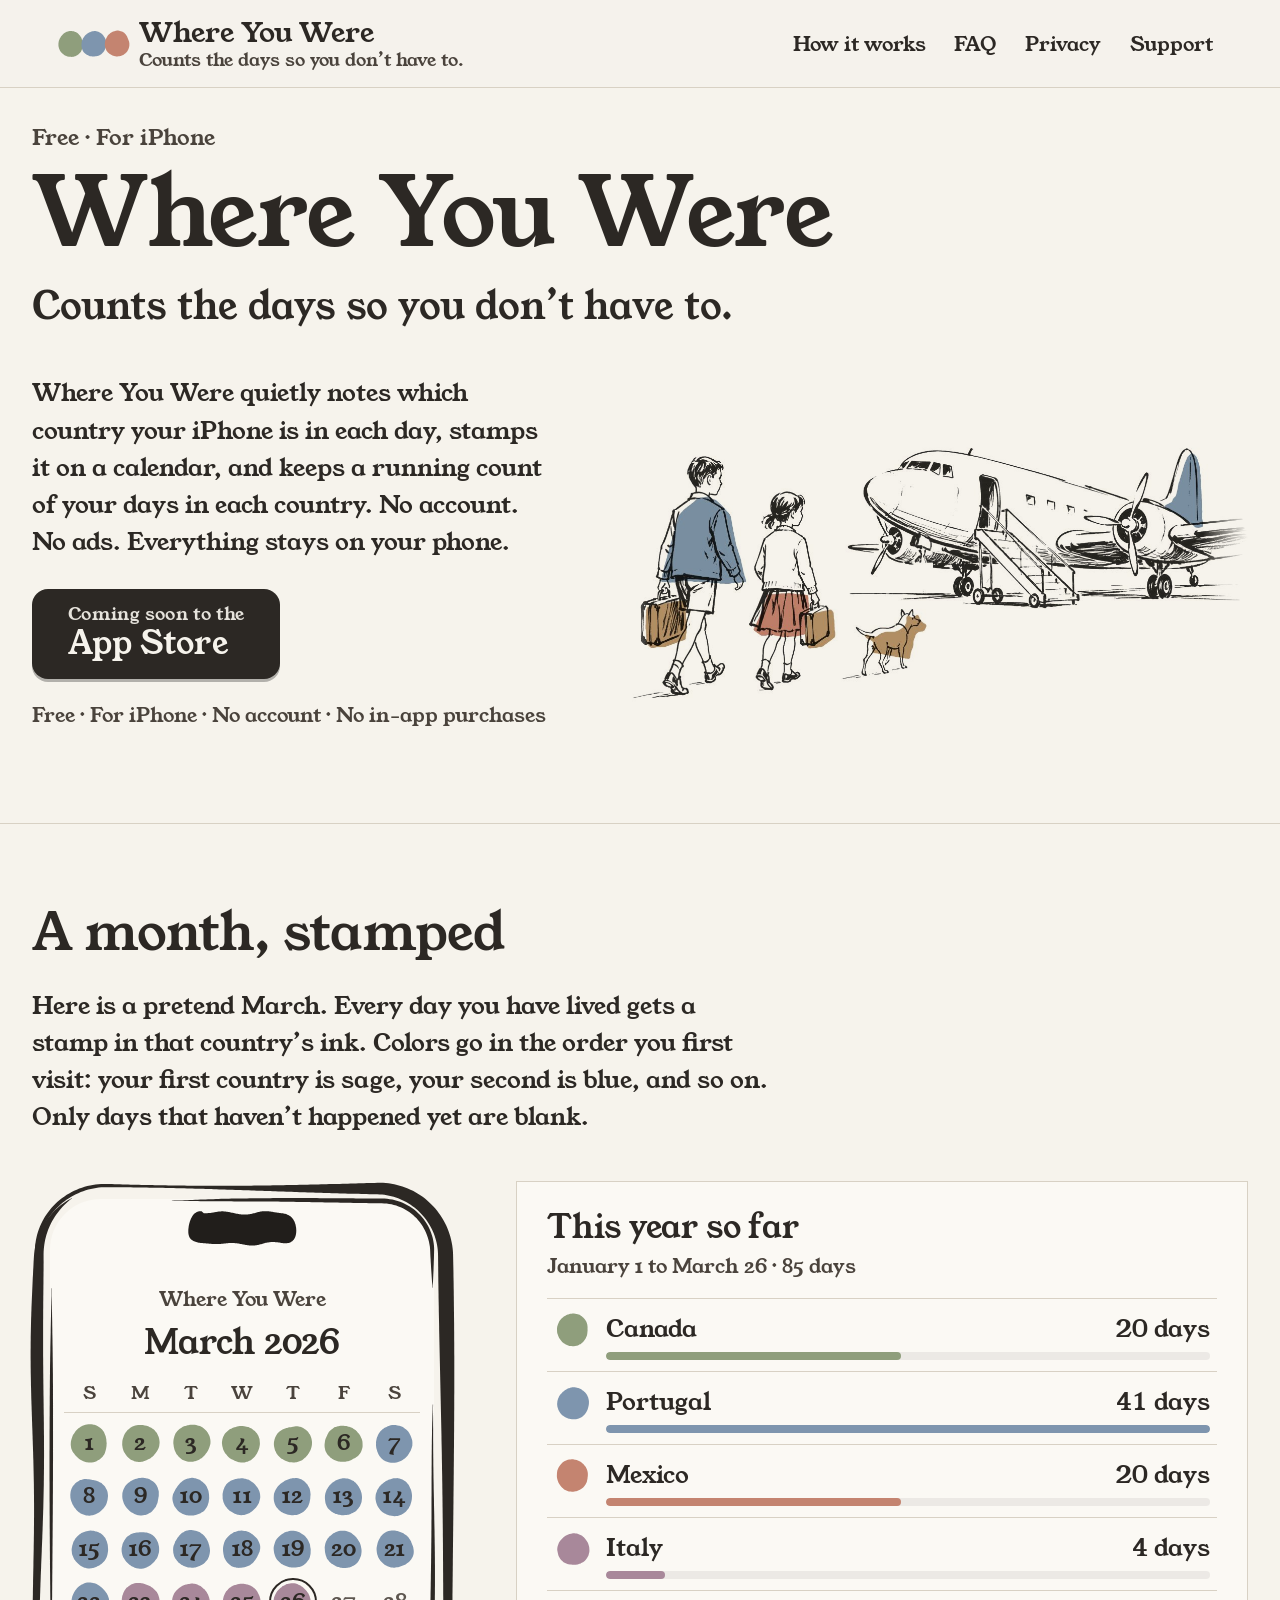
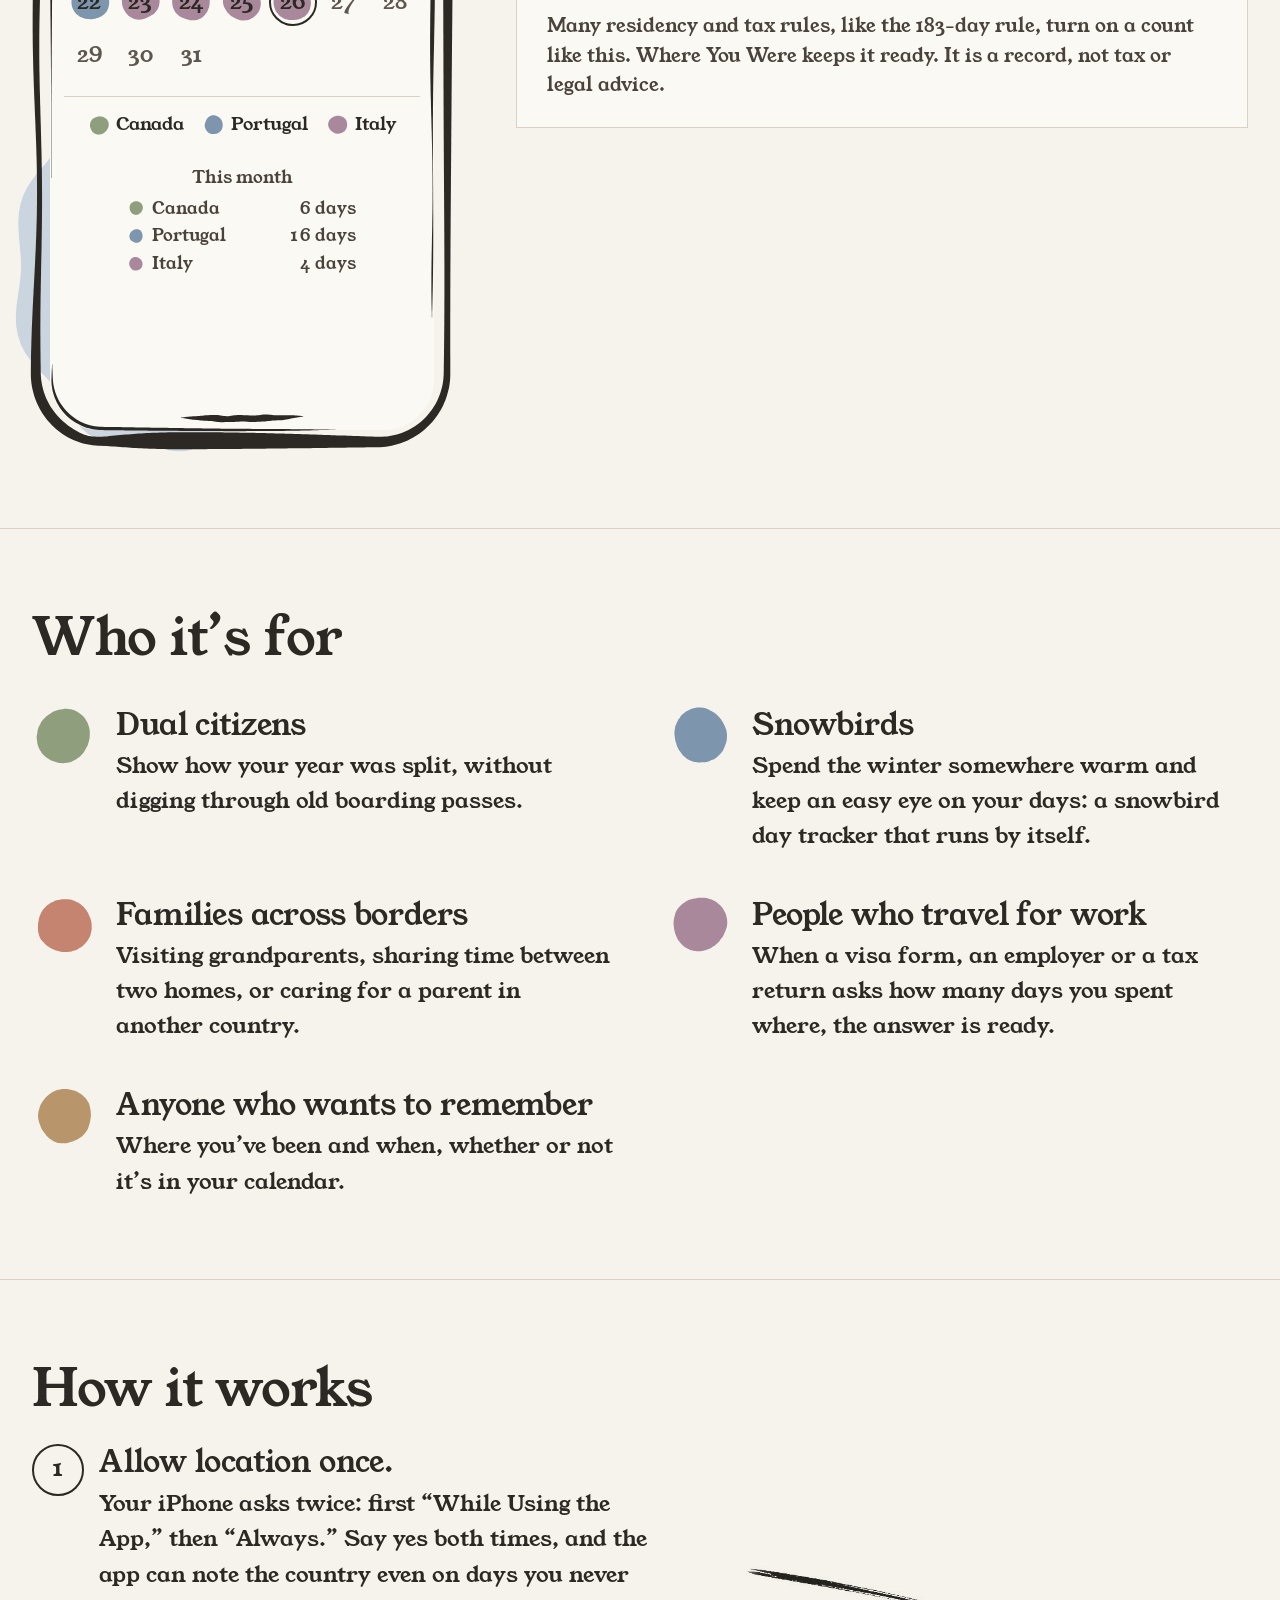
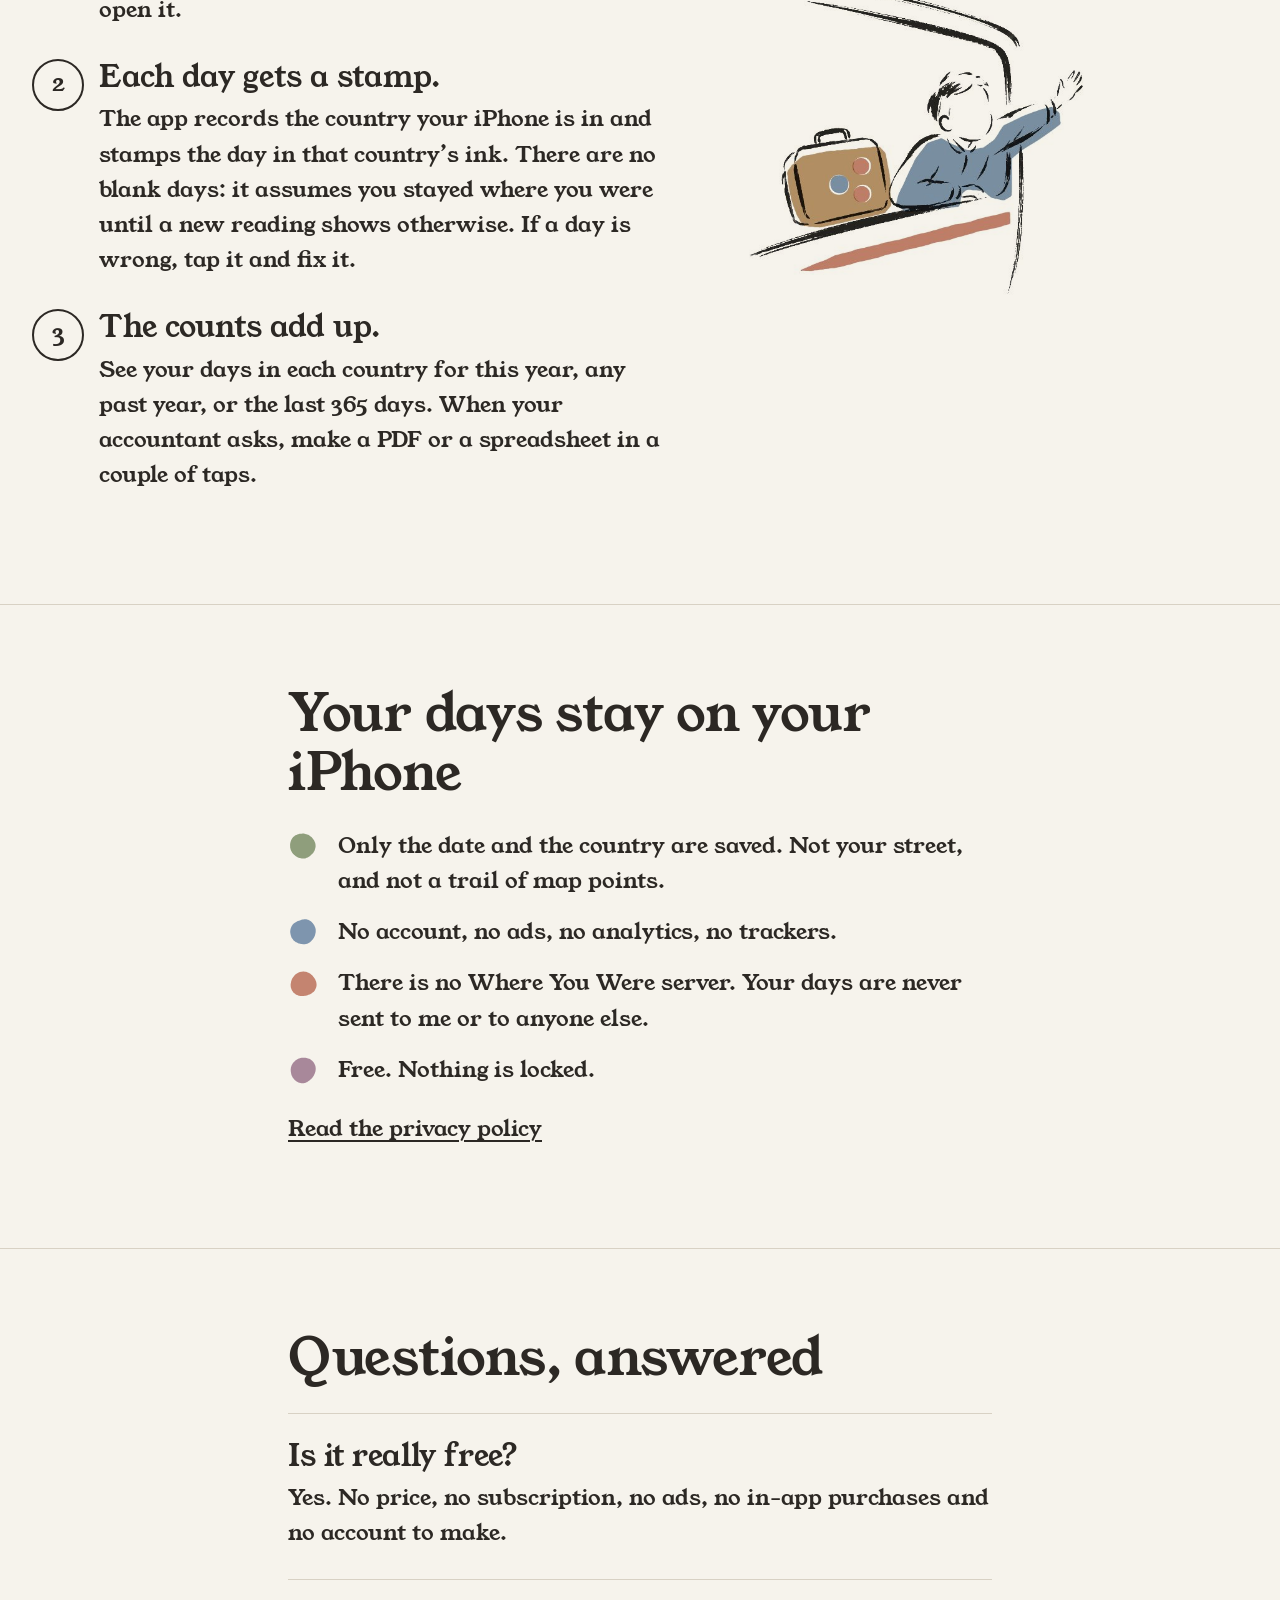
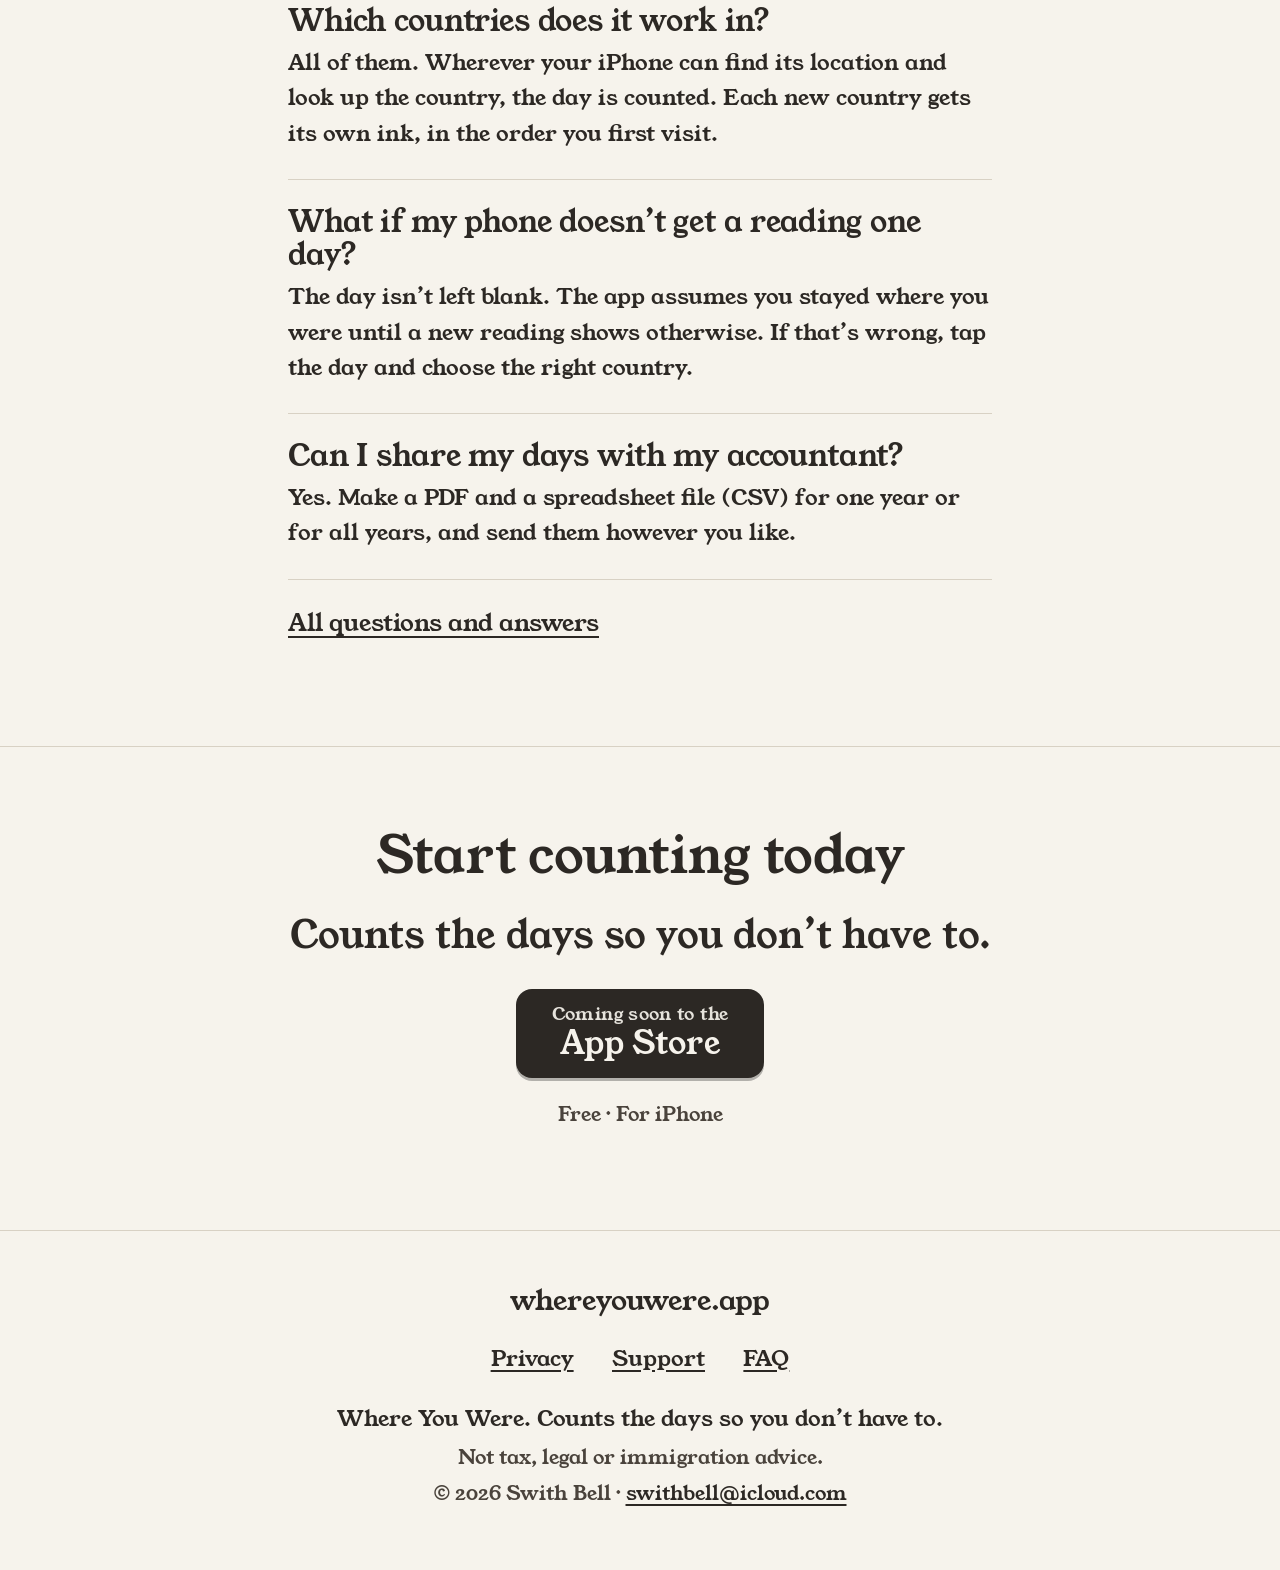
<file: index.html>
<!DOCTYPE html>
<html lang="en">
<head>
  <meta charset="utf-8">
  <meta name="viewport" content="width=device-width, initial-scale=1">
  <title>Where You Were: count your days in each country, for iPhone</title>
  <meta name="description" content="Where You Were is a free app for iPhone that quietly counts the days you spend in each country. A private travel day counter and snowbird day tracker for the 183-day rule, dual citizens and families across borders. No account. Everything stays on your iPhone.">
  <meta name="keywords" content="count days in each country, days in country tracker, 183-day rule, snowbird day tracker, travel day counter, residency day counter, dual citizen, For iPhone">
  <link rel="canonical" href="https://whereyouwere.app/">
  <meta property="og:title" content="Where You Were · Counts the days so you don&rsquo;t have to.">
  <meta property="og:description" content="A free app for iPhone that counts your days in each country. No account. Everything stays on your iPhone.">
  <meta property="og:url" content="https://whereyouwere.app/">
  <meta property="og:type" content="website">
  <meta property="og:image" content="https://whereyouwere.app/images/kids-boarding.jpg">
  <meta name="color-scheme" content="light">
  <meta name="theme-color" content="#F6F3EC">
  <link rel="icon" href="favicon.svg" type="image/svg+xml">
  <link rel="stylesheet" href="styles.css">
</head>
<body>
  <a class="skip" href="#main">Skip to content</a>

  <header class="site-header">
    <div class="inner">
      <a class="brand" href="#top">
        <span class="brand-mark" aria-hidden="true">
          <span class="stamp-icon nudgeable" data-ink="#8F9E7C" data-seed="11"></span><span class="stamp-icon nudgeable" data-ink="#7E95AE" data-seed="12"></span><span class="stamp-icon nudgeable" data-ink="#C48470" data-seed="13"></span>
        </span>
        <span class="brand-text">
          <span class="brand-name">Where You Were</span>
          <span class="brand-tag">Counts the days so you don&rsquo;t have to.</span>
        </span>
      </a>
      <nav class="site-nav" aria-label="Main">
        <a href="#how">How it works</a>
        <a href="faq.html">FAQ</a>
        <a href="privacy.html">Privacy</a>
        <a href="support.html">Support</a>
      </nav>
    </div>
  </header>

  <main id="main">
    <!-- ============ HERO ============ -->
    <section class="section hero" id="top">
      <div class="wrap hero-grid">
        <div class="hero-text">
          <p class="eyebrow">Free &middot; For iPhone</p>
          <h1>Where You Were</h1>
          <p class="tagline">Counts the days so you don&rsquo;t have to.</p>
        </div>
        <figure class="hero-art">
          <img src="images/kids-boarding.jpg" width="1280" height="720"
               alt="A brush-ink drawing of a boy and a girl, each carrying a small suitcase, walking with their dog toward a 1950s propeller airliner with boarding stairs at its open door.">
        </figure>
        <div class="hero-more">
          <p class="lede"><em>Where You Were</em> quietly notes which country your iPhone is in each day, stamps it on a calendar, and keeps a running count of your days in each country. No account. No ads. Everything stays on your phone.</p>
          <div class="cta-row">
            <span class="store-btn is-soon" data-store-btn><small>Coming soon to the</small>App Store</span>
          </div>
          <p class="plain-facts">Free &middot; For iPhone &middot; No account &middot; No in-app purchases</p>
        </div>
      </div>
    </section>

    <!-- ============ INTERACTIVE MONTH ============ -->
    <section class="section month" aria-labelledby="month-h">
      <div class="wrap">
        <div class="section-head">
          <h2 id="month-h">A month, stamped</h2>
          <p>Here is a pretend March. Every day you have lived gets a stamp in that country&rsquo;s ink. Colors go in the order you first visit: your first country is sage, your second is blue, and so on. Only days that haven&rsquo;t happened yet are blank.</p>
        </div>

        <div class="month-grid">
          <div class="phone-col">
            <div class="iphone">
              <!-- the phone is drawn, not rendered: a loose ink outline over a flat off-register patch -->
              <svg class="phone-patch" viewBox="0 0 715 1476" aria-hidden="true" focusable="false"><path d="M418.2 1163.7 L420.3 1178.9 L422.1 1194.3 L423.4 1209.7 L423.9 1225.3 L423.5 1240.7 L422.3 1256.1 L420.3 1271.2 L417.6 1286.0 L414.3 1300.7 L410.6 1315.1 L406.4 1329.3 L401.7 1343.2 L396.4 1356.7 L390.5 1369.7 L383.8 1382.0 L376.3 1393.5 L368.2 1404.1 L359.5 1413.9 L350.4 1423.0 L341.1 1431.5 L331.6 1439.7 L322.1 1447.7 L312.4 1455.5 L302.4 1462.9 L292.1 1469.6 L281.4 1475.2 L270.2 1479.2 L258.7 1481.4 L246.9 1481.7 L235.0 1480.3 L223.3 1477.6 L211.8 1474.3 L200.5 1471.0 L189.4 1468.3 L178.3 1466.6 L167.0 1466.0 L155.4 1466.0 L143.4 1466.1 L131.1 1465.5 L118.9 1463.3 L106.9 1459.0 L95.6 1452.2 L85.3 1443.0 L76.0 1431.8 L67.6 1419.3 L60.0 1406.3 L52.5 1393.5 L44.8 1381.4 L36.5 1370.1 L27.3 1359.5 L17.4 1349.1 L7.2 1338.3 L-2.8 1326.7 L-11.8 1313.8 L-19.1 1299.4 L-24.2 1283.8 L-27.0 1267.3 L-27.5 1250.4 L-26.3 1233.5 L-24.1 1217.0 L-21.6 1201.2 L-19.7 1185.8 L-18.7 1170.7 L-18.9 1155.6 L-20.0 1140.1 L-21.6 1124.2 L-22.9 1107.9 L-23.4 1091.4 L-22.3 1075.2 L-19.4 1059.7 L-14.6 1045.2 L-8.0 1032.0 L-0.3 1020.1 L8.3 1009.2 L17.0 998.8 L25.5 988.6 L33.6 978.2 L41.2 967.2 L48.6 955.6 L56.0 943.6 L63.8 931.6 L72.2 920.2 L81.4 909.9 L91.6 901.2 L102.5 894.3 L114.2 889.5 L126.3 886.7 L138.7 885.6 L151.1 885.8 L163.4 887.0 L175.6 888.9 L187.6 891.2 L199.4 893.7 L211.2 896.4 L222.8 899.2 L234.4 902.3 L245.9 905.9 L257.4 910.0 L268.8 914.9 L279.9 920.7 L290.8 927.5 L301.3 935.4 L311.4 944.3 L320.9 954.3 L329.8 965.1 L338.1 976.5 L346.1 988.4 L353.7 1000.4 L361.1 1012.5 L368.6 1024.5 L376.2 1036.4 L383.9 1048.5 L391.6 1060.8 L399.1 1073.6 L406.2 1087.0 L412.4 1101.1 L417.6 1115.9 L421.5 1131.2 L424.0 1146.9Z"/></svg>
              <div class="iphone-screen">
                <div class="status" aria-hidden="true"></div>
                <p class="app-name">Where You Were</p>
                <p class="app-month">March 2026</p>
                <div class="weekdays" aria-hidden="true"><span>S</span><span>M</span><span>T</span><span>W</span><span>T</span><span>F</span><span>S</span></div>
                <div class="cal mode-grow" id="cal" aria-label="Sample calendar for March 2026"></div>
                <ul class="app-key" id="app-key" aria-label="Key"></ul>
                <div class="this-month">
                  <p class="this-month-head">This month</p>
                  <ul id="month-list" aria-label="Days this month"></ul>
                </div>
              </div>
              <svg class="phone-ink" viewBox="0 0 715 1476" aria-hidden="true" focusable="false">
                <g class="frame"><path d="M5.9 128.7 L6.2 124.1 L6.8 119.5 L7.5 114.9 L8.3 110.3 L9.3 105.8 L10.5 101.3 L11.8 96.9 L13.2 92.5 L14.9 88.2 L16.6 84.0 L18.5 79.8 L20.6 75.7 L22.8 71.7 L25.1 67.8 L27.6 63.9 L30.2 60.2 L32.9 56.6 L35.8 53.0 L38.8 49.6 L41.9 46.3 L45.1 43.2 L48.5 40.1 L51.9 37.2 L55.5 34.4 L59.2 31.7 L62.9 29.2 L66.8 26.9 L70.7 24.6 L74.7 22.6 L78.8 20.7 L83.0 18.9 L87.2 17.3 L91.5 15.9 L95.8 14.6 L100.2 13.5 L104.6 12.6 L109.0 11.8 L113.5 11.2 L118.0 10.8 L122.5 10.6 L127.0 10.5 L131.6 10.5 L136.1 10.5 L140.7 10.6 L145.3 10.6 L149.8 10.6 L154.4 10.7 L158.9 10.7 L163.5 10.8 L168.1 10.8 L172.6 10.9 L177.2 10.9 L181.8 11.0 L186.3 11.0 L190.9 11.1 L195.5 11.2 L200.0 11.3 L204.6 11.3 L209.1 11.4 L213.7 11.5 L218.3 11.6 L222.8 11.7 L227.4 11.8 L232.0 11.9 L236.5 12.0 L241.1 12.1 L245.7 12.2 L250.2 12.3 L254.8 12.4 L259.4 12.5 L263.9 12.7 L268.5 12.8 L273.0 12.9 L277.6 13.0 L282.2 13.2 L286.7 13.3 L291.3 13.4 L295.9 13.6 L300.4 13.7 L305.0 13.8 L309.6 14.0 L314.1 14.1 L318.7 14.3 L323.2 14.4 L327.8 14.6 L332.4 14.7 L336.9 14.9 L341.5 15.0 L346.1 15.2 L350.6 15.3 L355.2 15.5 L359.8 15.6 L364.3 15.8 L368.9 15.9 L373.4 16.1 L378.0 16.3 L382.6 16.4 L387.1 16.6 L391.7 16.7 L396.3 16.9 L400.8 17.1 L405.4 17.2 L410.0 17.4 L414.5 17.5 L419.1 17.7 L423.6 17.9 L428.2 18.0 L432.8 18.2 L437.3 18.3 L441.9 18.5 L446.5 18.6 L451.0 18.8 L455.6 19.0 L460.2 19.1 L464.7 19.3 L469.3 19.4 L473.8 19.6 L478.4 19.7 L483.0 19.9 L487.5 20.0 L492.1 20.1 L496.7 20.3 L501.2 20.4 L505.8 20.6 L510.4 20.7 L514.9 20.8 L519.5 21.0 L524.1 21.1 L528.6 21.2 L533.2 21.3 L537.7 21.5 L542.3 21.6 L546.9 21.7 L551.4 21.8 L556.0 21.9 L560.6 22.0 L565.1 22.2 L569.7 22.3 L574.3 22.4 L578.8 22.5 L583.4 22.6 L587.8 22.6 L592.0 22.8 L596.0 23.1 L600.0 23.6 L604.0 24.2 L607.9 25.0 L611.8 25.9 L615.7 27.0 L619.5 28.2 L623.3 29.5 L627.0 31.0 L630.7 32.7 L634.3 34.4 L637.8 36.3 L641.2 38.4 L644.6 40.5 L647.9 42.8 L651.1 45.2 L654.2 47.8 L657.1 50.4 L660.0 53.2 L662.8 56.0 L665.5 59.0 L668.1 62.0 L670.5 65.2 L672.8 68.4 L675.0 71.8 L677.1 75.2 L679.0 78.7 L680.8 82.2 L682.5 85.8 L684.0 89.5 L685.4 93.2 L686.6 97.0 L687.7 100.9 L688.7 104.7 L689.5 108.6 L690.2 112.6 L690.7 116.5 L691.0 120.5 L691.2 124.5 L691.3 128.8 L691.3 133.3 L691.4 137.8 L691.4 142.4 L691.5 147.0 L691.5 151.5 L691.6 156.1 L691.6 160.7 L691.7 165.2 L691.7 169.8 L691.8 174.3 L691.9 178.9 L691.9 183.5 L692.0 188.0 L692.1 192.6 L692.1 197.2 L692.2 201.7 L692.3 206.3 L692.4 210.9 L692.5 215.4 L692.5 220.0 L692.6 224.5 L692.7 229.1 L692.8 233.7 L692.9 238.2 L693.0 242.8 L693.1 247.4 L693.1 251.9 L693.2 256.5 L693.3 261.1 L693.4 265.6 L693.5 270.2 L693.6 274.7 L693.7 279.3 L693.8 283.9 L693.9 288.4 L694.0 293.0 L694.1 297.6 L694.2 302.1 L694.3 306.7 L694.4 311.3 L694.5 315.8 L694.6 320.4 L694.7 324.9 L694.8 329.5 L694.9 334.1 L695.0 338.6 L695.1 343.2 L695.2 347.8 L695.3 352.3 L695.4 356.9 L695.5 361.5 L695.6 366.0 L695.7 370.6 L695.8 375.1 L695.9 379.7 L696.0 384.3 L696.1 388.8 L696.2 393.4 L696.3 398.0 L696.4 402.5 L696.5 407.1 L696.6 411.7 L696.7 416.2 L696.8 420.8 L696.9 425.4 L697.0 429.9 L697.1 434.5 L697.1 439.0 L697.2 443.6 L697.3 448.2 L697.4 452.7 L697.5 457.3 L697.6 461.9 L697.7 466.4 L697.7 471.0 L697.8 475.6 L697.9 480.1 L698.0 484.7 L698.0 489.2 L698.1 493.8 L698.2 498.4 L698.3 502.9 L698.3 507.5 L698.4 512.1 L698.5 516.6 L698.5 521.2 L698.6 525.8 L698.6 530.3 L698.7 534.9 L698.8 539.4 L698.8 544.0 L698.9 548.6 L698.9 553.1 L699.0 557.7 L699.0 562.3 L699.1 566.8 L699.1 571.4 L699.2 576.0 L699.2 580.5 L699.3 585.1 L699.3 589.6 L699.4 594.2 L699.4 598.8 L699.4 603.3 L699.5 607.9 L699.5 612.5 L699.6 617.0 L699.6 621.6 L699.6 626.2 L699.7 630.7 L699.7 635.3 L699.7 639.9 L699.7 644.4 L699.8 649.0 L699.8 653.5 L699.8 658.1 L699.8 662.7 L699.9 667.2 L699.9 671.8 L699.9 676.4 L699.9 680.9 L700.0 685.5 L700.0 690.1 L700.0 694.6 L700.0 699.2 L700.0 703.7 L700.1 708.3 L700.1 712.9 L700.1 717.4 L700.1 722.0 L700.1 726.6 L700.1 731.1 L700.2 735.7 L700.2 740.3 L700.2 744.8 L700.2 749.4 L700.2 753.9 L700.2 758.5 L700.2 763.1 L700.2 767.6 L700.3 772.2 L700.3 776.8 L700.3 781.3 L700.3 785.9 L700.3 790.5 L700.3 795.0 L700.3 799.6 L700.4 804.1 L700.4 808.7 L700.4 813.3 L700.4 817.8 L700.4 822.4 L700.4 827.0 L700.4 831.5 L700.4 836.1 L700.5 840.7 L700.5 845.2 L700.5 849.8 L700.5 854.3 L700.5 858.9 L700.5 863.5 L700.6 868.0 L700.6 872.6 L700.6 877.2 L700.6 881.7 L700.6 886.3 L700.6 890.9 L700.7 895.4 L700.7 900.0 L700.7 904.6 L700.7 909.1 L700.7 913.7 L700.8 918.2 L700.8 922.8 L700.8 927.4 L700.8 931.9 L700.9 936.5 L700.9 941.1 L700.9 945.6 L700.9 950.2 L701.0 954.8 L701.0 959.3 L701.0 963.9 L701.0 968.4 L701.1 973.0 L701.1 977.6 L701.1 982.1 L701.1 986.7 L701.2 991.3 L701.2 995.8 L701.2 1000.4 L701.2 1005.0 L701.3 1009.5 L701.3 1014.1 L701.3 1018.6 L701.4 1023.2 L701.4 1027.8 L701.4 1032.3 L701.4 1036.9 L701.5 1041.5 L701.5 1046.0 L701.5 1050.6 L701.6 1055.2 L701.6 1059.7 L701.6 1064.3 L701.6 1068.8 L701.7 1073.4 L701.7 1078.0 L701.7 1082.5 L701.7 1087.1 L701.8 1091.7 L701.8 1096.2 L701.8 1100.8 L701.8 1105.4 L701.9 1109.9 L701.9 1114.5 L701.9 1119.0 L701.9 1123.6 L701.9 1128.2 L702.0 1132.7 L702.0 1137.3 L702.0 1141.9 L702.0 1146.4 L702.0 1151.0 L702.0 1155.6 L702.1 1160.1 L702.1 1164.7 L702.1 1169.3 L702.1 1173.8 L702.1 1178.4 L702.1 1182.9 L702.1 1187.5 L702.1 1192.1 L702.1 1196.6 L702.1 1201.2 L702.1 1205.8 L702.1 1210.3 L702.1 1214.9 L702.1 1219.5 L702.0 1224.0 L702.0 1228.6 L702.0 1233.1 L702.0 1237.7 L702.0 1242.3 L702.0 1246.8 L701.9 1251.4 L701.9 1256.0 L701.9 1260.5 L701.9 1265.1 L701.8 1269.7 L701.8 1274.2 L701.7 1278.8 L701.7 1283.3 L701.7 1287.9 L701.6 1292.5 L701.6 1297.0 L701.5 1301.6 L701.5 1306.2 L701.4 1310.7 L701.4 1315.3 L701.3 1319.9 L701.2 1324.4 L701.2 1329.0 L701.1 1333.5 L701.0 1338.1 L701.0 1342.7 L700.9 1347.2 L700.8 1351.7 L700.5 1356.0 L700.1 1360.4 L699.5 1364.7 L698.7 1369.0 L697.7 1373.2 L696.6 1377.4 L695.4 1381.6 L693.9 1385.7 L692.3 1389.7 L690.6 1393.7 L688.7 1397.5 L686.7 1401.4 L684.5 1405.1 L682.1 1408.7 L679.7 1412.2 L677.0 1415.7 L674.3 1419.0 L671.4 1422.2 L668.5 1425.3 L665.4 1428.2 L662.2 1431.1 L658.9 1433.8 L655.4 1436.3 L651.9 1438.8 L648.3 1441.1 L644.7 1443.2 L640.9 1445.2 L637.1 1447.1 L633.2 1448.8 L629.3 1450.3 L625.3 1451.7 L621.2 1452.9 L617.1 1454.0 L613.0 1454.9 L608.9 1455.6 L604.7 1456.2 L600.5 1456.6 L596.4 1456.8 L592.2 1456.9 L587.9 1456.9 L583.4 1456.7 L578.9 1456.5 L574.3 1456.4 L569.7 1456.2 L565.2 1456.1 L560.6 1455.9 L556.1 1455.7 L551.5 1455.6 L546.9 1455.4 L542.4 1455.3 L537.8 1455.1 L533.2 1454.9 L528.7 1454.8 L524.1 1454.6 L519.5 1454.5 L515.0 1454.3 L510.4 1454.1 L505.9 1454.0 L501.3 1453.8 L496.7 1453.7 L492.2 1453.5 L487.6 1453.3 L483.0 1453.2 L478.5 1453.0 L473.9 1452.9 L469.3 1452.7 L464.8 1452.6 L460.2 1452.4 L455.6 1452.3 L451.1 1452.2 L446.5 1452.0 L442.0 1451.9 L437.4 1451.7 L432.8 1451.6 L428.3 1451.5 L423.7 1451.4 L419.1 1451.2 L414.6 1451.1 L410.0 1451.0 L405.4 1450.9 L400.9 1450.7 L396.3 1450.6 L391.8 1450.5 L387.2 1450.4 L382.6 1450.3 L378.1 1450.2 L373.5 1450.1 L368.9 1450.0 L364.4 1449.9 L359.8 1449.9 L355.2 1449.8 L350.7 1449.7 L346.1 1449.6 L341.6 1449.5 L337.0 1449.5 L332.4 1449.4 L327.9 1449.4 L323.3 1449.3 L318.7 1449.3 L314.2 1449.2 L309.6 1449.2 L305.0 1449.1 L300.5 1449.1 L295.9 1449.1 L291.4 1449.0 L286.8 1449.0 L282.2 1449.0 L277.7 1449.0 L273.1 1449.0 L268.5 1449.0 L264.0 1449.0 L259.4 1449.0 L254.8 1449.0 L250.3 1449.0 L245.7 1449.1 L241.2 1449.1 L236.6 1449.2 L232.0 1449.2 L227.5 1449.4 L222.9 1449.5 L218.3 1449.6 L213.8 1449.8 L209.2 1450.0 L204.6 1450.2 L200.1 1450.4 L195.5 1450.6 L190.9 1450.9 L186.4 1451.2 L181.8 1451.5 L177.3 1451.8 L172.7 1452.1 L168.1 1452.5 L163.6 1452.8 L159.0 1453.2 L154.4 1453.6 L149.9 1454.0 L145.3 1454.4 L140.7 1454.8 L136.2 1455.3 L131.6 1455.7 L127.2 1456.2 L122.9 1456.6 L118.7 1456.8 L114.5 1456.9 L110.2 1456.9 L106.0 1456.6 L101.7 1456.2 L97.4 1455.7 L93.2 1455.0 L88.9 1454.1 L84.7 1453.1 L80.4 1451.9 L76.2 1450.6 L72.0 1449.1 L67.9 1447.4 L63.7 1445.6 L59.7 1443.6 L59.3 1444.1 L62.8 1447.0 L66.4 1449.9 L70.1 1452.6 L73.9 1455.1 L77.9 1457.5 L82.0 1459.8 L86.1 1461.8 L90.4 1463.7 L94.7 1465.5 L99.2 1467.0 L103.7 1468.4 L108.2 1469.6 L112.9 1470.6 L117.6 1471.5 L122.3 1472.1 L127.0 1472.6 L131.6 1473.0 L136.2 1473.3 L140.7 1473.6 L145.3 1474.0 L149.9 1474.3 L154.4 1474.6 L159.0 1474.9 L163.6 1475.2 L168.1 1475.5 L172.7 1475.8 L177.3 1476.0 L181.8 1476.2 L186.4 1476.5 L190.9 1476.7 L195.5 1476.9 L200.1 1477.1 L204.6 1477.2 L209.2 1477.4 L213.8 1477.5 L218.3 1477.6 L222.9 1477.7 L227.5 1477.8 L232.0 1477.9 L236.6 1477.9 L241.2 1478.0 L245.7 1478.0 L250.3 1478.0 L254.8 1478.0 L259.4 1478.0 L264.0 1478.0 L268.5 1477.9 L273.1 1477.9 L277.7 1477.9 L282.2 1477.9 L286.8 1477.9 L291.4 1477.9 L295.9 1477.9 L300.5 1477.8 L305.0 1477.8 L309.6 1477.8 L314.2 1477.8 L318.7 1477.7 L323.3 1477.7 L327.9 1477.7 L332.4 1477.6 L337.0 1477.6 L341.6 1477.6 L346.1 1477.5 L350.7 1477.5 L355.2 1477.5 L359.8 1477.4 L364.4 1477.4 L368.9 1477.3 L373.5 1477.3 L378.1 1477.3 L382.6 1477.2 L387.2 1477.2 L391.8 1477.1 L396.3 1477.1 L400.9 1477.0 L405.4 1477.0 L410.0 1476.9 L414.6 1476.9 L419.1 1476.8 L423.7 1476.8 L428.3 1476.7 L432.8 1476.7 L437.4 1476.6 L442.0 1476.6 L446.5 1476.5 L451.1 1476.4 L455.6 1476.4 L460.2 1476.3 L464.8 1476.3 L469.3 1476.2 L473.9 1476.2 L478.5 1476.1 L483.0 1476.0 L487.6 1476.0 L492.2 1475.9 L496.7 1475.9 L501.3 1475.8 L505.9 1475.7 L510.4 1475.7 L515.0 1475.6 L519.5 1475.6 L524.1 1475.5 L528.7 1475.4 L533.2 1475.4 L537.8 1475.3 L542.4 1475.3 L546.9 1475.2 L551.5 1475.1 L556.1 1475.1 L560.6 1475.0 L565.2 1475.0 L569.7 1474.9 L574.3 1474.8 L578.9 1474.8 L583.4 1474.7 L588.1 1474.7 L592.9 1474.5 L597.7 1474.2 L602.5 1473.7 L607.3 1473.0 L612.1 1472.1 L616.8 1471.0 L621.5 1469.7 L626.1 1468.3 L630.7 1466.7 L635.2 1464.9 L639.6 1463.0 L644.0 1460.8 L648.2 1458.5 L652.4 1456.1 L656.5 1453.5 L660.4 1450.7 L664.3 1447.8 L668.0 1444.8 L671.6 1441.6 L675.1 1438.2 L678.5 1434.8 L681.7 1431.2 L684.8 1427.5 L687.7 1423.6 L690.5 1419.7 L693.1 1415.7 L695.6 1411.5 L697.9 1407.3 L700.1 1403.0 L702.0 1398.6 L703.9 1394.2 L705.5 1389.7 L706.9 1385.1 L708.2 1380.4 L709.3 1375.8 L710.3 1371.1 L711.0 1366.3 L711.6 1361.5 L711.9 1356.7 L712.1 1352.0 L712.1 1347.3 L712.1 1342.7 L712.1 1338.1 L712.1 1333.5 L712.1 1329.0 L712.1 1324.4 L712.1 1319.9 L712.0 1315.3 L712.0 1310.7 L712.0 1306.2 L712.0 1301.6 L712.0 1297.0 L712.0 1292.5 L712.0 1287.9 L712.0 1283.3 L712.0 1278.8 L712.0 1274.2 L712.0 1269.7 L712.0 1265.1 L712.0 1260.5 L712.0 1256.0 L712.0 1251.4 L712.0 1246.8 L712.1 1242.3 L712.1 1237.7 L712.1 1233.1 L712.1 1228.6 L712.1 1224.0 L712.1 1219.5 L712.1 1214.9 L712.1 1210.3 L712.1 1205.8 L712.2 1201.2 L712.2 1196.6 L712.2 1192.1 L712.2 1187.5 L712.2 1182.9 L712.2 1178.4 L712.3 1173.8 L712.3 1169.3 L712.3 1164.7 L712.3 1160.1 L712.4 1155.6 L712.4 1151.0 L712.4 1146.4 L712.4 1141.9 L712.4 1137.3 L712.5 1132.7 L712.5 1128.2 L712.5 1123.6 L712.5 1119.0 L712.6 1114.5 L712.6 1109.9 L712.6 1105.4 L712.7 1100.8 L712.7 1096.2 L712.7 1091.7 L712.7 1087.1 L712.8 1082.5 L712.8 1078.0 L712.8 1073.4 L712.9 1068.8 L712.9 1064.3 L712.9 1059.7 L713.0 1055.2 L713.0 1050.6 L713.0 1046.0 L713.1 1041.5 L713.1 1036.9 L713.1 1032.3 L713.2 1027.8 L713.2 1023.2 L713.2 1018.6 L713.2 1014.1 L713.3 1009.5 L713.3 1005.0 L713.4 1000.4 L713.4 995.8 L713.4 991.3 L713.5 986.7 L713.5 982.1 L713.5 977.6 L713.6 973.0 L713.6 968.4 L713.6 963.9 L713.7 959.3 L713.7 954.8 L713.7 950.2 L713.8 945.6 L713.8 941.1 L713.8 936.5 L713.9 931.9 L713.9 927.4 L713.9 922.8 L714.0 918.2 L714.0 913.7 L714.1 909.1 L714.1 904.6 L714.1 900.0 L714.2 895.4 L714.2 890.9 L714.2 886.3 L714.3 881.7 L714.3 877.2 L714.3 872.6 L714.4 868.0 L714.4 863.5 L714.5 858.9 L714.5 854.3 L714.5 849.8 L714.6 845.2 L714.6 840.7 L714.6 836.1 L714.7 831.5 L714.7 827.0 L714.8 822.4 L714.8 817.8 L714.8 813.3 L714.9 808.7 L714.9 804.1 L715.0 799.6 L715.0 795.0 L715.0 790.5 L715.1 785.9 L715.1 781.3 L715.2 776.8 L715.2 772.2 L715.2 767.6 L715.3 763.1 L715.3 758.5 L715.4 753.9 L715.4 749.4 L715.5 744.8 L715.5 740.3 L715.5 735.7 L715.6 731.1 L715.6 726.6 L715.7 722.0 L715.7 717.4 L715.8 712.9 L715.8 708.3 L715.8 703.7 L715.9 699.2 L715.9 694.6 L716.0 690.1 L716.0 685.5 L716.1 680.9 L716.1 676.4 L716.2 671.8 L716.2 667.2 L716.3 662.7 L716.3 658.1 L716.4 653.5 L716.4 649.0 L716.4 644.4 L716.5 639.9 L716.5 635.3 L716.6 630.7 L716.6 626.2 L716.7 621.6 L716.7 617.0 L716.8 612.5 L716.8 607.9 L716.9 603.3 L716.9 598.8 L717.0 594.2 L717.0 589.6 L717.1 585.1 L717.1 580.5 L717.2 576.0 L717.2 571.4 L717.3 566.8 L717.3 562.3 L717.4 557.7 L717.4 553.1 L717.5 548.6 L717.5 544.0 L717.5 539.4 L717.6 534.9 L717.6 530.3 L717.7 525.8 L717.7 521.2 L717.8 516.6 L717.8 512.1 L717.9 507.5 L717.9 502.9 L718.0 498.4 L718.0 493.8 L718.0 489.2 L718.1 484.7 L718.1 480.1 L718.2 475.6 L718.2 471.0 L718.2 466.4 L718.3 461.9 L718.3 457.3 L718.4 452.7 L718.4 448.2 L718.4 443.6 L718.5 439.0 L718.5 434.5 L718.5 429.9 L718.6 425.4 L718.6 420.8 L718.6 416.2 L718.6 411.7 L718.7 407.1 L718.7 402.5 L718.7 398.0 L718.7 393.4 L718.8 388.8 L718.8 384.3 L718.8 379.7 L718.8 375.1 L718.8 370.6 L718.8 366.0 L718.9 361.5 L718.9 356.9 L718.9 352.3 L718.9 347.8 L718.9 343.2 L718.9 338.6 L718.9 334.1 L718.9 329.5 L718.9 324.9 L718.9 320.4 L718.9 315.8 L718.9 311.3 L718.9 306.7 L718.9 302.1 L718.9 297.6 L718.8 293.0 L718.8 288.4 L718.8 283.9 L718.8 279.3 L718.8 274.7 L718.7 270.2 L718.7 265.6 L718.7 261.1 L718.7 256.5 L718.6 251.9 L718.6 247.4 L718.6 242.8 L718.5 238.2 L718.5 233.7 L718.4 229.1 L718.4 224.5 L718.3 220.0 L718.3 215.4 L718.2 210.9 L718.2 206.3 L718.1 201.7 L718.1 197.2 L718.0 192.6 L718.0 188.0 L717.9 183.5 L717.8 178.9 L717.8 174.3 L717.7 169.8 L717.6 165.2 L717.5 160.7 L717.5 156.1 L717.4 151.5 L717.3 147.0 L717.2 142.4 L717.1 137.8 L717.0 133.3 L716.9 128.7 L716.8 123.9 L716.5 118.9 L716.0 114.0 L715.3 109.0 L714.4 104.1 L713.3 99.3 L712.1 94.5 L710.6 89.7 L709.0 85.1 L707.2 80.5 L705.2 75.9 L703.0 71.5 L700.7 67.1 L698.2 62.9 L695.5 58.7 L692.7 54.7 L689.7 50.8 L686.6 47.0 L683.4 43.3 L680.0 39.8 L676.4 36.4 L672.8 33.1 L669.0 30.0 L665.1 27.0 L661.1 24.2 L657.0 21.6 L652.8 19.1 L648.5 16.8 L644.2 14.7 L639.7 12.7 L635.2 10.9 L630.6 9.3 L626.0 7.9 L621.4 6.6 L616.6 5.5 L611.9 4.7 L607.1 4.0 L602.3 3.4 L597.5 3.1 L592.7 3.0 L588.0 3.0 L583.4 3.2 L578.8 3.3 L574.3 3.4 L569.7 3.6 L565.1 3.7 L560.6 3.8 L556.0 4.0 L551.4 4.1 L546.9 4.2 L542.3 4.4 L537.7 4.5 L533.2 4.6 L528.6 4.7 L524.1 4.9 L519.5 5.0 L514.9 5.1 L510.4 5.2 L505.8 5.3 L501.2 5.5 L496.7 5.6 L492.1 5.7 L487.5 5.8 L483.0 5.9 L478.4 6.0 L473.8 6.1 L469.3 6.2 L464.7 6.3 L460.2 6.4 L455.6 6.5 L451.0 6.6 L446.5 6.7 L441.9 6.8 L437.3 6.9 L432.8 7.0 L428.2 7.1 L423.6 7.2 L419.1 7.2 L414.5 7.3 L410.0 7.4 L405.4 7.5 L400.8 7.5 L396.3 7.6 L391.7 7.6 L387.1 7.7 L382.6 7.8 L378.0 7.8 L373.4 7.9 L368.9 7.9 L364.3 7.9 L359.8 8.0 L355.2 8.0 L350.6 8.0 L346.1 8.1 L341.5 8.1 L336.9 8.1 L332.4 8.1 L327.8 8.1 L323.2 8.1 L318.7 8.1 L314.1 8.1 L309.6 8.1 L305.0 8.1 L300.4 8.1 L295.9 8.1 L291.3 8.1 L286.7 8.1 L282.2 8.0 L277.6 8.0 L273.0 8.0 L268.5 7.9 L263.9 7.9 L259.4 7.8 L254.8 7.8 L250.2 7.7 L245.7 7.7 L241.1 7.6 L236.5 7.6 L232.0 7.5 L227.4 7.4 L222.8 7.3 L218.3 7.3 L213.7 7.2 L209.1 7.1 L204.6 7.0 L200.0 6.9 L195.5 6.8 L190.9 6.7 L186.3 6.6 L181.8 6.5 L177.2 6.4 L172.6 6.3 L168.1 6.2 L163.5 6.1 L158.9 5.9 L154.4 5.8 L149.8 5.7 L145.3 5.6 L140.7 5.4 L136.1 5.3 L131.6 5.2 L127.0 5.0 L122.3 5.0 L117.6 5.1 L112.8 5.4 L108.1 6.0 L103.4 6.7 L98.8 7.5 L94.1 8.6 L89.5 9.8 L85.0 11.3 L80.5 12.9 L76.1 14.7 L71.7 16.6 L67.5 18.7 L63.3 21.1 L59.2 23.5 L55.2 26.2 L51.3 29.0 L47.5 31.9 L43.9 35.0 L40.3 38.3 L37.0 41.7 L33.7 45.2 L30.6 48.8 L27.7 52.6 L24.9 56.5 L22.2 60.6 L19.8 64.7 L17.5 68.9 L15.4 73.2 L13.5 77.6 L11.7 82.0 L10.2 86.6 L8.8 91.2 L7.7 95.8 L6.7 100.5 L6.0 105.2 L5.4 109.9 L5.1 114.6 L5.0 119.4 L5.1 124.1 L5.3 128.7Z"/><path d="M177.3 1467.2 L172.7 1466.8 L168.1 1466.3 L163.6 1465.8 L159.0 1465.3 L154.4 1464.9 L149.9 1464.4 L145.3 1464.0 L140.7 1463.6 L136.2 1463.2 L131.6 1462.8 L127.1 1462.4 L122.7 1462.0 L118.3 1461.4 L114.0 1460.7 L109.8 1459.8 L105.6 1458.8 L101.4 1457.6 L97.3 1456.3 L93.2 1454.9 L89.2 1453.3 L85.3 1451.6 L81.4 1449.8 L77.6 1447.8 L73.9 1445.7 L70.2 1443.5 L66.6 1441.2 L63.1 1438.8 L59.7 1436.2 L56.4 1433.5 L53.2 1430.8 L50.0 1427.9 L47.0 1424.9 L44.1 1421.8 L41.2 1418.6 L38.5 1415.3 L36.0 1411.9 L33.5 1408.3 L31.2 1404.7 L29.1 1401.0 L27.1 1397.2 L25.2 1393.4 L23.4 1389.4 L21.9 1385.4 L20.4 1381.4 L19.2 1377.3 L18.1 1373.1 L17.1 1368.9 L16.4 1364.6 L15.7 1360.3 L15.3 1356.0 L15.0 1351.7 L14.9 1347.3 L14.8 1342.7 L14.8 1338.2 L14.7 1333.6 L14.6 1329.0 L14.6 1324.5 L14.5 1319.9 L14.5 1315.3 L14.4 1310.8 L14.4 1306.2 L14.3 1301.7 L14.3 1297.1 L14.3 1292.5 L14.3 1288.0 L14.2 1283.4 L14.2 1278.8 L14.2 1274.3 L14.2 1269.7 L14.2 1265.1 L14.3 1260.6 L14.3 1256.0 L14.3 1251.5 L14.3 1246.9 L14.4 1242.3 L14.4 1237.8 L14.5 1233.2 L14.5 1228.6 L14.6 1224.1 L14.6 1219.5 L14.7 1214.9 L14.8 1210.4 L14.9 1205.8 L14.9 1201.3 L15.0 1196.7 L15.1 1192.1 L15.2 1187.6 L15.3 1183.0 L15.4 1178.4 L15.4 1173.9 L15.5 1169.3 L15.6 1164.7 L15.7 1160.2 L15.8 1155.6 L15.9 1151.1 L16.0 1146.5 L16.1 1141.9 L16.2 1137.4 L16.3 1132.8 L16.3 1128.2 L16.4 1123.7 L16.5 1119.1 L16.6 1114.5 L16.6 1110.0 L16.7 1105.4 L16.8 1100.9 L16.8 1096.3 L16.9 1091.7 L16.9 1087.2 L17.0 1082.6 L17.0 1078.0 L17.0 1073.5 L17.1 1068.9 L17.1 1064.3 L17.1 1059.8 L17.1 1055.2 L17.1 1050.6 L17.1 1046.1 L17.1 1041.5 L17.1 1037.0 L17.0 1032.4 L17.0 1027.8 L17.0 1023.3 L16.9 1018.7 L16.9 1014.1 L16.8 1009.6 L16.8 1005.0 L16.7 1000.4 L16.6 995.9 L16.5 991.3 L16.4 986.8 L16.4 982.2 L16.3 977.6 L16.2 973.1 L16.1 968.5 L15.9 963.9 L15.8 959.4 L15.7 954.8 L15.6 950.2 L15.5 945.7 L15.3 941.1 L15.2 936.6 L15.1 932.0 L15.0 927.4 L14.8 922.9 L14.7 918.3 L14.6 913.7 L14.4 909.2 L14.3 904.6 L14.2 900.0 L14.1 895.5 L13.9 890.9 L13.8 886.4 L13.7 881.8 L13.6 877.2 L13.5 872.7 L13.3 868.1 L13.2 863.5 L13.1 859.0 L13.0 854.4 L12.9 849.8 L12.9 845.3 L12.8 840.7 L12.7 836.1 L12.6 831.6 L12.6 827.0 L12.5 822.5 L12.5 817.9 L12.4 813.3 L12.4 808.8 L12.4 804.2 L12.4 799.6 L12.4 795.1 L12.4 790.5 L12.4 785.9 L12.4 781.4 L12.4 776.8 L12.4 772.3 L12.5 767.7 L12.5 763.1 L12.6 758.6 L12.6 754.0 L12.7 749.4 L12.8 744.9 L12.9 740.3 L13.0 735.7 L13.1 731.2 L13.2 726.6 L13.3 722.1 L13.4 717.5 L13.5 712.9 L13.7 708.4 L13.8 703.8 L14.0 699.2 L14.1 694.7 L14.3 690.1 L14.4 685.5 L14.6 681.0 L14.8 676.4 L14.9 671.9 L15.1 667.3 L15.3 662.7 L15.5 658.2 L15.6 653.6 L15.8 649.0 L16.0 644.5 L16.2 639.9 L16.4 635.3 L16.6 630.8 L16.7 626.2 L16.9 621.7 L17.1 617.1 L17.3 612.5 L17.5 608.0 L17.6 603.4 L17.8 598.8 L18.0 594.3 L18.1 589.7 L18.3 585.1 L18.4 580.6 L18.6 576.0 L18.7 571.4 L18.9 566.9 L19.0 562.3 L19.2 557.8 L19.3 553.2 L19.4 548.6 L19.5 544.1 L19.6 539.5 L19.7 534.9 L19.8 530.4 L19.9 525.8 L20.0 521.2 L20.1 516.7 L20.1 512.1 L20.2 507.6 L20.2 503.0 L20.3 498.4 L20.3 493.9 L20.4 489.3 L20.4 484.7 L20.4 480.2 L20.4 475.6 L20.5 471.0 L20.5 466.5 L20.5 461.9 L20.5 457.4 L20.4 452.8 L20.4 448.2 L20.4 443.7 L20.4 439.1 L20.4 434.5 L20.3 430.0 L20.3 425.4 L20.2 420.8 L20.2 416.3 L20.2 411.7 L20.1 407.2 L20.1 402.6 L20.0 398.0 L19.9 393.5 L19.9 388.9 L19.8 384.3 L19.8 379.8 L19.7 375.2 L19.7 370.6 L19.6 366.1 L19.5 361.5 L19.5 357.0 L19.4 352.4 L19.4 347.8 L19.3 343.3 L19.3 338.7 L19.2 334.1 L19.2 329.6 L19.1 325.0 L19.1 320.4 L19.1 315.9 L19.0 311.3 L19.0 306.7 L19.0 302.2 L18.9 297.6 L18.9 293.1 L18.9 288.5 L18.9 283.9 L18.9 279.4 L18.9 274.8 L18.9 270.2 L18.9 265.7 L18.9 261.1 L18.9 256.5 L18.9 252.0 L18.9 247.4 L18.9 242.9 L18.9 238.3 L19.0 233.7 L19.0 229.2 L19.0 224.6 L19.0 220.0 L19.1 215.5 L19.1 210.9 L19.1 206.3 L19.2 201.8 L19.2 197.2 L19.3 192.7 L19.3 188.1 L19.4 183.5 L19.4 179.0 L19.5 174.4 L19.5 169.8 L19.5 165.3 L19.6 160.7 L19.6 156.1 L19.7 151.6 L19.7 147.0 L19.7 142.5 L19.8 137.9 L19.7 133.3 L19.7 128.8 L19.7 124.5 L19.8 120.3 L20.1 116.2 L20.5 112.0 L21.0 107.9 L21.7 103.8 L22.5 99.7 L23.5 95.6 L24.6 91.6 L25.9 87.6 L27.3 83.6 L28.9 79.7 L30.6 75.8 L32.4 72.0 L34.4 68.3 L36.5 64.6 L38.8 60.9 L41.1 57.4 L43.7 53.9 L46.3 50.5 L49.1 47.2 L52.0 44.0 L55.0 40.9 L58.2 37.9 L61.4 34.9 L64.8 32.1 L68.4 29.4 L68.1 28.9 L64.2 31.1 L60.3 33.3 L56.5 35.7 L52.8 38.2 L49.2 40.9 L45.7 43.7 L42.3 46.7 L39.0 49.8 L35.8 53.0 L32.7 56.4 L29.7 59.9 L26.9 63.5 L24.2 67.3 L21.7 71.1 L19.3 75.1 L17.0 79.1 L14.9 83.3 L13.0 87.5 L11.2 91.9 L9.6 96.3 L8.1 100.8 L6.8 105.3 L5.8 109.9 L4.9 114.6 L4.2 119.3 L3.6 124.1 L3.3 128.7 L3.0 133.3 L2.7 137.9 L2.5 142.5 L2.3 147.0 L2.0 151.6 L1.8 156.1 L1.6 160.7 L1.3 165.3 L1.1 169.8 L0.9 174.4 L0.7 179.0 L0.5 183.5 L0.3 188.1 L0.1 192.7 L-0.1 197.2 L-0.3 201.8 L-0.5 206.3 L-0.7 210.9 L-0.9 215.5 L-1.0 220.0 L-1.2 224.6 L-1.3 229.2 L-1.5 233.7 L-1.6 238.3 L-1.7 242.9 L-1.8 247.4 L-1.9 252.0 L-2.0 256.5 L-2.1 261.1 L-2.2 265.7 L-2.2 270.2 L-2.3 274.8 L-2.3 279.4 L-2.3 283.9 L-2.4 288.5 L-2.4 293.1 L-2.4 297.6 L-2.4 302.2 L-2.3 306.7 L-2.3 311.3 L-2.3 315.9 L-2.2 320.4 L-2.2 325.0 L-2.1 329.6 L-2.0 334.1 L-1.9 338.7 L-1.8 343.3 L-1.8 347.8 L-1.6 352.4 L-1.5 357.0 L-1.4 361.5 L-1.3 366.1 L-1.2 370.6 L-1.0 375.2 L-0.9 379.8 L-0.7 384.3 L-0.6 388.9 L-0.4 393.5 L-0.3 398.0 L-0.1 402.6 L0.0 407.2 L0.2 411.7 L0.3 416.3 L0.5 420.8 L0.7 425.4 L0.8 430.0 L1.0 434.5 L1.1 439.1 L1.3 443.7 L1.4 448.2 L1.6 452.8 L1.7 457.4 L1.9 461.9 L2.0 466.5 L2.1 471.0 L2.3 475.6 L2.4 480.2 L2.5 484.7 L2.6 489.3 L2.7 493.9 L2.8 498.4 L2.9 503.0 L3.0 507.6 L3.1 512.1 L3.2 516.7 L3.2 521.2 L3.3 525.8 L3.3 530.4 L3.4 534.9 L3.4 539.5 L3.4 544.1 L3.5 548.6 L3.5 553.2 L3.5 557.8 L3.5 562.3 L3.5 566.9 L3.5 571.4 L3.4 576.0 L3.4 580.6 L3.4 585.1 L3.3 589.7 L3.3 594.3 L3.3 598.8 L3.2 603.4 L3.1 608.0 L3.1 612.5 L3.0 617.1 L2.9 621.7 L2.9 626.2 L2.8 630.8 L2.7 635.3 L2.6 639.9 L2.5 644.5 L2.4 649.0 L2.4 653.6 L2.3 658.2 L2.2 662.7 L2.1 667.3 L2.0 671.9 L1.9 676.4 L1.8 681.0 L1.8 685.5 L1.7 690.1 L1.6 694.7 L1.5 699.2 L1.5 703.8 L1.4 708.4 L1.3 712.9 L1.3 717.5 L1.2 722.1 L1.2 726.6 L1.2 731.2 L1.1 735.7 L1.1 740.3 L1.1 744.9 L1.1 749.4 L1.1 754.0 L1.1 758.6 L1.1 763.1 L1.1 767.7 L1.2 772.3 L1.2 776.8 L1.2 781.4 L1.3 785.9 L1.3 790.5 L1.4 795.1 L1.5 799.6 L1.6 804.2 L1.7 808.8 L1.8 813.3 L1.9 817.9 L2.0 822.5 L2.1 827.0 L2.2 831.6 L2.4 836.1 L2.5 840.7 L2.7 845.3 L2.8 849.8 L3.0 854.4 L3.1 859.0 L3.3 863.5 L3.5 868.1 L3.6 872.7 L3.8 877.2 L4.0 881.8 L4.2 886.4 L4.4 890.9 L4.6 895.5 L4.7 900.0 L4.9 904.6 L5.1 909.2 L5.3 913.7 L5.5 918.3 L5.7 922.9 L5.9 927.4 L6.0 932.0 L6.2 936.6 L6.4 941.1 L6.6 945.7 L6.7 950.2 L6.9 954.8 L7.1 959.4 L7.2 963.9 L7.4 968.5 L7.5 973.1 L7.6 977.6 L7.8 982.2 L7.9 986.8 L8.0 991.3 L8.1 995.9 L8.2 1000.4 L8.2 1005.0 L8.3 1009.6 L8.4 1014.1 L8.4 1018.7 L8.5 1023.3 L8.5 1027.8 L8.5 1032.4 L8.5 1037.0 L8.6 1041.5 L8.5 1046.1 L8.5 1050.6 L8.5 1055.2 L8.5 1059.8 L8.4 1064.3 L8.3 1068.9 L8.3 1073.5 L8.2 1078.0 L8.1 1082.6 L8.0 1087.2 L7.9 1091.7 L7.7 1096.3 L7.6 1100.9 L7.5 1105.4 L7.3 1110.0 L7.2 1114.5 L7.0 1119.1 L6.8 1123.7 L6.6 1128.2 L6.5 1132.8 L6.3 1137.4 L6.1 1141.9 L5.8 1146.5 L5.6 1151.1 L5.4 1155.6 L5.2 1160.2 L5.0 1164.7 L4.7 1169.3 L4.5 1173.9 L4.3 1178.4 L4.0 1183.0 L3.8 1187.6 L3.6 1192.1 L3.3 1196.7 L3.1 1201.3 L2.8 1205.8 L2.6 1210.4 L2.4 1214.9 L2.1 1219.5 L1.9 1224.1 L1.7 1228.6 L1.4 1233.2 L1.2 1237.8 L1.0 1242.3 L0.8 1246.9 L0.6 1251.5 L0.4 1256.0 L0.2 1260.6 L0.0 1265.1 L-0.2 1269.7 L-0.4 1274.3 L-0.5 1278.8 L-0.7 1283.4 L-0.8 1288.0 L-1.0 1292.5 L-1.1 1297.1 L-1.2 1301.7 L-1.3 1306.2 L-1.5 1310.8 L-1.6 1315.3 L-1.7 1319.9 L-1.7 1324.5 L-1.8 1329.0 L-1.9 1333.6 L-1.9 1338.2 L-2.0 1342.7 L-2.0 1347.3 L-2.0 1352.1 L-1.8 1357.1 L-1.4 1362.1 L-0.8 1367.0 L-0.0 1372.0 L1.0 1376.9 L2.2 1381.7 L3.6 1386.5 L5.1 1391.2 L6.9 1395.9 L8.9 1400.5 L11.0 1405.0 L13.3 1409.4 L15.8 1413.7 L18.4 1417.9 L21.2 1422.0 L24.2 1426.0 L27.3 1429.9 L30.6 1433.6 L34.0 1437.2 L37.6 1440.7 L41.3 1444.0 L45.1 1447.1 L49.0 1450.1 L53.1 1452.9 L57.3 1455.5 L61.6 1457.9 L65.9 1460.2 L70.4 1462.2 L74.9 1464.1 L79.5 1465.8 L84.1 1467.3 L88.8 1468.6 L93.6 1469.6 L98.3 1470.5 L103.1 1471.2 L107.9 1471.7 L112.7 1472.0 L117.5 1472.1 L122.3 1472.1 L127.0 1471.8 L131.6 1471.4 L136.2 1471.1 L140.7 1470.7 L145.3 1470.4 L149.9 1470.0 L154.4 1469.6 L159.0 1469.3 L163.6 1468.9 L168.1 1468.5 L172.7 1468.1 L177.3 1467.8Z"/><path d="M238.1 34.1 L242.5 34.0 L246.9 33.9 L251.3 34.0 L255.8 34.0 L260.2 34.0 L264.6 34.1 L269.0 34.1 L273.4 34.2 L277.8 34.2 L282.2 34.2 L286.6 34.3 L291.0 34.3 L295.5 34.4 L299.9 34.4 L304.3 34.4 L308.7 34.5 L313.1 34.5 L317.5 34.5 L321.9 34.6 L326.3 34.6 L330.8 34.6 L335.2 34.6 L339.6 34.6 L344.0 34.7 L348.4 34.7 L352.8 34.7 L357.2 34.7 L361.6 34.7 L366.0 34.7 L370.5 34.7 L374.9 34.7 L379.3 34.8 L383.7 34.8 L388.1 34.8 L392.5 34.9 L396.9 34.9 L401.3 34.9 L405.7 35.0 L410.2 35.0 L414.6 35.1 L419.0 35.1 L423.4 35.2 L427.8 35.3 L432.2 35.3 L436.6 35.4 L441.0 35.4 L445.5 35.5 L449.9 35.6 L454.3 35.6 L458.7 35.7 L463.1 35.8 L467.5 35.9 L471.9 35.9 L476.3 36.0 L480.7 36.1 L485.2 36.2 L489.6 36.3 L494.0 36.3 L498.4 36.4 L502.8 36.5 L507.2 36.6 L511.6 36.7 L516.0 36.7 L520.4 36.8 L524.9 36.9 L529.3 37.0 L533.7 37.1 L538.1 37.1 L542.5 37.2 L546.9 37.3 L551.3 37.4 L555.7 37.4 L560.2 37.5 L564.6 37.6 L569.0 37.6 L573.4 37.7 L577.8 37.8 L582.2 37.8 L586.6 37.9 L591.0 37.9 L595.4 38.0 L599.6 38.1 L603.8 38.4 L607.9 39.0 L612.0 39.7 L616.0 40.7 L620.0 41.9 L623.9 43.2 L627.7 44.8 L631.5 46.5 L635.1 48.4 L638.7 50.5 L642.2 52.8 L645.5 55.3 L648.7 57.9 L651.7 60.7 L654.7 63.6 L657.4 66.7 L660.0 69.9 L662.5 73.3 L664.8 76.7 L666.9 80.3 L668.8 83.9 L670.6 87.7 L672.1 91.5 L673.5 95.4 L674.8 99.4 L675.8 103.5 L676.6 107.6 L677.3 111.7 L677.7 115.9 L677.9 120.1 L678.1 124.5 L678.3 128.9 L678.6 133.3 L678.8 137.8 L679.1 142.2 L679.3 146.6 L679.6 151.0 L679.9 155.4 L680.2 159.8 L680.5 164.2 L680.8 168.6 L681.1 173.0 L681.5 177.5 L681.7 181.9 L682.3 181.9 L682.3 177.5 L682.6 173.0 L682.8 168.6 L683.0 164.2 L683.2 159.8 L683.4 155.4 L683.6 151.0 L683.7 146.6 L683.9 142.2 L684.0 137.8 L684.2 133.3 L684.3 128.9 L684.4 124.5 L684.5 120.1 L684.6 115.6 L684.4 111.1 L683.9 106.5 L683.2 102.0 L682.3 97.6 L681.1 93.1 L679.7 88.8 L678.1 84.5 L676.2 80.4 L674.1 76.3 L671.8 72.4 L669.3 68.5 L666.6 64.9 L663.8 61.3 L660.7 57.9 L657.5 54.7 L654.1 51.6 L650.6 48.7 L646.9 46.0 L643.1 43.5 L639.2 41.2 L635.1 39.1 L631.0 37.2 L626.7 35.5 L622.4 34.0 L618.0 32.7 L613.6 31.7 L609.1 30.9 L604.5 30.3 L600.0 30.0 L595.5 29.9 L591.0 29.8 L586.6 29.8 L582.2 29.8 L577.8 29.8 L573.4 29.7 L569.0 29.7 L564.6 29.7 L560.2 29.6 L555.7 29.6 L551.3 29.6 L546.9 29.5 L542.5 29.5 L538.1 29.5 L533.7 29.4 L529.3 29.4 L524.9 29.4 L520.4 29.3 L516.0 29.3 L511.6 29.3 L507.2 29.3 L502.8 29.2 L498.4 29.2 L494.0 29.2 L489.6 29.2 L485.2 29.1 L480.7 29.1 L476.3 29.1 L471.9 29.1 L467.5 29.1 L463.1 29.1 L458.7 29.0 L454.3 29.0 L449.9 29.0 L445.5 29.0 L441.0 29.0 L436.6 29.0 L432.2 29.0 L427.8 29.1 L423.4 29.1 L419.0 29.1 L414.6 29.1 L410.2 29.1 L405.7 29.2 L401.3 29.2 L396.9 29.2 L392.5 29.3 L388.1 29.3 L383.7 29.3 L379.3 29.4 L374.9 29.4 L370.5 29.5 L366.0 29.6 L361.6 29.6 L357.2 29.7 L352.8 29.7 L348.4 29.8 L344.0 29.9 L339.6 30.0 L335.2 30.1 L330.8 30.2 L326.3 30.3 L321.9 30.4 L317.5 30.6 L313.1 30.7 L308.7 30.9 L304.3 31.0 L299.9 31.2 L295.5 31.3 L291.0 31.5 L286.6 31.7 L282.2 31.9 L277.8 32.0 L273.4 32.2 L269.0 32.4 L264.6 32.6 L260.2 32.8 L255.8 33.0 L251.3 33.2 L246.9 33.3 L242.5 33.4 L238.1 33.5Z"/><path d="M682.2 380.4 L682.1 384.8 L682.0 389.2 L681.9 393.6 L681.7 398.0 L681.6 402.4 L681.5 406.9 L681.3 411.3 L681.2 415.7 L681.1 420.1 L681.0 424.5 L681.0 428.9 L680.9 433.3 L680.8 437.7 L680.7 442.2 L680.7 446.6 L680.6 451.0 L680.6 455.4 L680.5 459.8 L680.5 464.2 L680.4 468.6 L680.4 473.0 L680.4 477.4 L680.4 481.9 L680.3 486.3 L680.3 490.7 L680.3 495.1 L680.3 499.5 L680.2 503.9 L680.2 508.3 L680.2 512.7 L680.2 517.1 L680.2 521.6 L680.2 526.0 L680.2 530.4 L680.2 534.8 L680.1 539.2 L680.1 543.6 L680.1 548.0 L680.1 552.4 L680.1 556.8 L680.1 561.3 L680.1 565.7 L680.1 570.1 L680.1 574.5 L680.0 578.9 L680.0 583.3 L680.0 587.7 L680.0 592.1 L679.9 596.6 L679.9 601.0 L679.9 605.4 L679.8 609.8 L679.8 614.2 L679.7 618.6 L679.7 623.0 L679.6 627.4 L679.6 631.8 L679.5 636.3 L679.5 640.7 L679.4 645.1 L679.4 649.5 L679.3 653.9 L679.2 658.3 L679.2 662.7 L679.1 667.1 L679.0 671.5 L679.0 676.0 L678.9 680.4 L678.8 684.8 L678.8 689.2 L678.7 693.6 L678.6 698.0 L678.5 702.4 L678.5 706.8 L678.4 711.3 L678.3 715.7 L678.3 720.1 L678.2 724.5 L678.2 728.9 L678.1 733.3 L678.0 737.7 L678.0 742.1 L677.9 746.5 L677.9 751.0 L677.9 755.4 L677.8 759.8 L677.8 764.2 L677.8 768.6 L677.7 773.0 L677.7 777.4 L677.7 781.8 L677.7 786.2 L677.7 790.7 L677.7 795.1 L677.7 799.5 L677.7 803.9 L677.8 808.3 L677.8 812.7 L677.8 817.1 L677.9 821.5 L677.9 826.0 L678.0 830.4 L678.0 834.8 L678.1 839.2 L678.1 843.6 L678.2 848.0 L678.3 852.4 L678.4 856.8 L678.5 861.2 L678.5 865.7 L678.6 870.1 L678.7 874.5 L678.8 878.9 L679.0 883.3 L679.1 887.7 L679.2 892.1 L679.3 896.5 L679.4 900.9 L679.5 905.4 L679.6 909.8 L679.8 914.2 L679.9 918.6 L680.0 923.0 L680.1 927.4 L680.2 931.8 L680.4 936.2 L680.5 940.7 L680.6 945.1 L680.7 949.5 L680.8 953.9 L680.9 958.3 L681.0 962.7 L681.1 967.1 L681.2 971.5 L681.3 975.9 L681.4 980.4 L681.5 984.8 L681.6 989.2 L681.6 993.6 L681.7 998.0 L681.7 1002.4 L681.8 1006.8 L681.8 1011.2 L681.9 1015.6 L681.9 1020.1 L681.9 1024.5 L681.9 1028.9 L681.9 1033.3 L682.0 1037.7 L681.9 1042.1 L681.9 1046.5 L681.9 1050.9 L681.9 1055.3 L681.9 1059.8 L681.8 1064.2 L681.8 1068.6 L681.7 1073.0 L681.7 1077.4 L681.6 1081.8 L681.5 1086.2 L681.4 1090.6 L681.4 1095.1 L681.3 1099.5 L681.2 1103.9 L681.1 1108.3 L681.0 1112.7 L680.9 1117.1 L680.8 1121.5 L680.8 1125.9 L680.7 1130.3 L680.6 1134.8 L680.5 1139.2 L680.4 1143.6 L680.3 1148.0 L680.3 1152.4 L680.2 1156.8 L680.1 1161.2 L680.1 1165.6 L680.0 1170.0 L680.0 1174.5 L679.9 1178.9 L679.9 1183.3 L679.9 1187.7 L679.9 1192.1 L679.9 1196.5 L679.9 1200.9 L679.9 1205.3 L679.9 1209.8 L680.0 1214.2 L680.0 1218.6 L680.1 1223.0 L680.1 1227.4 L680.2 1231.8 L680.3 1236.2 L680.4 1240.6 L680.6 1245.0 L680.6 1249.5 L680.6 1253.9 L681.2 1253.9 L681.2 1249.5 L681.2 1245.0 L681.4 1240.6 L681.5 1236.2 L681.6 1231.8 L681.7 1227.4 L681.8 1223.0 L681.9 1218.6 L682.0 1214.2 L682.1 1209.8 L682.2 1205.3 L682.3 1200.9 L682.4 1196.5 L682.5 1192.1 L682.5 1187.7 L682.6 1183.3 L682.7 1178.9 L682.7 1174.5 L682.8 1170.0 L682.8 1165.6 L682.9 1161.2 L682.9 1156.8 L683.0 1152.4 L683.0 1148.0 L683.0 1143.6 L683.0 1139.2 L683.1 1134.8 L683.1 1130.3 L683.1 1125.9 L683.1 1121.5 L683.1 1117.1 L683.1 1112.7 L683.1 1108.3 L683.1 1103.9 L683.1 1099.5 L683.1 1095.1 L683.1 1090.6 L683.1 1086.2 L683.1 1081.8 L683.1 1077.4 L683.0 1073.0 L683.0 1068.6 L683.0 1064.2 L683.0 1059.8 L683.0 1055.3 L682.9 1050.9 L682.9 1046.5 L682.9 1042.1 L682.9 1037.7 L682.9 1033.3 L682.8 1028.9 L682.8 1024.5 L682.8 1020.1 L682.8 1015.6 L682.7 1011.2 L682.7 1006.8 L682.7 1002.4 L682.7 998.0 L682.6 993.6 L682.6 989.2 L682.6 984.8 L682.6 980.4 L682.6 975.9 L682.5 971.5 L682.5 967.1 L682.5 962.7 L682.5 958.3 L682.5 953.9 L682.5 949.5 L682.5 945.1 L682.5 940.7 L682.5 936.2 L682.5 931.8 L682.5 927.4 L682.5 923.0 L682.5 918.6 L682.5 914.2 L682.6 909.8 L682.6 905.4 L682.6 900.9 L682.6 896.5 L682.7 892.1 L682.7 887.7 L682.8 883.3 L682.8 878.9 L682.8 874.5 L682.9 870.1 L683.0 865.7 L683.0 861.2 L683.1 856.8 L683.2 852.4 L683.2 848.0 L683.3 843.6 L683.4 839.2 L683.5 834.8 L683.5 830.4 L683.6 826.0 L683.7 821.5 L683.8 817.1 L683.9 812.7 L684.0 808.3 L684.1 803.9 L684.2 799.5 L684.3 795.1 L684.4 790.7 L684.5 786.2 L684.6 781.8 L684.6 777.4 L684.7 773.0 L684.8 768.6 L684.9 764.2 L685.0 759.8 L685.1 755.4 L685.2 751.0 L685.3 746.5 L685.3 742.1 L685.4 737.7 L685.5 733.3 L685.6 728.9 L685.6 724.5 L685.7 720.1 L685.7 715.7 L685.8 711.3 L685.8 706.8 L685.9 702.4 L685.9 698.0 L685.9 693.6 L686.0 689.2 L686.0 684.8 L686.0 680.4 L686.0 676.0 L686.0 671.5 L686.0 667.1 L686.0 662.7 L686.0 658.3 L686.0 653.9 L685.9 649.5 L685.9 645.1 L685.9 640.7 L685.8 636.3 L685.8 631.8 L685.7 627.4 L685.7 623.0 L685.6 618.6 L685.5 614.2 L685.5 609.8 L685.4 605.4 L685.3 601.0 L685.3 596.6 L685.2 592.1 L685.1 587.7 L685.0 583.3 L684.9 578.9 L684.8 574.5 L684.8 570.1 L684.7 565.7 L684.6 561.3 L684.5 556.8 L684.4 552.4 L684.3 548.0 L684.3 543.6 L684.2 539.2 L684.1 534.8 L684.0 530.4 L683.9 526.0 L683.8 521.6 L683.8 517.1 L683.7 512.7 L683.6 508.3 L683.5 503.9 L683.5 499.5 L683.4 495.1 L683.4 490.7 L683.3 486.3 L683.2 481.9 L683.2 477.4 L683.2 473.0 L683.1 468.6 L683.1 464.2 L683.0 459.8 L683.0 455.4 L683.0 451.0 L683.0 446.6 L682.9 442.2 L682.9 437.7 L682.9 433.3 L682.9 428.9 L682.9 424.5 L682.9 420.1 L682.8 415.7 L682.8 411.3 L682.8 406.9 L682.8 402.4 L682.7 398.0 L682.7 393.6 L682.6 389.2 L682.7 384.8 L682.8 380.4Z"/><path d="M516.6 1444.4 L512.2 1444.5 L507.8 1444.5 L503.4 1444.5 L498.9 1444.5 L494.5 1444.4 L490.1 1444.4 L485.7 1444.3 L481.3 1444.3 L476.9 1444.2 L472.5 1444.2 L468.1 1444.1 L463.7 1444.1 L459.2 1444.0 L454.8 1444.0 L450.4 1443.9 L446.0 1443.9 L441.6 1443.9 L437.2 1443.8 L432.8 1443.8 L428.4 1443.8 L424.0 1443.7 L419.5 1443.7 L415.1 1443.7 L410.7 1443.6 L406.3 1443.6 L401.9 1443.6 L397.5 1443.6 L393.1 1443.6 L388.7 1443.5 L384.2 1443.5 L379.8 1443.5 L375.4 1443.5 L371.0 1443.4 L366.6 1443.4 L362.2 1443.4 L357.8 1443.3 L353.4 1443.3 L349.0 1443.2 L344.5 1443.2 L340.1 1443.2 L335.7 1443.1 L331.3 1443.1 L326.9 1443.0 L322.5 1443.0 L318.1 1442.9 L313.7 1442.9 L309.3 1442.8 L304.8 1442.8 L300.4 1442.7 L296.0 1442.7 L291.6 1442.6 L287.2 1442.5 L282.8 1442.5 L278.4 1442.4 L274.0 1442.4 L269.5 1442.3 L265.1 1442.2 L260.7 1442.2 L256.3 1442.1 L251.9 1442.0 L247.5 1442.0 L243.1 1441.9 L238.7 1441.8 L234.3 1441.8 L229.8 1441.7 L225.4 1441.6 L221.0 1441.6 L216.6 1441.5 L212.2 1441.4 L207.8 1441.3 L203.4 1441.3 L199.0 1441.2 L194.6 1441.1 L190.1 1441.1 L185.7 1441.0 L181.3 1440.9 L176.9 1440.9 L172.5 1440.8 L168.1 1440.7 L163.7 1440.6 L159.3 1440.6 L154.8 1440.5 L150.4 1440.4 L146.0 1440.4 L141.6 1440.3 L137.2 1440.2 L132.8 1440.2 L128.4 1440.1 L124.0 1440.1 L119.6 1440.0 L115.3 1439.9 L111.0 1439.5 L106.8 1438.9 L102.7 1438.1 L98.5 1437.1 L94.5 1435.9 L90.5 1434.5 L86.6 1432.9 L82.7 1431.1 L79.0 1429.1 L75.4 1426.9 L71.9 1424.6 L68.5 1422.1 L65.2 1419.4 L62.1 1416.5 L59.1 1413.5 L56.3 1410.4 L53.6 1407.1 L51.1 1403.7 L48.7 1400.2 L46.6 1396.6 L44.6 1392.8 L42.8 1389.0 L41.1 1385.1 L39.7 1381.1 L38.5 1377.0 L37.4 1372.9 L36.6 1368.7 L36.0 1364.5 L35.6 1360.2 L35.3 1355.9 L35.2 1351.5 L35.0 1347.1 L34.8 1342.7 L34.6 1338.2 L34.6 1333.8 L34.0 1333.8 L34.0 1338.2 L33.7 1342.7 L33.5 1347.1 L33.4 1351.5 L33.2 1355.9 L33.1 1360.3 L33.2 1364.7 L33.5 1369.1 L34.1 1373.5 L34.9 1377.9 L36.0 1382.2 L37.3 1386.5 L38.8 1390.7 L40.5 1394.8 L42.4 1398.8 L44.6 1402.8 L46.9 1406.6 L49.5 1410.3 L52.3 1413.8 L55.2 1417.2 L58.3 1420.5 L61.6 1423.5 L65.1 1426.5 L68.7 1429.2 L72.4 1431.7 L76.3 1434.0 L80.3 1436.1 L84.4 1438.1 L88.5 1439.8 L92.8 1441.3 L97.2 1442.5 L101.6 1443.6 L106.0 1444.4 L110.5 1445.0 L115.0 1445.4 L119.5 1445.5 L124.0 1445.6 L128.4 1445.6 L132.8 1445.7 L137.2 1445.7 L141.6 1445.8 L146.0 1445.8 L150.4 1445.9 L154.8 1445.9 L159.3 1446.0 L163.7 1446.0 L168.1 1446.1 L172.5 1446.1 L176.9 1446.2 L181.3 1446.2 L185.7 1446.2 L190.1 1446.3 L194.6 1446.3 L199.0 1446.4 L203.4 1446.4 L207.8 1446.5 L212.2 1446.5 L216.6 1446.6 L221.0 1446.6 L225.4 1446.7 L229.8 1446.7 L234.3 1446.7 L238.7 1446.8 L243.1 1446.8 L247.5 1446.8 L251.9 1446.9 L256.3 1446.9 L260.7 1447.0 L265.1 1447.0 L269.5 1447.0 L274.0 1447.0 L278.4 1447.1 L282.8 1447.1 L287.2 1447.1 L291.6 1447.1 L296.0 1447.2 L300.4 1447.2 L304.8 1447.2 L309.3 1447.2 L313.7 1447.2 L318.1 1447.2 L322.5 1447.2 L326.9 1447.3 L331.3 1447.3 L335.7 1447.3 L340.1 1447.3 L344.5 1447.3 L349.0 1447.3 L353.4 1447.3 L357.8 1447.3 L362.2 1447.3 L366.6 1447.2 L371.0 1447.2 L375.4 1447.2 L379.8 1447.2 L384.2 1447.2 L388.7 1447.2 L393.1 1447.1 L397.5 1447.1 L401.9 1447.1 L406.3 1447.1 L410.7 1447.0 L415.1 1447.0 L419.5 1447.0 L424.0 1446.9 L428.4 1446.9 L432.8 1446.8 L437.2 1446.7 L441.6 1446.6 L446.0 1446.6 L450.4 1446.5 L454.8 1446.4 L459.2 1446.3 L463.7 1446.2 L468.1 1446.1 L472.5 1446.0 L476.9 1445.9 L481.3 1445.8 L485.7 1445.7 L490.1 1445.5 L494.5 1445.4 L498.9 1445.3 L503.4 1445.2 L507.8 1445.1 L512.2 1445.1 L516.6 1445.0Z"/><path d="M33.6 1016.2 L33.6 1011.8 L33.6 1007.4 L33.5 1003.0 L33.5 998.6 L33.5 994.1 L33.5 989.7 L33.5 985.3 L33.5 980.9 L33.5 976.5 L33.5 972.1 L33.5 967.7 L33.4 963.3 L33.4 958.9 L33.4 954.4 L33.4 950.0 L33.4 945.6 L33.4 941.2 L33.4 936.8 L33.4 932.4 L33.4 928.0 L33.4 923.6 L33.3 919.2 L33.3 914.7 L33.3 910.3 L33.3 905.9 L33.3 901.5 L33.3 897.1 L33.3 892.7 L33.3 888.3 L33.3 883.9 L33.3 879.4 L33.3 875.0 L33.3 870.6 L33.3 866.2 L33.3 861.8 L33.4 857.4 L33.4 853.0 L33.4 848.6 L33.4 844.2 L33.4 839.7 L33.4 835.3 L33.4 830.9 L33.5 826.5 L33.5 822.1 L33.5 817.7 L33.5 813.3 L33.5 808.9 L33.6 804.5 L33.6 800.0 L33.6 795.6 L33.6 791.2 L33.7 786.8 L33.7 782.4 L33.7 778.0 L33.8 773.6 L33.8 769.2 L33.8 764.7 L33.8 760.3 L33.9 755.9 L33.9 751.5 L33.9 747.1 L34.0 742.7 L34.0 738.3 L34.0 733.9 L34.1 729.5 L34.1 725.0 L34.1 720.6 L34.2 716.2 L34.2 711.8 L34.3 707.4 L34.3 703.0 L34.3 698.6 L34.4 694.2 L34.4 689.8 L34.4 685.3 L34.5 680.9 L34.5 676.5 L34.5 672.1 L34.6 667.7 L34.6 663.3 L34.7 658.9 L34.7 654.5 L34.7 650.0 L34.8 645.6 L34.8 641.2 L34.8 636.8 L34.9 632.4 L34.9 628.0 L34.9 623.6 L35.0 619.2 L35.0 614.8 L35.0 610.3 L35.1 605.9 L35.1 601.5 L35.1 597.1 L35.2 592.7 L35.2 588.3 L35.2 583.9 L35.3 579.5 L35.3 575.1 L35.3 570.6 L35.4 566.2 L35.4 561.8 L35.4 557.4 L35.4 553.0 L35.5 548.6 L35.5 544.2 L35.5 539.8 L35.5 535.3 L35.6 530.9 L35.6 526.5 L35.6 522.1 L35.6 517.7 L35.6 513.3 L35.7 508.9 L35.7 504.5 L35.7 500.1 L35.7 495.6 L35.7 491.2 L35.7 486.8 L35.7 482.4 L35.8 478.0 L35.8 473.6 L35.8 469.2 L35.8 464.8 L35.8 460.4 L35.8 455.9 L35.8 451.5 L35.8 447.1 L35.8 442.7 L35.8 438.3 L35.8 433.9 L35.8 429.5 L35.8 425.1 L35.8 420.7 L35.8 416.2 L35.8 411.8 L35.8 407.4 L35.8 403.0 L35.8 398.6 L35.8 394.2 L35.8 389.8 L35.8 385.4 L35.8 380.9 L35.8 376.5 L35.7 372.1 L35.7 367.7 L35.7 363.3 L35.7 358.9 L35.7 354.5 L35.7 350.1 L35.7 345.7 L35.6 341.2 L35.6 336.8 L35.6 332.4 L35.6 328.0 L35.5 323.6 L35.5 319.2 L35.4 314.8 L35.4 310.4 L35.3 306.0 L35.3 301.5 L35.2 297.1 L35.2 292.7 L35.1 288.3 L35.1 283.9 L35.0 279.5 L34.9 275.1 L34.9 270.7 L34.8 266.2 L34.7 261.8 L34.6 257.4 L34.6 253.0 L34.5 248.6 L34.4 244.2 L34.4 239.8 L34.3 235.4 L34.2 231.0 L34.1 226.5 L34.1 222.1 L34.0 217.7 L33.9 213.3 L33.8 208.9 L33.8 204.5 L33.7 200.1 L33.6 195.7 L33.6 191.3 L33.6 186.8 L33.6 182.4 L33.0 182.4 L33.0 186.8 L33.0 191.3 L33.0 195.7 L32.9 200.1 L32.8 204.5 L32.7 208.9 L32.6 213.3 L32.6 217.7 L32.5 222.1 L32.4 226.5 L32.3 231.0 L32.2 235.4 L32.1 239.8 L32.0 244.2 L31.9 248.6 L31.8 253.0 L31.8 257.4 L31.7 261.8 L31.6 266.2 L31.5 270.7 L31.4 275.1 L31.3 279.5 L31.2 283.9 L31.2 288.3 L31.1 292.7 L31.0 297.1 L30.9 301.5 L30.9 306.0 L30.8 310.4 L30.7 314.8 L30.7 319.2 L30.6 323.6 L30.6 328.0 L30.5 332.4 L30.5 336.8 L30.4 341.2 L30.4 345.7 L30.4 350.1 L30.3 354.5 L30.3 358.9 L30.3 363.3 L30.2 367.7 L30.2 372.1 L30.2 376.5 L30.2 380.9 L30.1 385.4 L30.1 389.8 L30.1 394.2 L30.1 398.6 L30.0 403.0 L30.0 407.4 L30.0 411.8 L30.0 416.2 L30.0 420.7 L29.9 425.1 L29.9 429.5 L29.9 433.9 L29.9 438.3 L29.9 442.7 L29.9 447.1 L29.9 451.5 L29.9 455.9 L29.8 460.4 L29.8 464.8 L29.8 469.2 L29.8 473.6 L29.8 478.0 L29.8 482.4 L29.8 486.8 L29.8 491.2 L29.8 495.6 L29.8 500.1 L29.8 504.5 L29.8 508.9 L29.9 513.3 L29.9 517.7 L29.9 522.1 L29.9 526.5 L29.9 530.9 L29.9 535.3 L29.9 539.8 L29.9 544.2 L30.0 548.6 L30.0 553.0 L30.0 557.4 L30.0 561.8 L30.0 566.2 L30.1 570.6 L30.1 575.1 L30.1 579.5 L30.1 583.9 L30.1 588.3 L30.2 592.7 L30.2 597.1 L30.2 601.5 L30.3 605.9 L30.3 610.3 L30.3 614.8 L30.4 619.2 L30.4 623.6 L30.4 628.0 L30.5 632.4 L30.5 636.8 L30.5 641.2 L30.6 645.6 L30.6 650.0 L30.6 654.5 L30.7 658.9 L30.7 663.3 L30.8 667.7 L30.8 672.1 L30.8 676.5 L30.9 680.9 L30.9 685.3 L31.0 689.8 L31.0 694.2 L31.0 698.6 L31.1 703.0 L31.1 707.4 L31.2 711.8 L31.2 716.2 L31.3 720.6 L31.3 725.0 L31.3 729.5 L31.4 733.9 L31.4 738.3 L31.5 742.7 L31.5 747.1 L31.6 751.5 L31.6 755.9 L31.6 760.3 L31.7 764.7 L31.7 769.2 L31.8 773.6 L31.8 778.0 L31.8 782.4 L31.9 786.8 L31.9 791.2 L32.0 795.6 L32.0 800.0 L32.0 804.5 L32.1 808.9 L32.1 813.3 L32.2 817.7 L32.2 822.1 L32.2 826.5 L32.3 830.9 L32.3 835.3 L32.3 839.7 L32.4 844.2 L32.4 848.6 L32.4 853.0 L32.5 857.4 L32.5 861.8 L32.5 866.2 L32.5 870.6 L32.6 875.0 L32.6 879.4 L32.6 883.9 L32.7 888.3 L32.7 892.7 L32.7 897.1 L32.7 901.5 L32.7 905.9 L32.7 910.3 L32.7 914.7 L32.7 919.2 L32.8 923.6 L32.8 928.0 L32.8 932.4 L32.8 936.8 L32.8 941.2 L32.8 945.6 L32.8 950.0 L32.8 954.4 L32.8 958.9 L32.8 963.3 L32.9 967.7 L32.9 972.1 L32.9 976.5 L32.9 980.9 L32.9 985.3 L32.9 989.7 L32.9 994.1 L32.9 998.6 L32.9 1003.0 L33.0 1007.4 L33.0 1011.8 L33.0 1016.2Z"/></g>
                <path class="island" d="M292.5 54.7 L294.0 54.7 L295.5 54.7 L296.9 54.7 L298.4 54.7 L299.8 54.6 L301.2 54.5 L302.5 54.4 L303.9 54.3 L305.2 54.1 L306.5 53.9 L307.8 53.7 L309.0 53.5 L310.3 53.3 L311.5 53.1 L312.7 52.9 L314.0 52.6 L315.2 52.4 L316.4 52.3 L317.6 52.1 L318.9 52.0 L320.1 51.8 L321.4 51.8 L322.7 51.7 L324.0 51.7 L325.3 51.7 L326.7 51.8 L328.1 51.9 L329.5 52.0 L330.9 52.2 L332.4 52.4 L333.9 52.7 L335.4 52.9 L336.9 53.2 L338.5 53.6 L340.1 53.9 L341.7 54.2 L343.3 54.6 L344.9 54.9 L346.6 55.3 L348.2 55.6 L349.9 55.9 L351.5 56.2 L353.2 56.4 L354.8 56.7 L356.4 56.9 L358.0 57.0 L359.6 57.1 L361.2 57.2 L362.8 57.2 L364.3 57.2 L365.8 57.1 L367.3 57.0 L368.8 56.8 L370.2 56.6 L371.6 56.3 L373.0 56.1 L374.4 55.8 L375.8 55.4 L377.1 55.1 L378.5 54.7 L379.8 54.4 L381.1 54.0 L382.4 53.6 L383.7 53.3 L385.0 52.9 L386.4 52.6 L387.7 52.4 L389.0 52.1 L390.4 51.9 L391.7 51.7 L393.1 51.6 L394.5 51.5 L395.9 51.4 L397.3 51.4 L398.7 51.4 L400.2 51.5 L401.6 51.5 L403.1 51.7 L404.6 51.8 L406.1 52.0 L407.6 52.2 L409.1 52.5 L410.6 52.7 L412.1 53.0 L413.7 53.2 L415.2 53.5 L416.7 53.7 L418.2 54.0 L419.7 54.2 L421.2 54.4 L422.6 54.6 L424.1 54.7 L425.5 54.9 L426.9 55.1 L428.3 55.3 L429.7 55.6 L431.0 55.9 L432.3 56.3 L433.6 56.8 L434.8 57.3 L436.0 57.8 L437.1 58.4 L438.2 59.0 L439.3 59.7 L440.3 60.5 L441.2 61.3 L442.1 62.2 L443.0 63.1 L443.8 64.1 L444.6 65.2 L445.3 66.3 L446.0 67.5 L446.6 68.7 L447.1 70.0 L447.7 71.4 L448.1 72.8 L448.6 74.2 L448.9 75.7 L449.2 77.3 L449.5 78.8 L449.7 80.4 L449.8 82.0 L449.9 83.6 L449.9 85.2 L449.8 86.8 L449.7 88.4 L449.5 89.9 L449.2 91.5 L448.9 92.9 L448.4 94.4 L447.9 95.8 L447.3 97.1 L446.6 98.3 L445.9 99.5 L445.0 100.5 L444.1 101.5 L443.1 102.4 L442.0 103.2 L440.8 103.9 L439.6 104.5 L438.3 105.0 L436.9 105.4 L435.5 105.7 L434.0 105.9 L432.5 106.1 L431.0 106.1 L429.4 106.1 L427.7 105.9 L426.1 105.7 L424.4 105.5 L422.8 105.2 L421.1 104.9 L419.5 104.7 L417.8 104.4 L416.2 104.3 L414.5 104.1 L412.9 104.0 L411.3 103.9 L409.8 103.9 L408.2 103.9 L406.7 104.0 L405.2 104.1 L403.7 104.3 L402.2 104.5 L400.8 104.7 L399.4 105.0 L398.0 105.3 L396.7 105.6 L395.3 106.0 L394.0 106.4 L392.7 106.7 L391.4 107.1 L390.1 107.5 L388.8 107.8 L387.5 108.2 L386.2 108.5 L384.9 108.8 L383.6 109.1 L382.3 109.3 L381.0 109.5 L379.6 109.7 L378.3 109.8 L376.9 109.9 L375.5 109.9 L374.2 109.9 L372.7 109.9 L371.3 109.8 L369.8 109.6 L368.4 109.5 L366.9 109.3 L365.4 109.0 L363.9 108.8 L362.4 108.5 L360.9 108.2 L359.4 107.9 L357.8 107.6 L356.3 107.3 L354.8 107.1 L353.3 106.8 L351.8 106.5 L350.3 106.3 L348.8 106.1 L347.3 105.9 L345.9 105.8 L344.4 105.6 L343.0 105.6 L341.6 105.5 L340.2 105.5 L338.8 105.5 L337.5 105.5 L336.1 105.6 L334.8 105.7 L333.4 105.8 L332.1 105.9 L330.7 106.1 L329.4 106.2 L328.1 106.4 L326.7 106.5 L325.4 106.7 L324.0 106.8 L322.7 107.0 L321.3 107.1 L319.9 107.2 L318.4 107.3 L317.0 107.3 L315.5 107.4 L314.0 107.4 L312.5 107.4 L311.0 107.3 L309.5 107.3 L307.9 107.2 L306.3 107.1 L304.7 107.0 L303.1 106.8 L301.5 106.7 L299.9 106.5 L298.2 106.4 L296.6 106.2 L295.0 106.1 L293.3 106.0 L291.7 105.8 L290.1 105.7 L288.5 105.6 L286.9 105.5 L285.4 105.3 L283.9 105.0 L282.4 104.8 L281.0 104.4 L279.6 104.0 L278.3 103.6 L277.1 103.1 L275.9 102.6 L274.8 102.1 L273.7 101.5 L272.7 100.9 L271.8 100.2 L270.9 99.5 L270.2 98.7 L269.5 97.8 L268.8 97.0 L268.3 96.0 L267.8 95.0 L267.3 94.0 L267.0 92.9 L266.7 91.7 L266.4 90.5 L266.3 89.2 L266.1 87.8 L266.1 86.4 L266.1 85.0 L266.1 83.5 L266.2 81.9 L266.4 80.3 L266.6 78.7 L266.8 77.1 L267.1 75.4 L267.5 73.7 L267.9 72.1 L268.4 70.4 L268.9 68.7 L269.4 67.1 L270.1 65.5 L270.7 64.0 L271.5 62.5 L272.2 61.1 L273.1 59.7 L274.0 58.4 L274.9 57.2 L275.9 56.1 L277.0 55.1 L278.1 54.3 L279.3 53.5 L280.5 52.8 L281.8 52.3 L283.1 51.9 L284.4 51.6 L285.8 51.4 L287.2 51.3 L288.7 51.4Z"/>
                <path class="home" d="M253.5 1424.7 L256.1 1425.0 L258.7 1425.4 L261.2 1425.8 L263.8 1426.2 L266.4 1426.6 L269.0 1427.0 L271.6 1427.4 L274.2 1427.7 L276.8 1428.0 L279.4 1428.2 L282.0 1428.5 L284.6 1428.8 L287.2 1429.0 L289.8 1429.2 L292.4 1429.4 L295.0 1429.5 L297.6 1429.6 L300.2 1429.8 L302.8 1429.9 L305.4 1430.1 L308.0 1430.4 L310.6 1430.8 L313.2 1431.2 L315.8 1431.6 L318.4 1431.8 L321.0 1432.0 L323.6 1432.0 L326.2 1432.0 L328.8 1431.9 L331.5 1431.8 L334.1 1431.7 L336.7 1431.7 L339.3 1431.6 L341.9 1431.6 L344.5 1431.5 L347.1 1431.4 L349.7 1431.3 L352.3 1431.1 L354.9 1430.9 L357.5 1430.8 L360.2 1430.8 L362.8 1430.9 L365.4 1431.1 L368.0 1431.3 L370.6 1431.5 L373.2 1431.6 L375.8 1431.7 L378.4 1431.7 L381.0 1431.6 L383.7 1431.4 L386.3 1431.3 L388.9 1431.1 L391.5 1431.0 L394.1 1430.8 L396.7 1430.7 L399.3 1430.4 L401.9 1430.1 L404.5 1429.8 L407.1 1429.5 L409.7 1429.3 L412.3 1429.1 L414.9 1429.0 L417.5 1428.9 L420.1 1428.9 L422.7 1428.8 L425.3 1428.7 L427.9 1428.4 L430.5 1428.0 L433.1 1427.5 L435.7 1427.0 L438.3 1426.4 L440.8 1425.9 L443.4 1425.4 L446.0 1424.9 L448.6 1424.5 L451.2 1424.0 L453.8 1423.6 L456.3 1423.2 L458.9 1422.7 L461.5 1422.3 L461.5 1421.7 L458.9 1421.6 L456.2 1421.2 L453.6 1421.0 L451.0 1420.7 L448.4 1420.5 L445.8 1420.4 L443.2 1420.4 L440.5 1420.3 L437.9 1420.3 L435.3 1420.3 L432.7 1420.2 L430.1 1420.2 L427.5 1420.3 L424.9 1420.3 L422.3 1420.4 L419.7 1420.4 L417.1 1420.4 L414.5 1420.3 L411.9 1420.1 L409.3 1419.8 L406.7 1419.5 L404.1 1419.2 L401.5 1419.0 L398.9 1418.9 L396.3 1418.9 L393.7 1419.1 L391.1 1419.4 L388.5 1419.8 L386.0 1420.1 L383.4 1420.3 L380.8 1420.5 L378.2 1420.6 L375.6 1420.6 L373.0 1420.5 L370.4 1420.5 L367.8 1420.4 L365.2 1420.3 L362.6 1420.2 L360.0 1420.1 L357.4 1420.0 L354.9 1419.9 L352.3 1419.8 L349.7 1419.9 L347.1 1420.1 L344.5 1420.4 L341.9 1420.8 L339.3 1421.2 L336.7 1421.6 L334.1 1421.8 L331.5 1421.8 L328.9 1421.6 L326.4 1421.3 L323.8 1420.9 L321.2 1420.5 L318.6 1420.1 L316.0 1419.9 L313.4 1419.7 L310.8 1419.7 L308.2 1419.7 L305.6 1419.8 L303.0 1419.9 L300.4 1420.1 L297.8 1420.2 L295.2 1420.4 L292.6 1420.7 L290.0 1421.0 L287.4 1421.2 L284.8 1421.5 L282.2 1421.7 L279.6 1421.8 L277.0 1421.9 L274.4 1422.1 L271.8 1422.2 L269.2 1422.4 L266.6 1422.6 L264.0 1422.9 L261.3 1423.2 L258.7 1423.6 L256.1 1424.0 L253.5 1424.1Z"/>
              </svg>
            </div>
          </div>

          <div class="side-col">

            <div class="totals" aria-labelledby="totals-h">
              <h3 id="totals-h">This year so far</h3>
              <p class="totals-sub">January 1 to March 26 &middot; <span id="total-days">85</span> days</p>
              <ul class="totals-list" id="totals-list"></ul>
              <p class="totals-note">Many residency and tax rules, like the 183-day rule, turn on a count like this. Where You Were keeps it ready. It is a record, not tax or legal advice.</p>
            </div>
          </div>
        </div>
      </div>
    </section>

    <!-- ============ WHO IT'S FOR ============ -->
    <section class="section who" aria-labelledby="who-h">
      <div class="wrap">
        <h2 id="who-h">Who it&rsquo;s for</h2>
        <ul class="who-list">
          <li><span class="stamp-icon big nudgeable" data-ink="#8F9E7C" data-seed="21"></span><div><h3>Dual citizens</h3><p>Show how your year was split, without digging through old boarding passes.</p></div></li>
          <li><span class="stamp-icon big nudgeable" data-ink="#7E95AE" data-seed="22"></span><div><h3>Snowbirds</h3><p>Spend the winter somewhere warm and keep an easy eye on your days: a snowbird day tracker that runs by itself.</p></div></li>
          <li><span class="stamp-icon big nudgeable" data-ink="#C48470" data-seed="23"></span><div><h3>Families across borders</h3><p>Visiting grandparents, sharing time between two homes, or caring for a parent in another country.</p></div></li>
          <li><span class="stamp-icon big nudgeable" data-ink="#A8889A" data-seed="24"></span><div><h3>People who travel for work</h3><p>When a visa form, an employer or a tax return asks how many days you spent where, the answer is ready.</p></div></li>
          <li class="wide"><span class="stamp-icon big nudgeable" data-ink="#B8956A" data-seed="25"></span><div><h3>Anyone who wants to remember</h3><p>Where you&rsquo;ve been and when, whether or not it&rsquo;s in your calendar.</p></div></li>
        </ul>
      </div>
    </section>

    <!-- ============ HOW IT WORKS ============ -->
    <section class="section how" id="how" aria-labelledby="how-h">
      <div class="wrap how-grid">
        <div>
          <h2 id="how-h">How it works</h2>
          <ol class="steps">
            <li><strong>Allow location once.</strong> Your iPhone asks twice: first &ldquo;While Using the App,&rdquo; then &ldquo;Always.&rdquo; Say yes both times, and the app can note the country even on days you never open it.</li>
            <li><strong>Each day gets a stamp.</strong> The app records the country your iPhone is in and stamps the day in that country&rsquo;s ink. There are no blank days: it assumes you stayed where you were until a new reading shows otherwise. If a day is wrong, tap it and fix it.</li>
            <li><strong>The counts add up.</strong> See your days in each country for this year, any past year, or the last 365 days. When your accountant asks, make a PDF or a spreadsheet in a couple of taps.</li>
          </ol>
        </div>
        <figure class="spot-art">
          <img src="images/child-window.jpg" width="840" height="630"
               alt="A loose brush-ink sketch of a child leaning out of a train window and waving, a small suitcase with round stickers on the seat beside them.">
        </figure>
      </div>
    </section>

    <!-- ============ PRIVACY ============ -->
    <section class="section promise" aria-labelledby="privacy-h">
      <div class="read">
        <h2 id="privacy-h">Your days stay on your iPhone</h2>
        <ul class="stamp-bullets">
          <li>Only the date and the country are saved. Not your street, and not a trail of map points.</li>
          <li>No account, no ads, no analytics, no trackers.</li>
          <li>There is no Where You Were server. Your days are never sent to me or to anyone else.</li>
          <li>Free. Nothing is locked.</li>
        </ul>
        <p><a href="privacy.html">Read the privacy policy</a></p>
      </div>
    </section>

    <!-- ============ FAQ TEASER ============ -->
    <section class="section faq-teaser" aria-labelledby="faq-h">
      <div class="read">
        <h2 id="faq-h">Questions, answered</h2>
        <div class="qa">
          <h3>Is it really free?</h3>
          <p>Yes. No price, no subscription, no ads, no in-app purchases and no account to make.</p>
        </div>
        <div class="qa">
          <h3>Which countries does it work in?</h3>
          <p>All of them. Wherever your iPhone can find its location and look up the country, the day is counted. Each new country gets its own ink, in the order you first visit.</p>
        </div>
        <div class="qa">
          <h3>What if my phone doesn&rsquo;t get a reading one day?</h3>
          <p>The day isn&rsquo;t left blank. The app assumes you stayed where you were until a new reading shows otherwise. If that&rsquo;s wrong, tap the day and choose the right country.</p>
        </div>
        <div class="qa">
          <h3>Can I share my days with my accountant?</h3>
          <p>Yes. Make a PDF and a spreadsheet file (CSV) for one year or for all years, and send them however you like.</p>
        </div>
        <p class="more"><a href="faq.html">All questions and answers</a></p>
      </div>
    </section>

    <!-- ============ BOTTOM CTA ============ -->
    <section class="section bottom-cta" aria-labelledby="get-h">
      <div class="wrap center">
        <h2 id="get-h">Start counting today</h2>
        <p class="tagline">Counts the days so you don&rsquo;t have to.</p>
        <div class="cta-row centered">
          <span class="store-btn is-soon" data-store-btn><small>Coming soon to the</small>App Store</span>
        </div>
        <p class="plain-facts">Free &middot; For iPhone</p>
      </div>
    </section>
  </main>

  <footer class="site-footer">
    <p class="foot-domain">whereyouwere.app</p>
    <nav aria-label="Footer">
      <a href="privacy.html">Privacy</a>
      <a href="support.html">Support</a>
      <a href="faq.html">FAQ</a>
    </nav>
    <p class="foot-tag">Where You Were. Counts the days so you don&rsquo;t have to.</p>
    <p>Not tax, legal or immigration advice.</p>
    <p>&copy; 2026 Swith Bell &middot; <a href="mailto:swithbell@icloud.com">swithbell@icloud.com</a></p>
  </footer>

  <script src="app.js"></script>
</body>
</html>
</file>
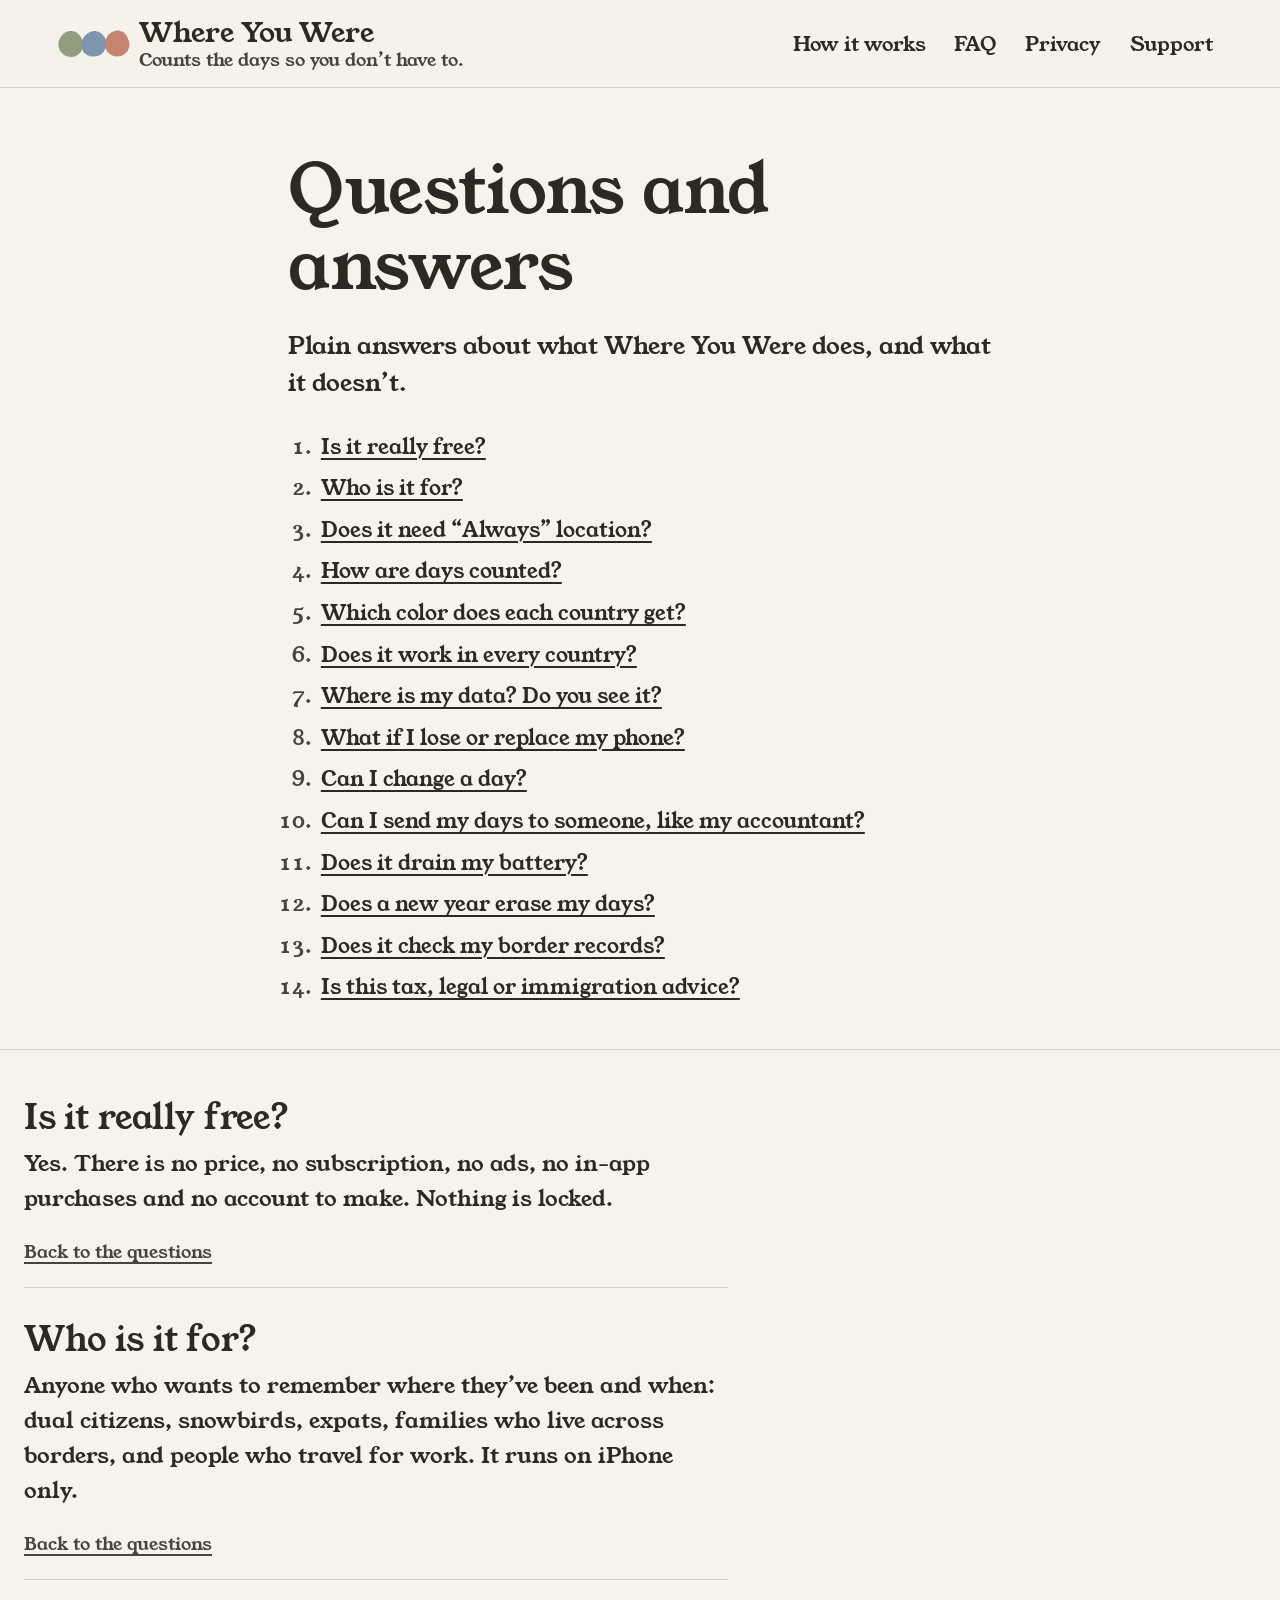
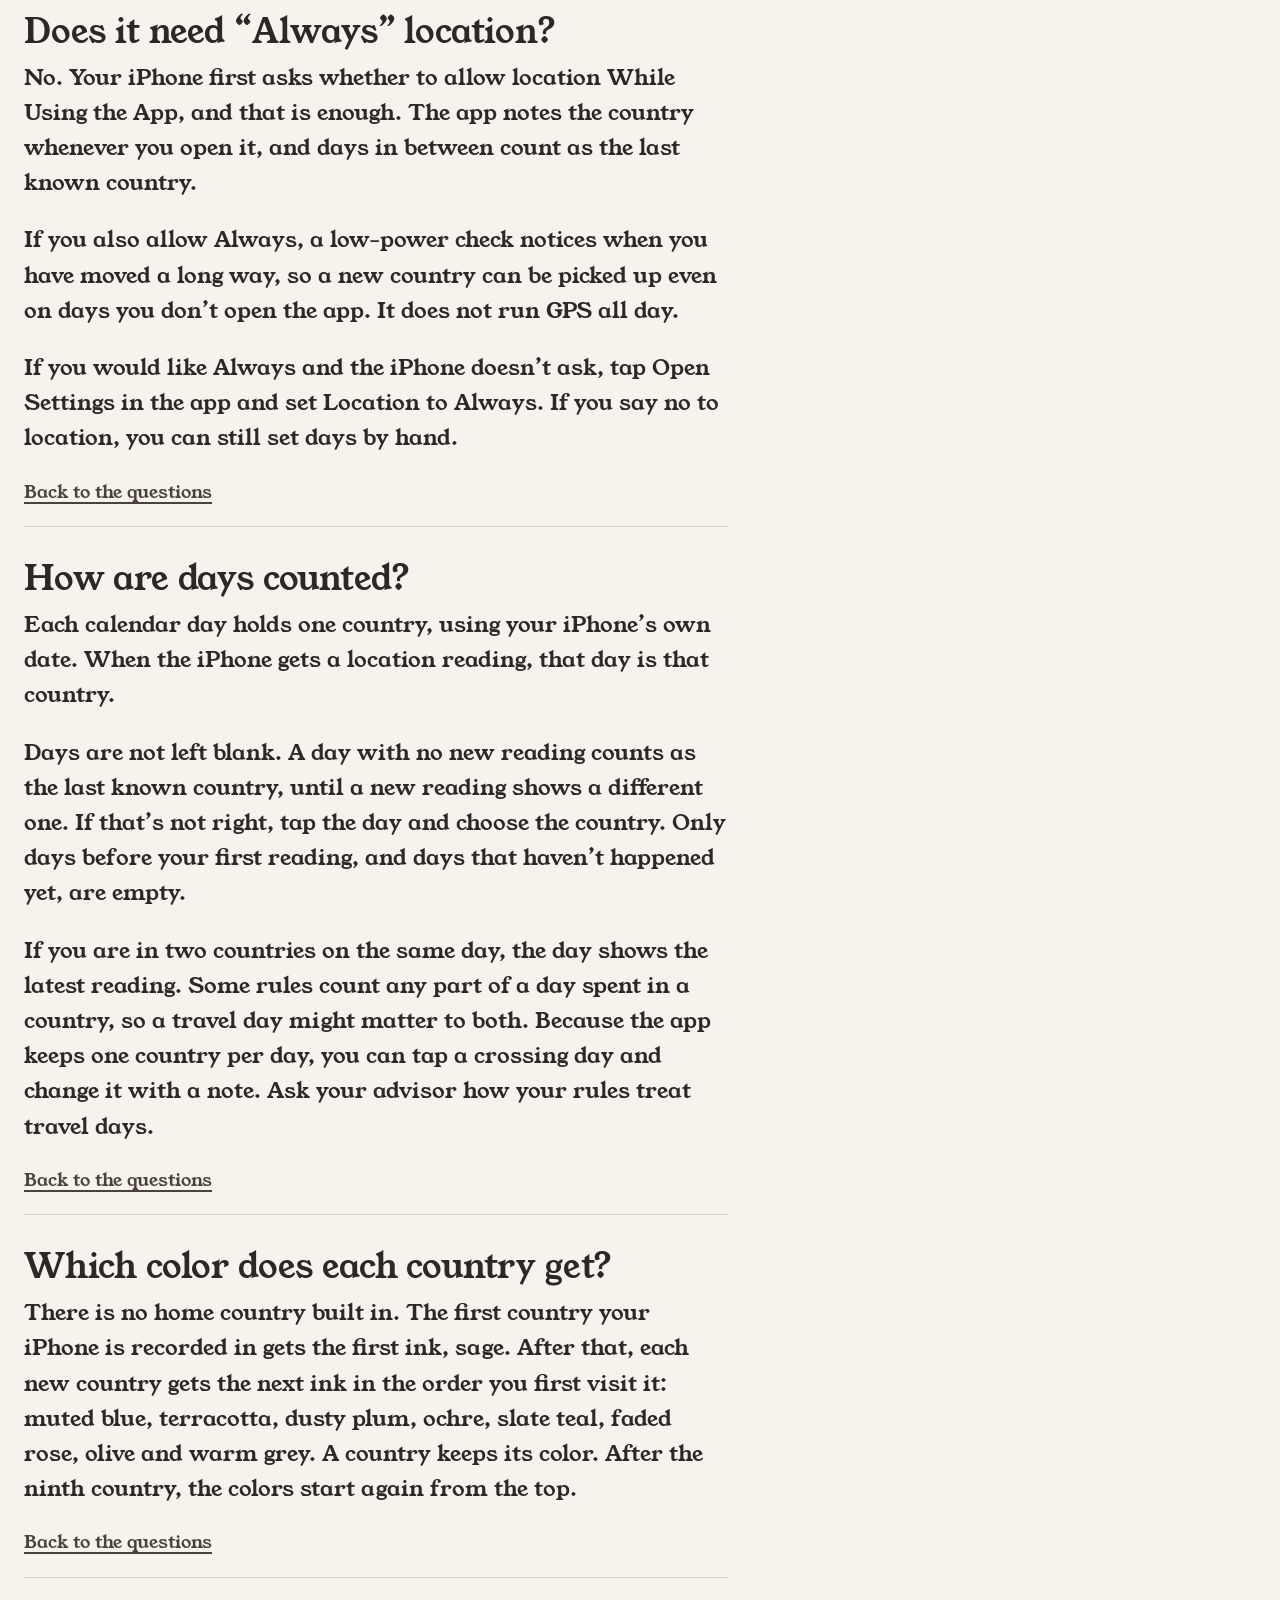
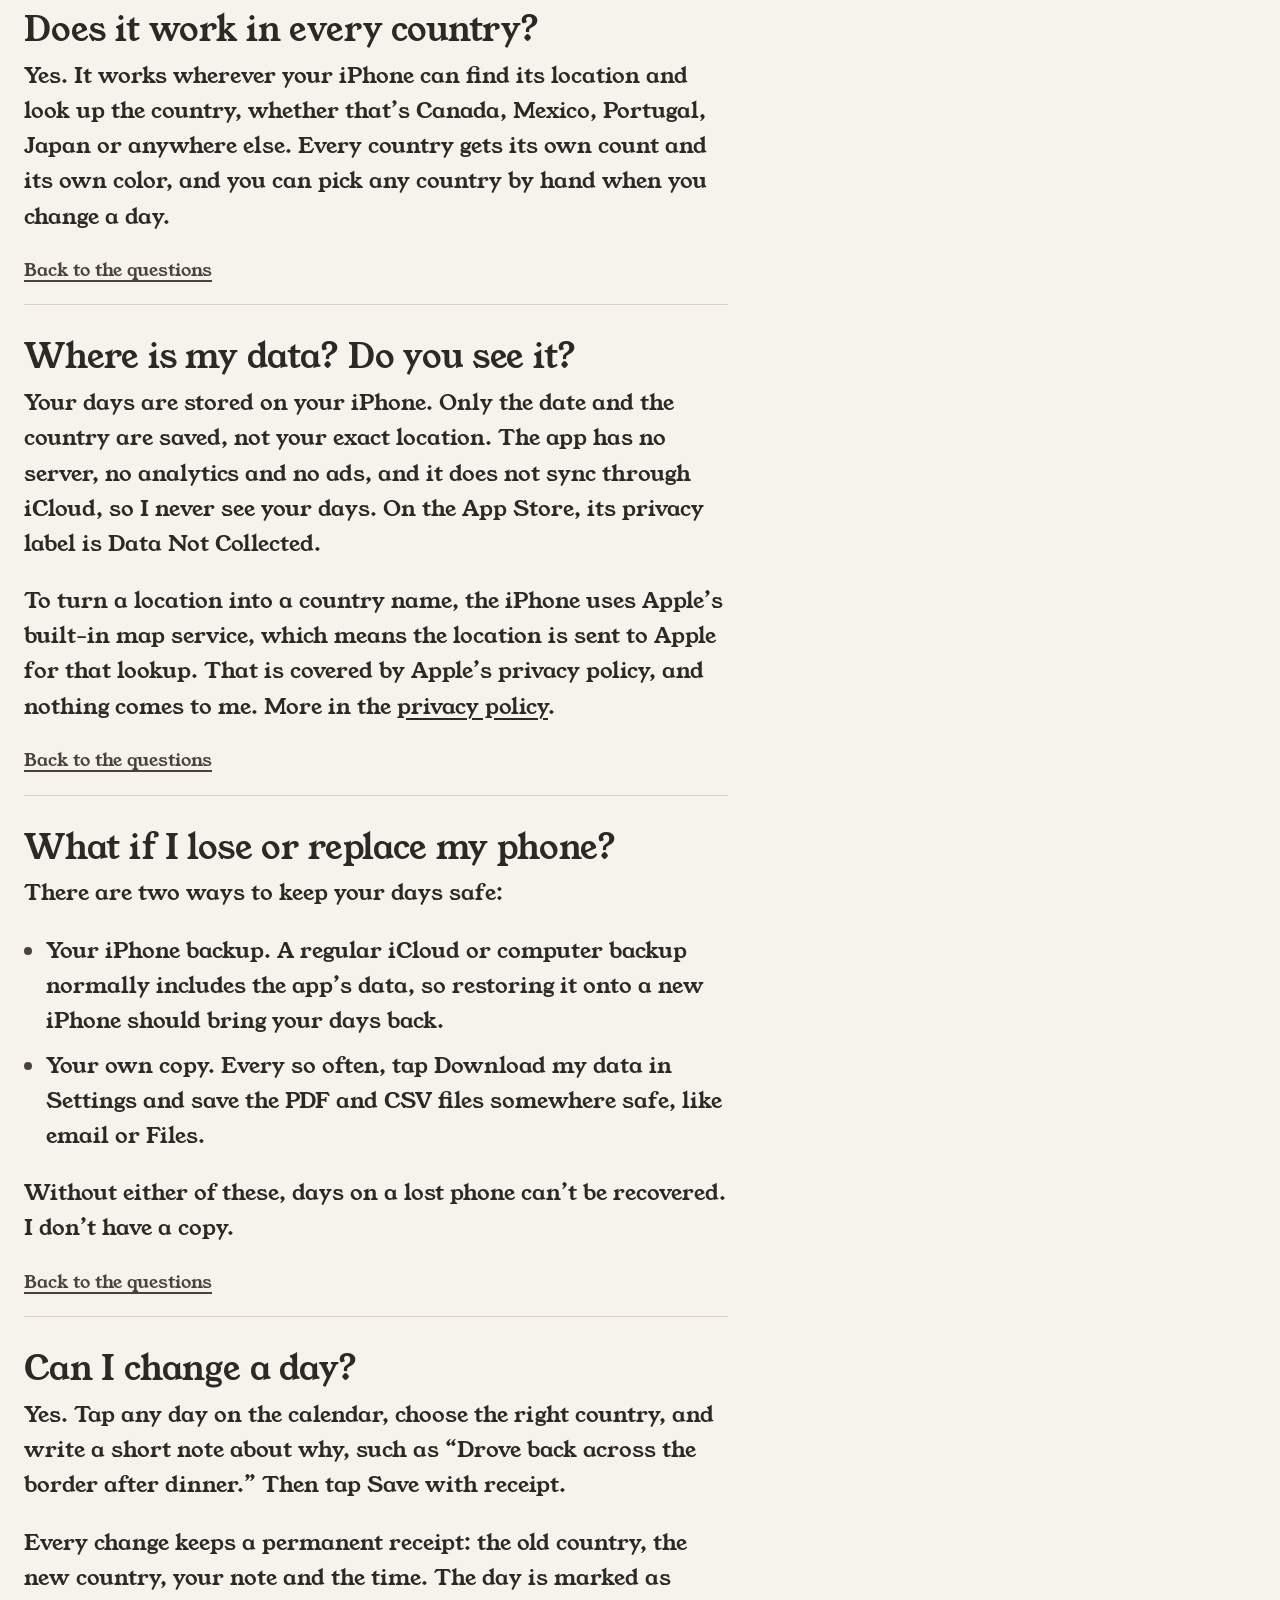
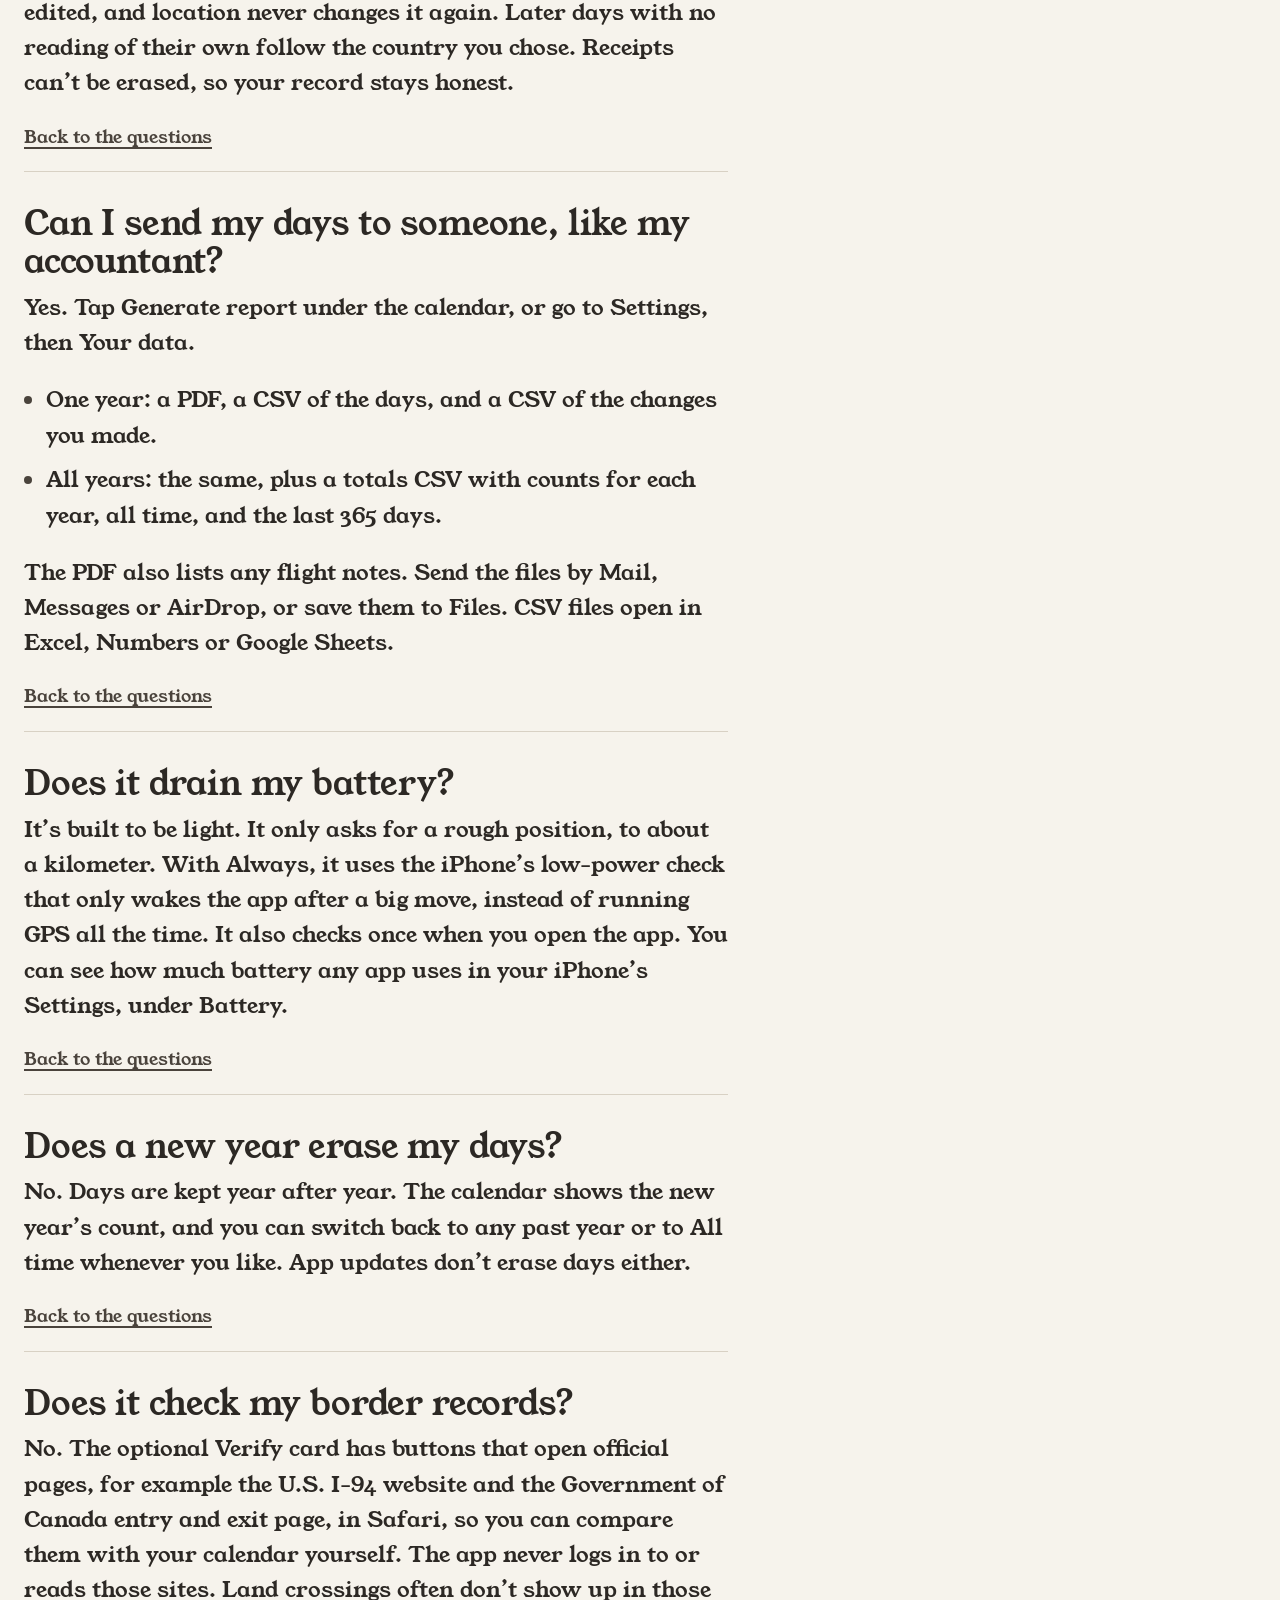
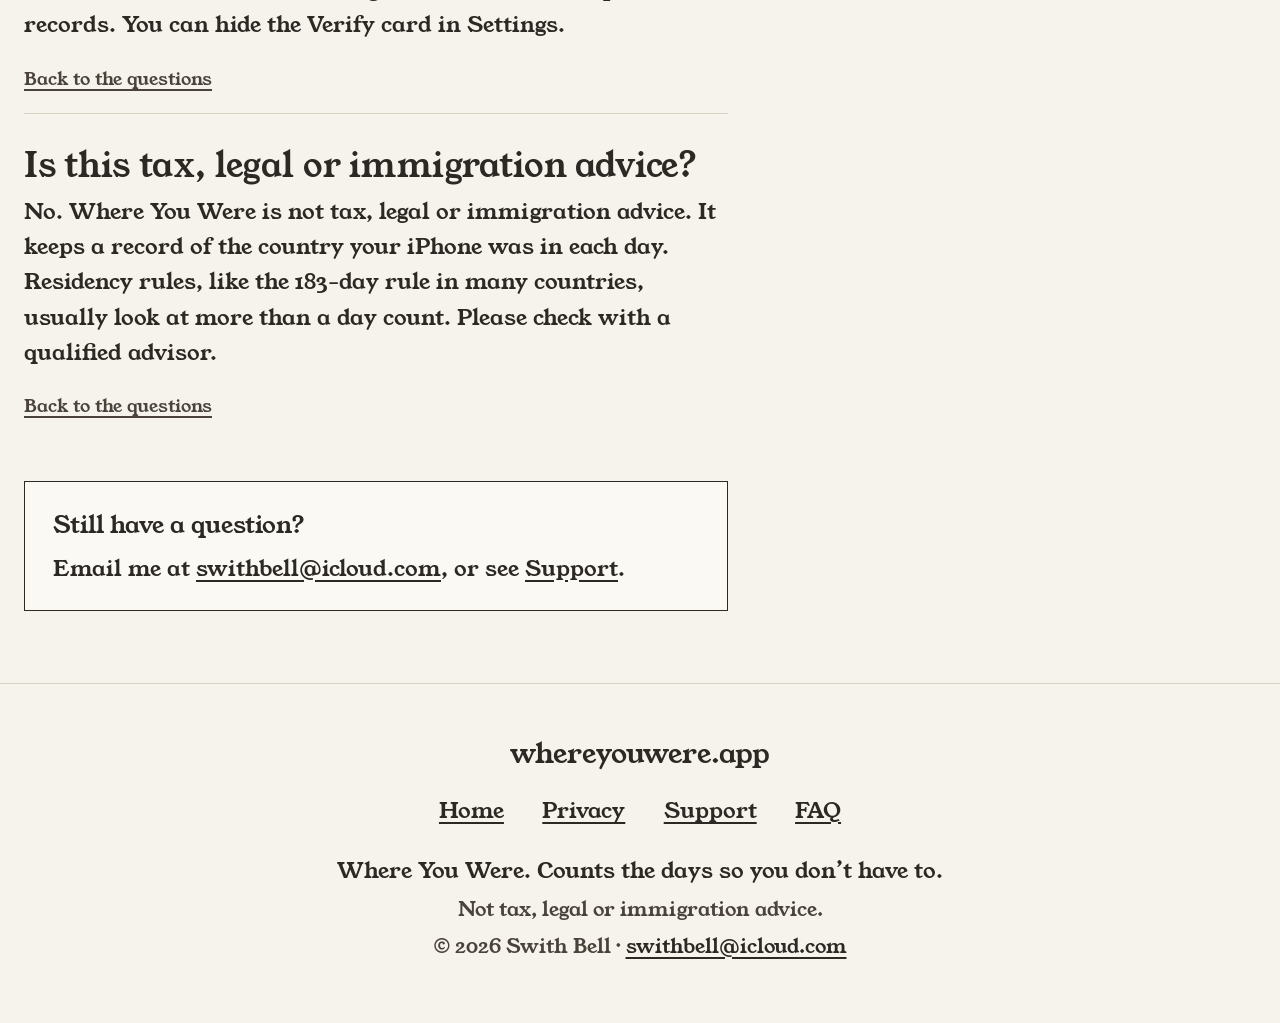
<file: faq.html>
<!DOCTYPE html>
<html lang="en">
<head>
  <meta charset="utf-8">
  <meta name="viewport" content="width=device-width, initial-scale=1">
  <title>Questions and answers &middot; Where You Were</title>
  <meta name="description" content="Plain answers about Where You Were, the free iPhone app that counts your days in each country.">
  <link rel="canonical" href="https://whereyouwere.app/faq.html">
  <meta name="color-scheme" content="light">
  <meta name="theme-color" content="#F6F3EC">
  <link rel="icon" href="favicon.svg" type="image/svg+xml">
  <link rel="stylesheet" href="styles.css">
</head>
<body>
  <a class="skip" href="#main">Skip to content</a>

  <header class="site-header">
    <div class="inner">
      <a class="brand" href="index.html">
        <span class="brand-mark" aria-hidden="true">
          <span class="stamp-icon nudgeable" data-ink="#8F9E7C" data-seed="11"></span><span class="stamp-icon nudgeable" data-ink="#7E95AE" data-seed="12"></span><span class="stamp-icon nudgeable" data-ink="#C48470" data-seed="13"></span>
        </span>
        <span class="brand-text">
          <span class="brand-name">Where You Were</span>
          <span class="brand-tag">Counts the days so you don&rsquo;t have to.</span>
        </span>
      </a>
      <nav class="site-nav" aria-label="Main">
        <a href="index.html#how">How it works</a>
        <a href="faq.html" aria-current="page">FAQ</a>
        <a href="privacy.html">Privacy</a>
        <a href="support.html">Support</a>
      </nav>
    </div>
  </header>

  <main id="main">
    <section class="page-head">
      <div class="read">
        <h1>Questions and answers</h1>
        <p>Plain answers about what Where You Were does, and what it doesn&rsquo;t.</p>
        <ol class="faq-index">
          <li><a href="#free">Is it really free?</a></li>
          <li><a href="#who">Who is it for?</a></li>
          <li><a href="#location">Does it need &ldquo;Always&rdquo; location?</a></li>
          <li><a href="#counted">How are days counted?</a></li>
          <li><a href="#colors">Which color does each country get?</a></li>
          <li><a href="#world">Does it work in every country?</a></li>
          <li><a href="#data">Where is my data? Do you see it?</a></li>
          <li><a href="#lost">What if I lose or replace my phone?</a></li>
          <li><a href="#fix">Can I change a day?</a></li>
          <li><a href="#share">Can I send my days to someone, like my accountant?</a></li>
          <li><a href="#battery">Does it drain my battery?</a></li>
          <li><a href="#year">Does a new year erase my days?</a></li>
          <li><a href="#records">Does it check my border records?</a></li>
          <li><a href="#advice">Is this tax, legal or immigration advice?</a></li>
        </ol>
      </div>
    </section>

    <section class="doc">
      <div class="read faq-list">
        <div class="faq" id="free">
          <h2>Is it really free?</h2>
          <p>Yes. There is no price, no subscription, no ads, no in-app purchases and no account to make. Nothing is locked.</p>
          <p class="back"><a href="#main">Back to the questions</a></p>
        </div>
        <div class="faq" id="who">
          <h2>Who is it for?</h2>
          <p>Anyone who wants to remember where they&rsquo;ve been and when: dual citizens, snowbirds, expats, families who live across borders, and people who travel for work. It runs on iPhone only.</p>
          <p class="back"><a href="#main">Back to the questions</a></p>
        </div>
        <div class="faq" id="location">
          <h2>Does it need &ldquo;Always&rdquo; location?</h2>
          <p>No. Your iPhone first asks whether to allow location <strong>While Using the App</strong>, and that is enough. The app notes the country whenever you open it, and days in between count as the last known country.</p>
          <p>If you also allow <strong>Always</strong>, a low-power check notices when you have moved a long way, so a new country can be picked up even on days you don&rsquo;t open the app. It does not run GPS all day.</p>
          <p>If you would like Always and the iPhone doesn&rsquo;t ask, tap <strong>Open Settings</strong> in the app and set Location to <strong>Always</strong>. If you say no to location, you can still set days by hand.</p>
          <p class="back"><a href="#main">Back to the questions</a></p>
        </div>
        <div class="faq" id="counted">
          <h2>How are days counted?</h2>
          <p>Each calendar day holds one country, using your iPhone&rsquo;s own date. When the iPhone gets a location reading, that day is that country.</p>
          <p>Days are not left blank. A day with no new reading counts as the last known country, until a new reading shows a different one. If that&rsquo;s not right, tap the day and choose the country. Only days before your first reading, and days that haven&rsquo;t happened yet, are empty.</p>
          <p>If you are in two countries on the same day, the day shows the latest reading. Some rules count any part of a day spent in a country, so a travel day might matter to both. Because the app keeps one country per day, you can tap a crossing day and change it with a note. Ask your advisor how your rules treat travel days.</p>
          <p class="back"><a href="#main">Back to the questions</a></p>
        </div>
        <div class="faq" id="colors">
          <h2>Which color does each country get?</h2>
          <p>There is no home country built in. The first country your iPhone is recorded in gets the first ink, sage. After that, each new country gets the next ink in the order you first visit it: muted blue, terracotta, dusty plum, ochre, slate teal, faded rose, olive and warm grey. A country keeps its color. After the ninth country, the colors start again from the top.</p>
          <p class="back"><a href="#main">Back to the questions</a></p>
        </div>
        <div class="faq" id="world">
          <h2>Does it work in every country?</h2>
          <p>Yes. It works wherever your iPhone can find its location and look up the country, whether that&rsquo;s Canada, Mexico, Portugal, Japan or anywhere else. Every country gets its own count and its own color, and you can pick any country by hand when you change a day.</p>
          <p class="back"><a href="#main">Back to the questions</a></p>
        </div>
        <div class="faq" id="data">
          <h2>Where is my data? Do you see it?</h2>
          <p>Your days are stored on your iPhone. Only the date and the country are saved, not your exact location. The app has no server, no analytics and no ads, and it does not sync through iCloud, so I never see your days. On the App Store, its privacy label is <strong>Data Not Collected</strong>.</p>
          <p>To turn a location into a country name, the iPhone uses Apple&rsquo;s built-in map service, which means the location is sent to Apple for that lookup. That is covered by Apple&rsquo;s privacy policy, and nothing comes to me. More in the <a href="privacy.html">privacy policy</a>.</p>
          <p class="back"><a href="#main">Back to the questions</a></p>
        </div>
        <div class="faq" id="lost">
          <h2>What if I lose or replace my phone?</h2>
          <p>There are two ways to keep your days safe:</p>
          <ul>
            <li><strong>Your iPhone backup.</strong> A regular iCloud or computer backup normally includes the app&rsquo;s data, so restoring it onto a new iPhone should bring your days back.</li>
            <li><strong>Your own copy.</strong> Every so often, tap <strong>Download my data</strong> in Settings and save the PDF and CSV files somewhere safe, like email or Files.</li>
          </ul>
          <p>Without either of these, days on a lost phone can&rsquo;t be recovered. I don&rsquo;t have a copy.</p>
          <p class="back"><a href="#main">Back to the questions</a></p>
        </div>
        <div class="faq" id="fix">
          <h2>Can I change a day?</h2>
          <p>Yes. Tap any day on the calendar, choose the right country, and write a short note about why, such as &ldquo;Drove back across the border after dinner.&rdquo; Then tap <strong>Save with receipt</strong>.</p>
          <p>Every change keeps a permanent receipt: the old country, the new country, your note and the time. The day is marked as edited, and location never changes it again. Later days with no reading of their own follow the country you chose. Receipts can&rsquo;t be erased, so your record stays honest.</p>
          <p class="back"><a href="#main">Back to the questions</a></p>
        </div>
        <div class="faq" id="share">
          <h2>Can I send my days to someone, like my accountant?</h2>
          <p>Yes. Tap <strong>Generate report</strong> under the calendar, or go to <strong>Settings</strong>, then <strong>Your data</strong>.</p>
          <ul>
            <li><strong>One year:</strong> a PDF, a CSV of the days, and a CSV of the changes you made.</li>
            <li><strong>All years:</strong> the same, plus a totals CSV with counts for each year, all time, and the last 365 days.</li>
          </ul>
          <p>The PDF also lists any flight notes. Send the files by Mail, Messages or AirDrop, or save them to Files. CSV files open in Excel, Numbers or Google Sheets.</p>
          <p class="back"><a href="#main">Back to the questions</a></p>
        </div>
        <div class="faq" id="battery">
          <h2>Does it drain my battery?</h2>
          <p>It&rsquo;s built to be light. It only asks for a rough position, to about a kilometer. With Always, it uses the iPhone&rsquo;s low-power check that only wakes the app after a big move, instead of running GPS all the time. It also checks once when you open the app. You can see how much battery any app uses in your iPhone&rsquo;s Settings, under Battery.</p>
          <p class="back"><a href="#main">Back to the questions</a></p>
        </div>
        <div class="faq" id="year">
          <h2>Does a new year erase my days?</h2>
          <p>No. Days are kept year after year. The calendar shows the new year&rsquo;s count, and you can switch back to any past year or to All time whenever you like. App updates don&rsquo;t erase days either.</p>
          <p class="back"><a href="#main">Back to the questions</a></p>
        </div>
        <div class="faq" id="records">
          <h2>Does it check my border records?</h2>
          <p>No. The optional Verify card has buttons that open official pages, for example the U.S. I-94 website and the Government of Canada entry and exit page, in Safari, so you can compare them with your calendar yourself. The app never logs in to or reads those sites. Land crossings often don&rsquo;t show up in those records. You can hide the Verify card in Settings.</p>
          <p class="back"><a href="#main">Back to the questions</a></p>
        </div>
        <div class="faq" id="advice">
          <h2>Is this tax, legal or immigration advice?</h2>
          <p>No. Where You Were is not tax, legal or immigration advice. It keeps a record of the country your iPhone was in each day. Residency rules, like the 183-day rule in many countries, usually look at more than a day count. Please check with a qualified advisor.</p>
          <p class="back"><a href="#main">Back to the questions</a></p>
        </div>
        <div class="notice" role="note">
          <strong>Still have a question?</strong>
          <p>Email me at <a href="mailto:swithbell@icloud.com">swithbell@icloud.com</a>, or see <a href="support.html">Support</a>.</p>
        </div>
      </div>
    </section>
  </main>

  <footer class="site-footer">
    <p class="foot-domain">whereyouwere.app</p>
    <nav aria-label="Footer">
      <a href="index.html">Home</a>
      <a href="privacy.html">Privacy</a>
      <a href="support.html">Support</a>
      <a href="faq.html">FAQ</a>
    </nav>
    <p class="foot-tag">Where You Were. Counts the days so you don&rsquo;t have to.</p>
    <p>Not tax, legal or immigration advice.</p>
    <p>&copy; 2026 Swith Bell &middot; <a href="mailto:swithbell@icloud.com">swithbell@icloud.com</a></p>
  </footer>

  <script src="app.js"></script>
</body>
</html>
</file>
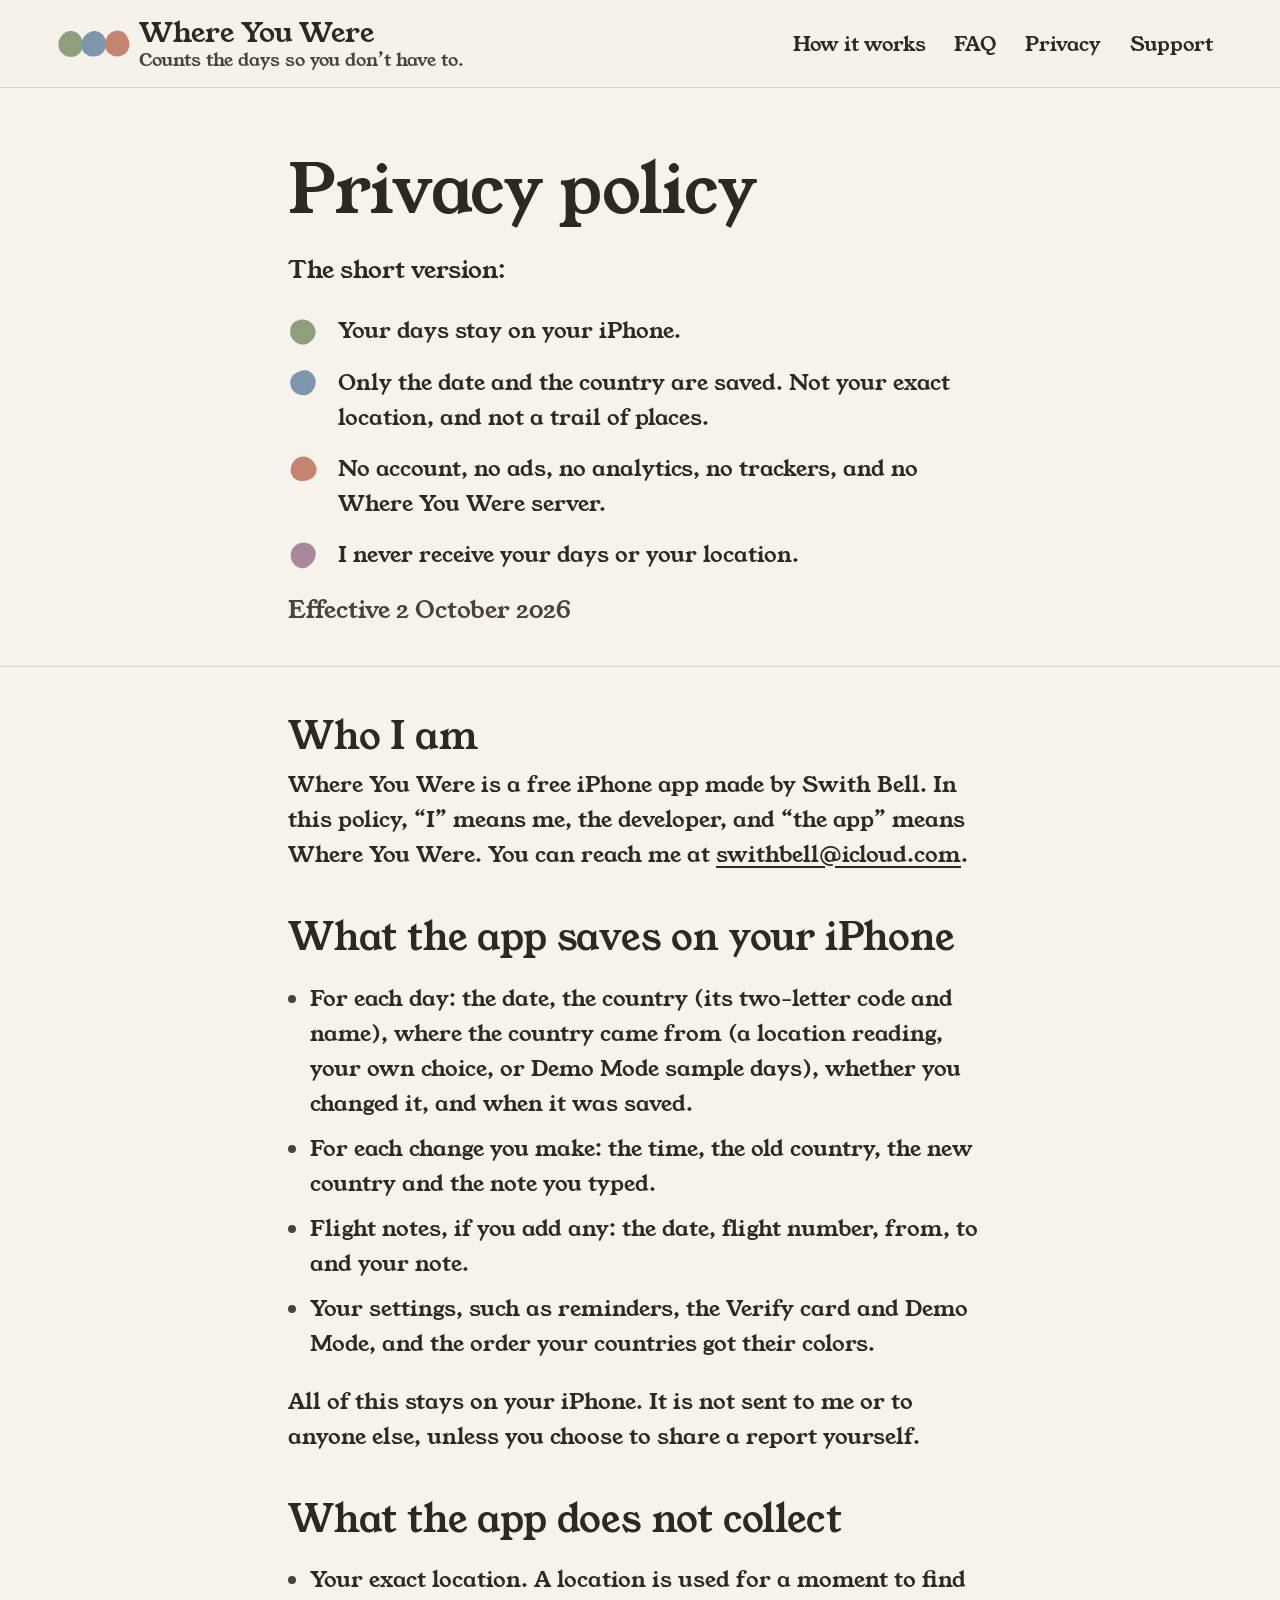
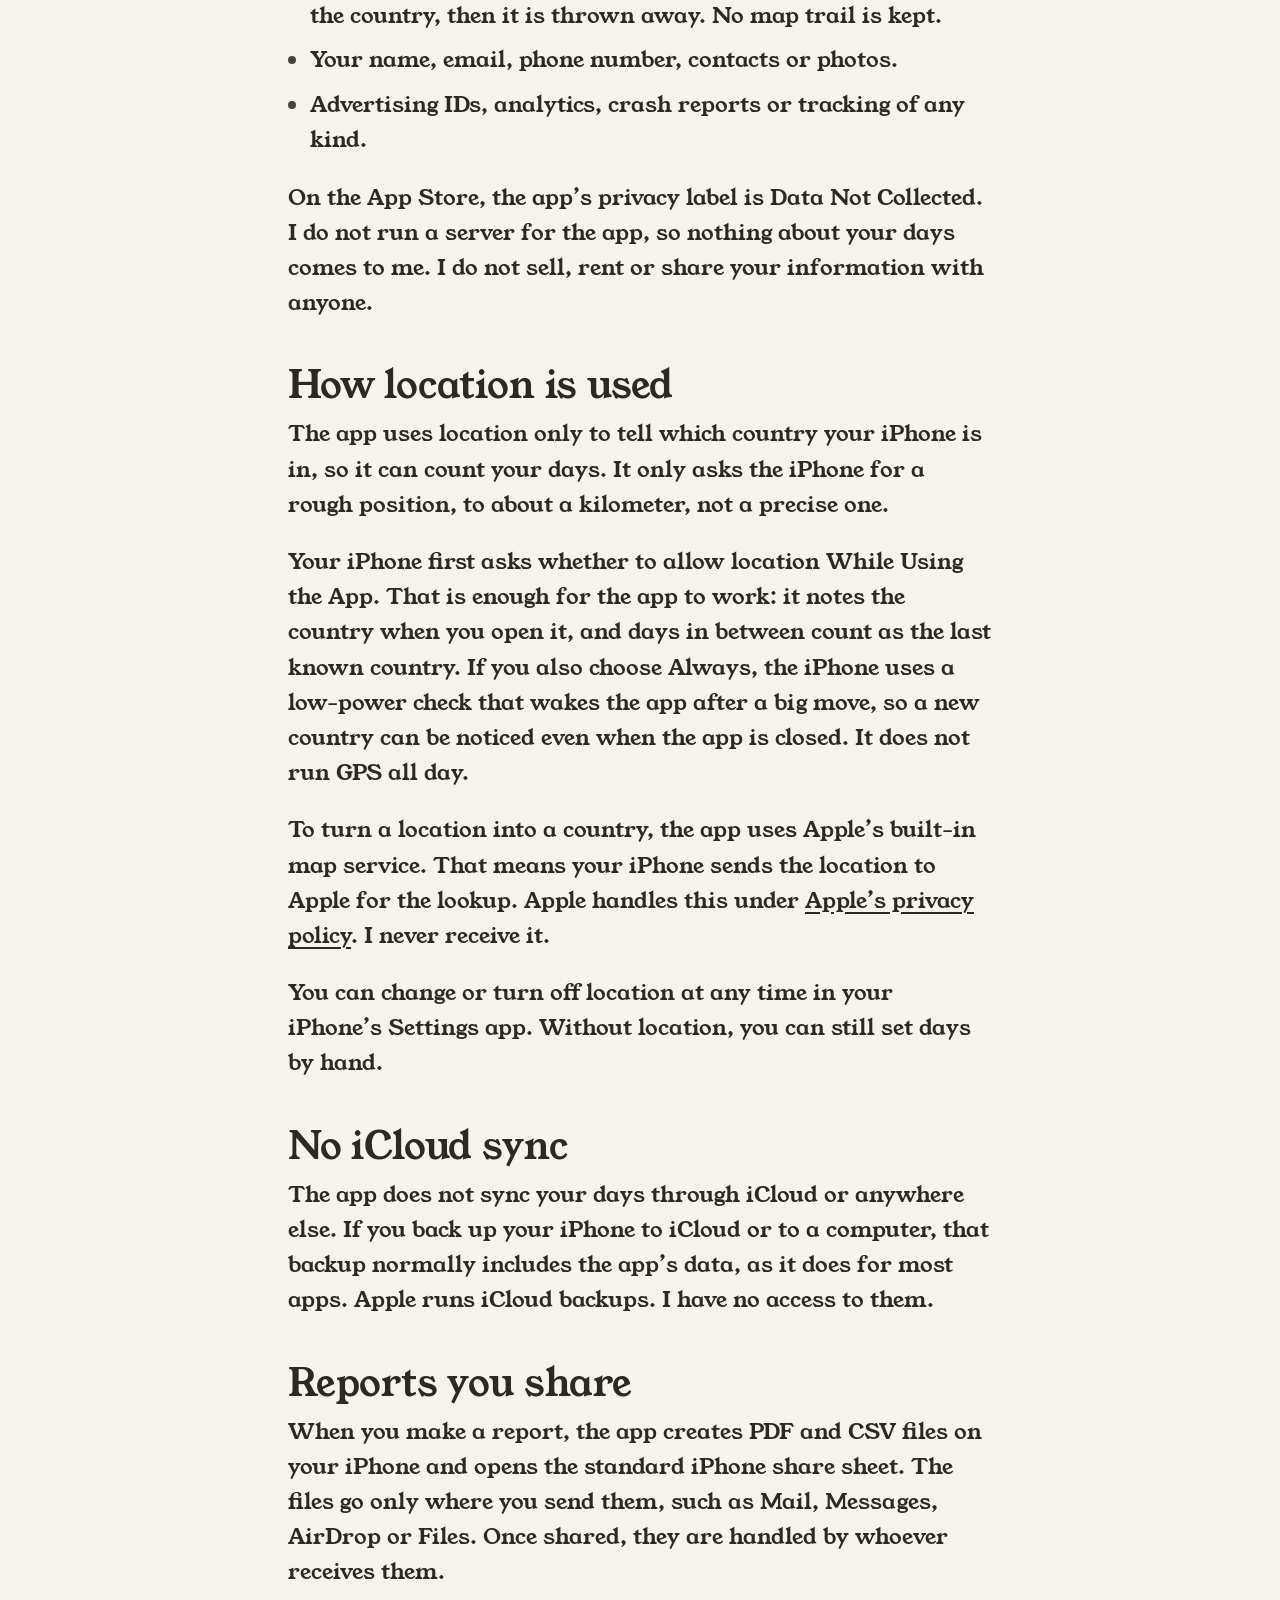
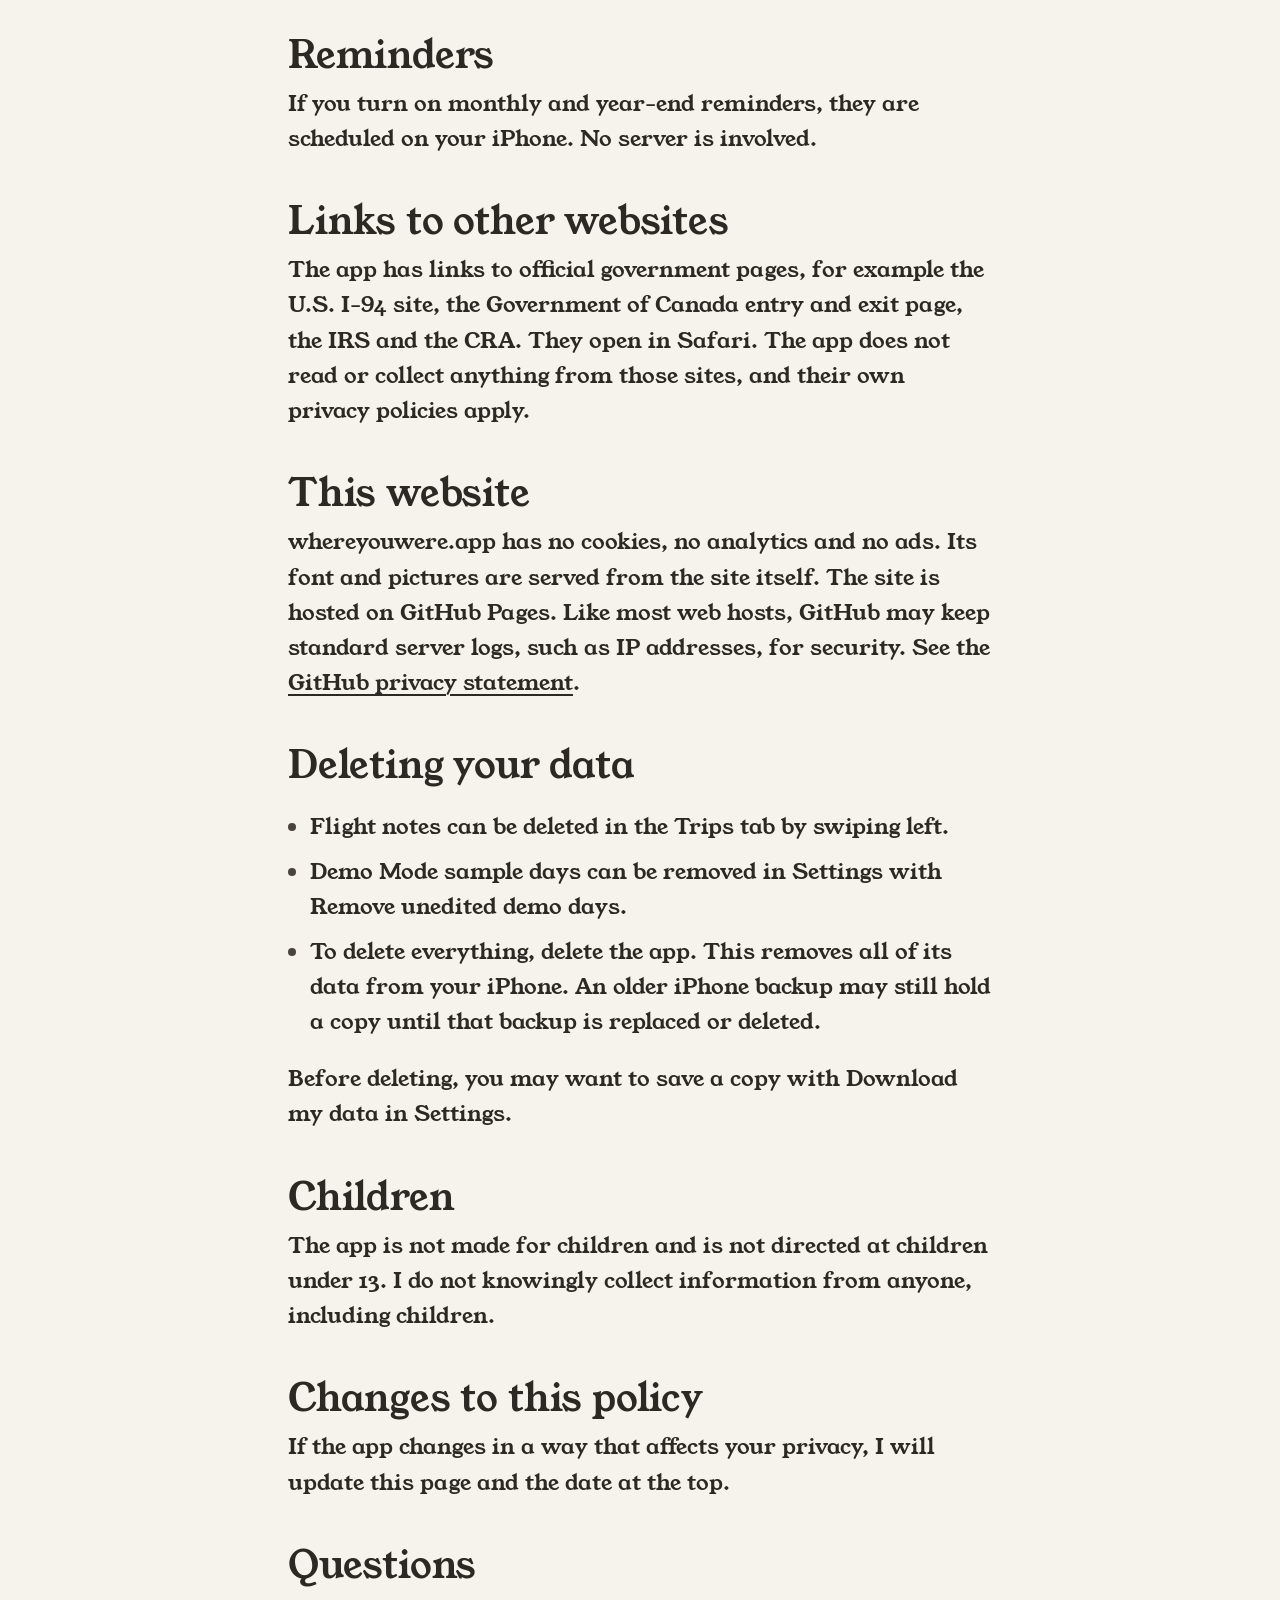
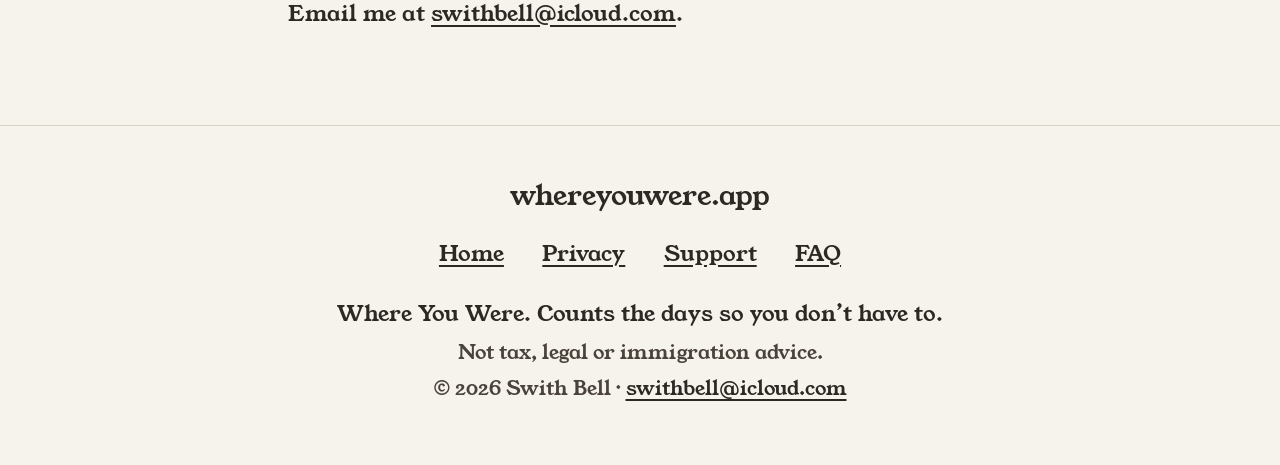
<file: privacy.html>
<!DOCTYPE html>
<html lang="en">
<head>
  <meta charset="utf-8">
  <meta name="viewport" content="width=device-width, initial-scale=1">
  <title>Privacy policy &middot; Where You Were</title>
  <meta name="description" content="Where You Were privacy policy. Your days stay on your iPhone. No account, no ads, no analytics, no server. Data Not Collected.">
  <link rel="canonical" href="https://whereyouwere.app/privacy.html">
  <meta name="color-scheme" content="light">
  <meta name="theme-color" content="#F6F3EC">
  <link rel="icon" href="favicon.svg" type="image/svg+xml">
  <link rel="stylesheet" href="styles.css">
</head>
<body>
  <a class="skip" href="#main">Skip to content</a>

  <header class="site-header">
    <div class="inner">
      <a class="brand" href="index.html">
        <span class="brand-mark" aria-hidden="true">
          <span class="stamp-icon nudgeable" data-ink="#8F9E7C" data-seed="11"></span><span class="stamp-icon nudgeable" data-ink="#7E95AE" data-seed="12"></span><span class="stamp-icon nudgeable" data-ink="#C48470" data-seed="13"></span>
        </span>
        <span class="brand-text">
          <span class="brand-name">Where You Were</span>
          <span class="brand-tag">Counts the days so you don&rsquo;t have to.</span>
        </span>
      </a>
      <nav class="site-nav" aria-label="Main">
        <a href="index.html#how">How it works</a>
        <a href="faq.html">FAQ</a>
        <a href="privacy.html" aria-current="page">Privacy</a>
        <a href="support.html">Support</a>
      </nav>
    </div>
  </header>

  <main id="main">
    <section class="page-head">
      <div class="read">
        <h1>Privacy policy</h1>
        <p>The short version:</p>
        <ul class="stamp-bullets">
          <li>Your days stay on your iPhone.</li>
          <li>Only the date and the country are saved. Not your exact location, and not a trail of places.</li>
          <li>No account, no ads, no analytics, no trackers, and no Where You Were server.</li>
          <li>I never receive your days or your location.</li>
        </ul>
        <p class="updated">Effective 2 October 2026</p>
      </div>
    </section>

    <section class="doc">
      <div class="read">
        <h2>Who I am</h2>
        <p>Where You Were is a free iPhone app made by Swith Bell. In this policy, &ldquo;I&rdquo; means me, the developer, and &ldquo;the app&rdquo; means Where You Were. You can reach me at <a href="mailto:swithbell@icloud.com">swithbell@icloud.com</a>.</p>

        <h2>What the app saves on your iPhone</h2>
        <ul>
          <li>For each day: the date, the country (its two-letter code and name), where the country came from (a location reading, your own choice, or Demo Mode sample days), whether you changed it, and when it was saved.</li>
          <li>For each change you make: the time, the old country, the new country and the note you typed.</li>
          <li>Flight notes, if you add any: the date, flight number, from, to and your note.</li>
          <li>Your settings, such as reminders, the Verify card and Demo Mode, and the order your countries got their colors.</li>
        </ul>
        <p>All of this stays on your iPhone. It is not sent to me or to anyone else, unless you choose to share a report yourself.</p>

        <h2>What the app does not collect</h2>
        <ul>
          <li>Your exact location. A location is used for a moment to find the country, then it is thrown away. No map trail is kept.</li>
          <li>Your name, email, phone number, contacts or photos.</li>
          <li>Advertising IDs, analytics, crash reports or tracking of any kind.</li>
        </ul>
        <p>On the App Store, the app&rsquo;s privacy label is <strong>Data Not Collected</strong>. I do not run a server for the app, so nothing about your days comes to me. I do not sell, rent or share your information with anyone.</p>

        <h2>How location is used</h2>
        <p>The app uses location only to tell which country your iPhone is in, so it can count your days. It only asks the iPhone for a rough position, to about a kilometer, not a precise one.</p>
        <p>Your iPhone first asks whether to allow location <strong>While Using the App</strong>. That is enough for the app to work: it notes the country when you open it, and days in between count as the last known country. If you also choose <strong>Always</strong>, the iPhone uses a low-power check that wakes the app after a big move, so a new country can be noticed even when the app is closed. It does not run GPS all day.</p>
        <p>To turn a location into a country, the app uses Apple&rsquo;s built-in map service. That means your iPhone sends the location to Apple for the lookup. Apple handles this under <a href="https://www.apple.com/legal/privacy/">Apple&rsquo;s privacy policy</a>. I never receive it.</p>
        <p>You can change or turn off location at any time in your iPhone&rsquo;s Settings app. Without location, you can still set days by hand.</p>

        <h2>No iCloud sync</h2>
        <p>The app does not sync your days through iCloud or anywhere else. If you back up your iPhone to iCloud or to a computer, that backup normally includes the app&rsquo;s data, as it does for most apps. Apple runs iCloud backups. I have no access to them.</p>

        <h2>Reports you share</h2>
        <p>When you make a report, the app creates PDF and CSV files on your iPhone and opens the standard iPhone share sheet. The files go only where you send them, such as Mail, Messages, AirDrop or Files. Once shared, they are handled by whoever receives them.</p>

        <h2>Reminders</h2>
        <p>If you turn on monthly and year-end reminders, they are scheduled on your iPhone. No server is involved.</p>

        <h2>Links to other websites</h2>
        <p>The app has links to official government pages, for example the U.S. I-94 site, the Government of Canada entry and exit page, the IRS and the CRA. They open in Safari. The app does not read or collect anything from those sites, and their own privacy policies apply.</p>

        <h2>This website</h2>
        <p>whereyouwere.app has no cookies, no analytics and no ads. Its font and pictures are served from the site itself. The site is hosted on GitHub Pages. Like most web hosts, GitHub may keep standard server logs, such as IP addresses, for security. See the <a href="https://docs.github.com/en/site-policy/privacy-policies/github-general-privacy-statement">GitHub privacy statement</a>.</p>

        <h2>Deleting your data</h2>
        <ul>
          <li>Flight notes can be deleted in the Trips tab by swiping left.</li>
          <li>Demo Mode sample days can be removed in Settings with <strong>Remove unedited demo days</strong>.</li>
          <li>To delete everything, delete the app. This removes all of its data from your iPhone. An older iPhone backup may still hold a copy until that backup is replaced or deleted.</li>
        </ul>
        <p>Before deleting, you may want to save a copy with <strong>Download my data</strong> in Settings.</p>

        <h2>Children</h2>
        <p>The app is not made for children and is not directed at children under 13. I do not knowingly collect information from anyone, including children.</p>

        <h2>Changes to this policy</h2>
        <p>If the app changes in a way that affects your privacy, I will update this page and the date at the top.</p>

        <h2>Questions</h2>
        <p>Email me at <a href="mailto:swithbell@icloud.com">swithbell@icloud.com</a>.</p>
      </div>
    </section>
  </main>

  <footer class="site-footer">
    <p class="foot-domain">whereyouwere.app</p>
    <nav aria-label="Footer">
      <a href="index.html">Home</a>
      <a href="privacy.html">Privacy</a>
      <a href="support.html">Support</a>
      <a href="faq.html">FAQ</a>
    </nav>
    <p class="foot-tag">Where You Were. Counts the days so you don&rsquo;t have to.</p>
    <p>Not tax, legal or immigration advice.</p>
    <p>&copy; 2026 Swith Bell &middot; <a href="mailto:swithbell@icloud.com">swithbell@icloud.com</a></p>
  </footer>

  <script src="app.js"></script>
</body>
</html>
</file>
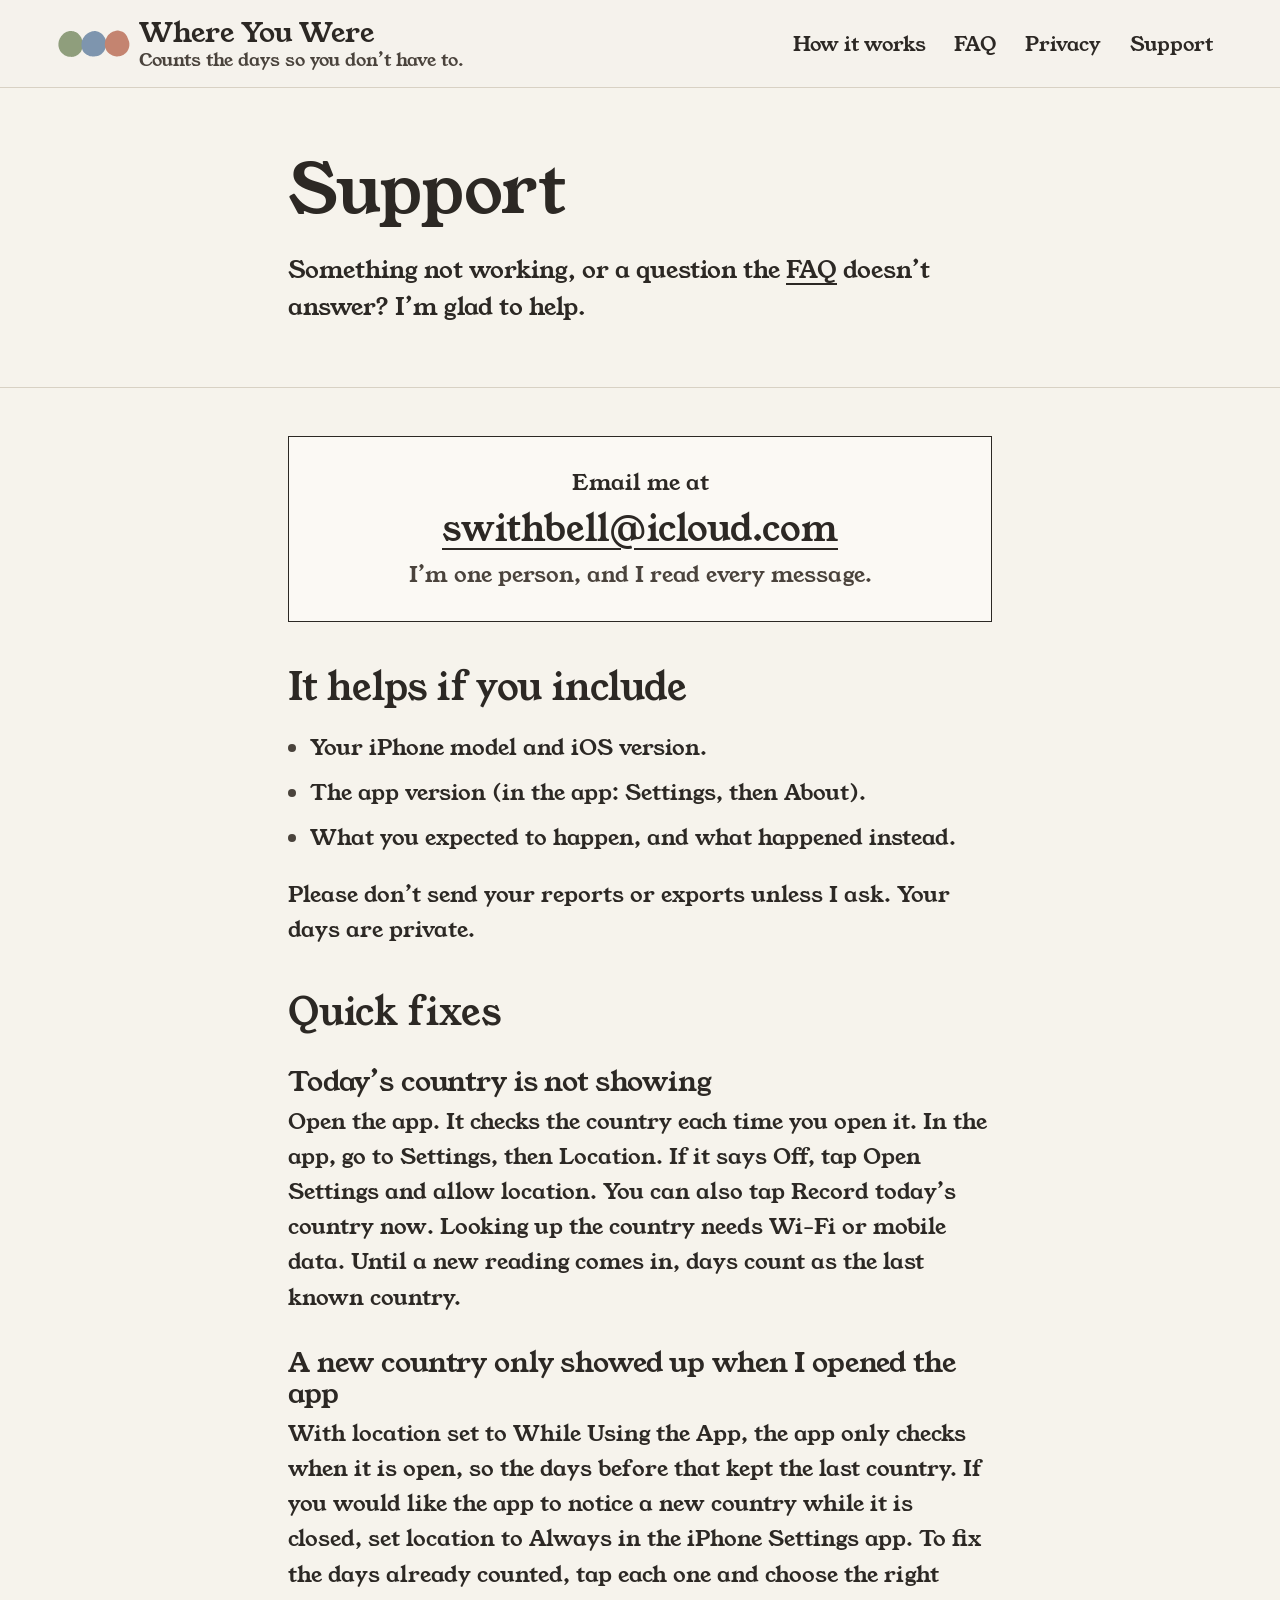
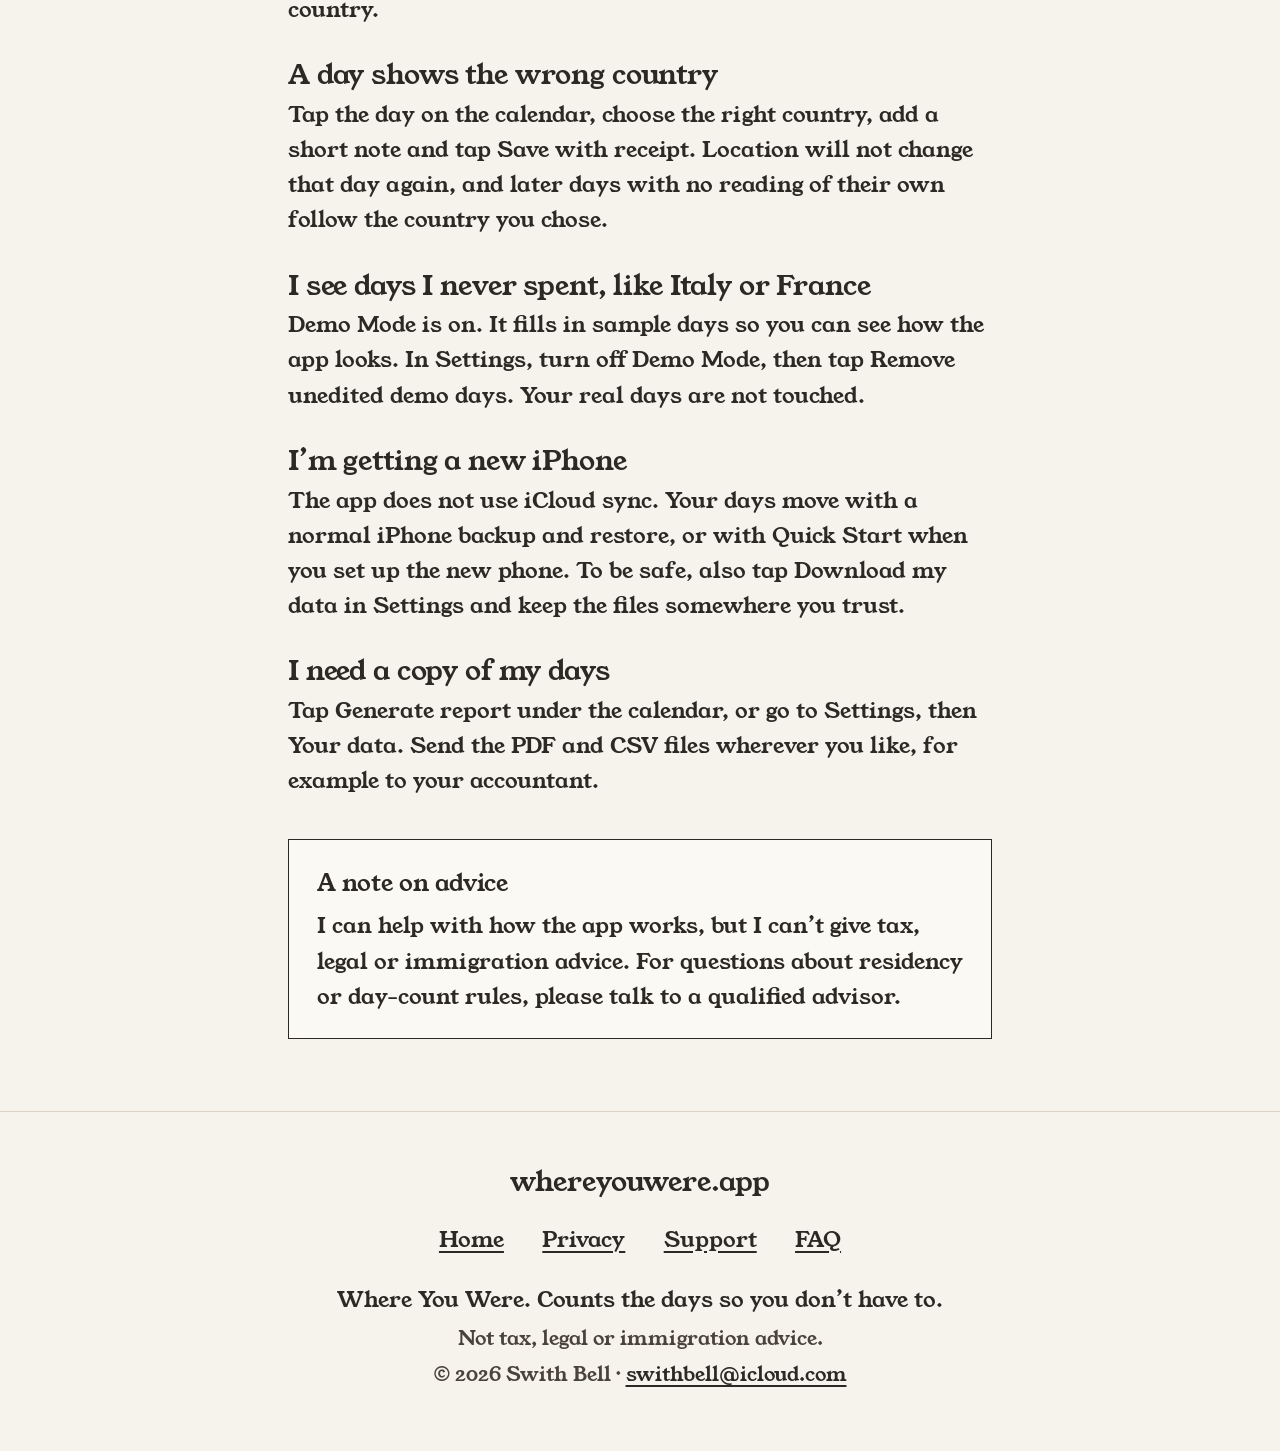
<file: support.html>
<!DOCTYPE html>
<html lang="en">
<head>
  <meta charset="utf-8">
  <meta name="viewport" content="width=device-width, initial-scale=1">
  <title>Support &middot; Where You Were</title>
  <meta name="description" content="Help with Where You Were, the iPhone app that counts your days in each country. Email swithbell@icloud.com.">
  <link rel="canonical" href="https://whereyouwere.app/support.html">
  <meta name="color-scheme" content="light">
  <meta name="theme-color" content="#F6F3EC">
  <link rel="icon" href="favicon.svg" type="image/svg+xml">
  <link rel="stylesheet" href="styles.css">
</head>
<body>
  <a class="skip" href="#main">Skip to content</a>

  <header class="site-header">
    <div class="inner">
      <a class="brand" href="index.html">
        <span class="brand-mark" aria-hidden="true">
          <span class="stamp-icon nudgeable" data-ink="#8F9E7C" data-seed="11"></span><span class="stamp-icon nudgeable" data-ink="#7E95AE" data-seed="12"></span><span class="stamp-icon nudgeable" data-ink="#C48470" data-seed="13"></span>
        </span>
        <span class="brand-text">
          <span class="brand-name">Where You Were</span>
          <span class="brand-tag">Counts the days so you don&rsquo;t have to.</span>
        </span>
      </a>
      <nav class="site-nav" aria-label="Main">
        <a href="index.html#how">How it works</a>
        <a href="faq.html">FAQ</a>
        <a href="privacy.html">Privacy</a>
        <a href="support.html" aria-current="page">Support</a>
      </nav>
    </div>
  </header>

  <main id="main">
    <section class="page-head">
      <div class="read">
        <h1>Support</h1>
        <p>Something not working, or a question the <a href="faq.html">FAQ</a> doesn&rsquo;t answer? I&rsquo;m glad to help.</p>
      </div>
    </section>

    <section class="doc">
      <div class="read">
        <div class="contact-card">
          <p>Email me at</p>
          <p class="email"><a href="mailto:swithbell@icloud.com?subject=Where%20You%20Were%20support">swithbell@icloud.com</a></p>
          <p>I&rsquo;m one person, and I read every message.</p>
        </div>

        <h2>It helps if you include</h2>
        <ul>
          <li>Your iPhone model and iOS version.</li>
          <li>The app version (in the app: <strong>Settings</strong>, then <strong>About</strong>).</li>
          <li>What you expected to happen, and what happened instead.</li>
        </ul>
        <p>Please don&rsquo;t send your reports or exports unless I ask. Your days are private.</p>

        <h2>Quick fixes</h2>

        <h3>Today&rsquo;s country is not showing</h3>
        <p>Open the app. It checks the country each time you open it. In the app, go to <strong>Settings</strong>, then <strong>Location</strong>. If it says <strong>Off</strong>, tap <strong>Open Settings</strong> and allow location. You can also tap <strong>Record today&rsquo;s country now</strong>. Looking up the country needs Wi-Fi or mobile data. Until a new reading comes in, days count as the last known country.</p>

        <h3>A new country only showed up when I opened the app</h3>
        <p>With location set to <strong>While Using the App</strong>, the app only checks when it is open, so the days before that kept the last country. If you would like the app to notice a new country while it is closed, set location to <strong>Always</strong> in the iPhone Settings app. To fix the days already counted, tap each one and choose the right country.</p>

        <h3>A day shows the wrong country</h3>
        <p>Tap the day on the calendar, choose the right country, add a short note and tap <strong>Save with receipt</strong>. Location will not change that day again, and later days with no reading of their own follow the country you chose.</p>

        <h3>I see days I never spent, like Italy or France</h3>
        <p>Demo Mode is on. It fills in sample days so you can see how the app looks. In <strong>Settings</strong>, turn off <strong>Demo Mode</strong>, then tap <strong>Remove unedited demo days</strong>. Your real days are not touched.</p>

        <h3>I&rsquo;m getting a new iPhone</h3>
        <p>The app does not use iCloud sync. Your days move with a normal iPhone backup and restore, or with Quick Start when you set up the new phone. To be safe, also tap <strong>Download my data</strong> in Settings and keep the files somewhere you trust.</p>

        <h3>I need a copy of my days</h3>
        <p>Tap <strong>Generate report</strong> under the calendar, or go to <strong>Settings</strong>, then <strong>Your data</strong>. Send the PDF and CSV files wherever you like, for example to your accountant.</p>

        <div class="notice" role="note">
          <strong>A note on advice</strong>
          <p>I can help with how the app works, but I can&rsquo;t give tax, legal or immigration advice. For questions about residency or day-count rules, please talk to a qualified advisor.</p>
        </div>
      </div>
    </section>
  </main>

  <footer class="site-footer">
    <p class="foot-domain">whereyouwere.app</p>
    <nav aria-label="Footer">
      <a href="index.html">Home</a>
      <a href="privacy.html">Privacy</a>
      <a href="support.html">Support</a>
      <a href="faq.html">FAQ</a>
    </nav>
    <p class="foot-tag">Where You Were. Counts the days so you don&rsquo;t have to.</p>
    <p>Not tax, legal or immigration advice.</p>
    <p>&copy; 2026 Swith Bell &middot; <a href="mailto:swithbell@icloud.com">swithbell@icloud.com</a></p>
  </footer>

  <script src="app.js"></script>
</body>
</html>
</file>
<file: styles.css>
@font-face { font-family: "Young Serif"; src: url("fonts/YoungSerif-Regular.ttf") format("truetype"); font-weight: 400; font-style: normal; font-display: swap; }
/* Where You Were website
   Plain cream paper, Young Serif (served from this site), big type, stamped circles.
   No outside fonts, no trackers, no build step. */

:root {
  --paper: #F6F3EC;
  --paper-raised: #FBF9F4;
  --ink: #2C2824;
  --ink-soft: #4A433C;          /* secondary text, still high contrast */
  --rule: #D8D1C4;

  /* inks, in first-visited order */
  --sage: #8F9E7C;
  --blue: #7E95AE;
  --terracotta: #C48470;
  --plum: #A8889A;
  --ochre: #B8956A;
  --teal: #6E9E98;
  --rose: #C49298;
  --olive: #9E9A58;
  --grey: #A3988C;

  --read: 44rem;
  --wide: 76rem;
}

* { box-sizing: border-box; }
html { font-size: 100%; -webkit-text-size-adjust: 100%; }

body {
  margin: 0;
  font-family: "Young Serif", Georgia, serif;
  font-synthesis: none;
  font-size: 1.375rem;          /* 22px */
  line-height: 1.6;
  color: var(--ink);
  background: var(--paper);     /* plain flat cream, no grid */
}

img { max-width: 100%; height: auto; display: block; }
a { color: var(--ink); text-decoration-thickness: 2px; text-underline-offset: 0.2em; }
a:hover { text-decoration-thickness: 3px; }
:focus-visible { outline: 3px solid var(--ink); outline-offset: 4px; border-radius: 6px; }

.skip { position: absolute; left: -999px; top: 0; background: var(--ink); color: var(--paper); padding: 0.6rem 1rem; }
.skip:focus { left: 1rem; top: 1rem; z-index: 50; }

h1, h2, h3 { font-weight: 400; line-height: 1.12; margin: 0 0 0.5em; letter-spacing: -0.005em; }
h1 { font-size: clamp(3.25rem, 7vw, 5.5rem); }
h2 { font-size: clamp(2.25rem, 4.6vw, 3.25rem); }
h3 { font-size: clamp(1.625rem, 2.8vw, 1.875rem); }
p, li { margin: 0 0 1em; }


/* ---------- header ---------- */
.site-header { border-bottom: 1px solid var(--rule); background: rgba(246, 243, 236, 0.94); }
.site-header .inner {
  max-width: var(--wide); margin: 0 auto; padding: 1rem 1.5rem;
  display: flex; flex-wrap: wrap; align-items: center; justify-content: space-between; gap: 0.75rem 1.5rem;
}
.brand { display: inline-flex; align-items: center; gap: 0.85rem; text-decoration: none; }
.brand-mark { display: inline-flex; align-items: center; }
.brand-mark .stamp-icon { width: 30px; height: 30px; margin-right: -7px; }
.brand-text { display: flex; flex-direction: column; line-height: 1.2; }
.brand-name { font-size: 1.75rem; }
.brand-tag { font-size: 1.125rem; font-style: italic; color: var(--ink-soft); }
.site-nav { display: flex; flex-wrap: wrap; gap: 0.25rem 0.4rem; }
.site-nav a { font-size: 1.25rem; text-decoration: none; padding: 0.45rem 0.7rem; border-radius: 8px; }
.site-nav a:hover { text-decoration: underline; }

/* ---------- layout ---------- */
.section { padding: 5rem 1.5rem; border-bottom: 1px solid var(--rule); }
.wrap { max-width: var(--wide); margin: 0 auto; }
.read { max-width: var(--read); margin: 0 auto; }
.center { text-align: center; }
.section-head { max-width: 46rem; margin-bottom: 2.75rem; }
.section-head p { font-size: 1.5rem; line-height: 1.55; }

/* ---------- hero ---------- */
.hero { padding-top: 2rem; padding-bottom: 4.5rem; }
.hero-grid {
  display: grid; gap: 1.5rem 3.5rem;
  grid-template-columns: 1fr 1.25fr;
  grid-template-areas: "text text" "more art";
  align-items: start;
}
.hero-text { grid-area: text; }
.hero-art { grid-area: art; margin: 0; align-self: start; }
.hero-more { grid-area: more; }
.hero-art img, .spot-art img {
  mix-blend-mode: multiply;
  /* feather the edges so the painting sits on the paper */
  -webkit-mask-image: linear-gradient(to right, transparent 0, #000 7%, #000 93%, transparent 100%), linear-gradient(to bottom, transparent 0, #000 7%, #000 88%, transparent 100%);
  -webkit-mask-composite: source-in;
  mask-image: linear-gradient(to right, transparent 0, #000 7%, #000 93%, transparent 100%), linear-gradient(to bottom, transparent 0, #000 7%, #000 88%, transparent 100%);
  mask-composite: intersect;
}
/* the art sits in its own grid row below the tagline, so it can never overlap the text */
.hero-art { margin-top: 0; margin-right: 0; }
.eyebrow { font-size: 1.375rem; color: var(--ink-soft); font-style: italic; margin-bottom: 0.3rem; }
.hero h1 { margin-bottom: 0.15em; font-size: clamp(3.25rem, 8vw, 6rem); }
.tagline { font-size: clamp(1.75rem, 3.4vw, 2.375rem); line-height: 1.3; font-style: italic; margin: 0 0 1.25rem; }
.lede { font-size: clamp(1.375rem, 2.2vw, 1.5rem); line-height: 1.55; }

.cta-row { display: flex; flex-wrap: wrap; align-items: center; gap: 1.5rem 2rem; margin: 1.75rem 0 0.5rem; }
.cta-row.centered { justify-content: center; }
.store-btn {
  display: inline-flex; flex-direction: column; justify-content: center;
  background: var(--ink); color: var(--paper);
  font-size: 2rem; line-height: 1.05; letter-spacing: 0.01em;
  padding: 1rem 2.25rem 1.1rem; min-height: 5.25rem; border-radius: 16px;
  text-decoration: none; box-shadow: 0 3px 0 rgba(0,0,0,0.28);
  transition: background-color .15s, transform .15s;
}
.store-btn small { font-size: 1.125rem; letter-spacing: 0.02em; margin-bottom: 0.2rem; opacity: 0.92; }
.store-btn:hover { background: #000; }
.store-btn:active { transform: translateY(2px); box-shadow: 0 1px 0 rgba(0,0,0,0.28); }
/* "Coming soon" state: same look, not a link (see APP_STORE_ID at the top of app.js) */
.store-btn.is-soon { cursor: default; }
.store-btn.is-soon:hover { background: var(--ink); }
.store-btn.is-soon:active { transform: none; box-shadow: 0 3px 0 rgba(0,0,0,0.28); }

.qr { display: flex; flex-direction: column; align-items: center; }
.qr-box {
  position: relative; width: 132px; height: 132px;
  border: 2px dashed var(--ink-soft); border-radius: 10px; background: var(--paper-raised);
  display: flex; align-items: center; justify-content: center; text-align: center;
}
.qr-corner { position: absolute; width: 30px; height: 30px; border: 6px solid var(--ink); border-radius: 4px; }
.qr-corner.tl { top: 12px; left: 12px; } .qr-corner.tr { top: 12px; right: 12px; } .qr-corner.bl { bottom: 12px; left: 12px; }
.qr-note { font-size: 1rem; line-height: 1.2; color: var(--ink-soft); font-style: italic; margin-top: 0.6rem; }
.qr-img { display: block; width: 132px; height: 132px; border-radius: 10px; background: #fff; }
.qr-label { font-size: 1.125rem; margin: 0.5rem 0 0; }
.plain-facts { font-size: 1.25rem; color: var(--ink-soft); margin-top: 1.25rem; }

/* ---------- stamps (shared) ---------- */
.stamp-icon { display: inline-block; flex: none; width: 1.3em; height: 1.3em; vertical-align: middle; }
.stamp-icon svg, .mark svg { display: block; width: 100%; height: 100%; overflow: visible; }
.stamp-icon.big { width: 64px; height: 64px; }


/* ---------- month section ---------- */
.month-grid { display: grid; grid-template-columns: 420px minmax(0, 1fr); gap: 3rem 4rem; align-items: start; }
.phone-col { width: 100%; min-width: 0; container-type: inline-size; }

/* Illustrated iPhone: real modern proportions, 71.5 x 147.6 mm body (about 19.5:9).
   Screen inside is 19.5:9 (2.17 : 1). Sizes are in cqw (percent of the phone's width) so the shape holds at every width:
   narrow even border, generously rounded corners, small pill-shaped Dynamic Island. */
.iphone {
  position: relative; box-sizing: border-box; width: 100%; aspect-ratio: 71.5 / 147.6;
  display: flex; flex-direction: column;
  border-radius: 16.5cqw; padding: 4.4cqw;   /* 4.4% border leaves a 19.5:9 screen, like the real phone */
}
/* the drawn frame (brush-ink outline, island, home stroke) sits on top; it never takes clicks */
.phone-ink, .phone-patch { position: absolute; inset: 0; width: 100%; height: 100%; overflow: visible; pointer-events: none; }
.phone-patch { z-index: 0; }
.phone-patch path { fill: #CBD5DF; }                 /* pale muted blue, laid a little off the line */
.phone-ink { z-index: 2; }
.phone-ink path { fill: var(--ink); }
.phone-ink .island { fill: #211E1B; }
.iphone-screen {
  position: relative; z-index: 1; flex: 1; min-height: 0; box-sizing: border-box;
  border-radius: 12.1cqw; padding: 2.4cqw 3.2cqw 0;
  background: var(--paper-raised);   /* plain cream, no grid */
}
.status { height: 9cqw; }            /* room for the drawn Dynamic Island */
.app-name { text-align: center; font-size: 1.25rem; font-style: italic; color: var(--ink-soft); margin: 2.2rem 0 0; }
.app-month { text-align: center; font-size: 2.125rem; margin: 0 0 0.6rem; }
.weekdays, .cal { display: grid; grid-template-columns: repeat(7, 1fr); }
.weekdays { font-size: 1.125rem; color: var(--ink-soft); text-align: center; border-bottom: 1px solid var(--rule); padding-bottom: 0.3rem; margin-bottom: 0.3rem; }

.cal { row-gap: 2px; }
.day {
  position: relative; display: block; width: 100%; aspect-ratio: 1 / 1;
  background: none; border: 0; padding: 0; margin: 0; font: inherit; color: var(--ink);
  cursor: default; -webkit-tap-highlight-color: transparent;
}
.day .mark {
  position: absolute; inset: 7.5%;
  display: flex; align-items: center; justify-content: center;
  transition: scale .2s ease, opacity .2s ease, filter .2s ease;
}
.day .mark svg { position: absolute; inset: 0; }
.day .num { position: relative; font-size: 1.375rem; line-height: 1; }
.day.is-empty { cursor: pointer; }
.day.is-empty .num { color: #5E5750; }
.day.is-empty:hover .mark { background: rgba(44,40,36,0.06); border-radius: 50%; }
.day.is-today .mark::after {
  content: ""; position: absolute; inset: -5%; border: 2px solid var(--ink); border-radius: 50%;
}

/* tooltip (Grow + tell) */
.tip {
  position: absolute; bottom: calc(100% + 6px); left: 50%; transform: translateX(-50%);
  background: var(--ink); color: var(--paper); font-size: 1.125rem; line-height: 1.2; white-space: nowrap;
  padding: 0.45rem 0.7rem; border-radius: 8px; pointer-events: none; opacity: 0; z-index: 5;
  transition: opacity .15s ease;
}
.day.col-0 .tip, .day.col-1 .tip { left: 0; transform: none; }
.day.col-5 .tip, .day.col-6 .tip { left: auto; right: 0; transform: none; }

.cal .day:hover, .cal .day:focus-visible { z-index: 4; }
.cal.mode-grow .day.is-stamped { cursor: pointer; }
.cal.mode-grow .day.is-stamped:hover .mark,
.cal.mode-grow .day.is-stamped:focus-visible .mark { scale: 1.42; }
.cal.mode-grow .day.is-stamped:hover .tip,
.cal.mode-grow .day.is-stamped:focus-visible .tip { opacity: 1; }

/* Nudge: tip a few degrees and settle back (triggered only by the pointer) */
@keyframes nudge {
  0%   { rotate: 0deg; translate: 0 0; }
  30%  { rotate: var(--nr, 4deg); translate: var(--nx, 1px) var(--ny, -1px); }
  62%  { rotate: calc(var(--nr, 4deg) * -0.4); translate: 0 0; }
  100% { rotate: 0deg; translate: 0 0; }
}
.nudging { animation: nudge .55s cubic-bezier(.3,.7,.4,1) 1; }

/* Linked totals */
.cal.linking .day.is-stamped .mark { opacity: 0.28; }
.cal.linking .day.is-stamped.hl .mark { opacity: 1; scale: 1.22; }

/* Press to stamp */
.day.pressing .mark { scale: 0.9; }
@keyframes stamp-in {
  0%   { scale: 1.3; opacity: 0; }
  45%  { scale: 0.92; opacity: 1; }
  100% { scale: 1; opacity: 1; }
}
.day.just-stamped .mark { animation: stamp-in .32s ease-out 1; }

/* key inside the phone */
.app-key { list-style: none; margin: 1rem 0 0; padding: 0.8rem 0 0; border-top: 1px solid var(--rule);
  display: flex; flex-wrap: wrap; justify-content: center; gap: 0.3rem 1.2rem; font-size: 1.125rem; }
.app-key li { display: flex; align-items: center; gap: 0.35rem; margin: 0; }
.app-key .stamp-icon { width: 22px; height: 22px; }

/* "This month" list in the lower part of the phone screen */
.this-month { margin: 1.6rem auto 0; max-width: 15rem; padding: 0 0.4rem; color: var(--ink-soft); font-size: 1.0625rem; line-height: 1.45; }
.this-month-head { font-style: italic; margin: 0 0 0.4rem; text-align: center; }
#month-list { list-style: none; margin: 0; padding: 0; }
#month-list li { display: flex; align-items: center; gap: 0.5rem; margin: 0 0 0.2rem; }
#month-list .stamp-icon { width: 16px; height: 16px; }
#month-list .md { margin-left: auto; font-variant-numeric: tabular-nums; }
/* once more than four countries are stamped, the list flows inline to stay inside the screen */
.this-month.compact { max-width: none; margin-top: 1rem; }
.this-month.compact #month-list { display: flex; flex-wrap: wrap; justify-content: center; gap: 0.1rem 0.9rem; }
.this-month.compact #month-list li { gap: 0.35rem; margin: 0; }
.this-month.compact #month-list .md { margin-left: 0.1rem; }

/* switch */
.hover-switch { margin-bottom: 2.25rem; }
.switch-label { font-size: 1.25rem; margin: 0 0 0.5rem; }
.switch-btns { display: inline-flex; border: 2px solid var(--ink); border-radius: 12px; overflow: hidden; }
.switch-btns button {
  font: inherit; font-size: 1.25rem; padding: 0.55rem 1.2rem; border: 0; background: var(--paper-raised); color: var(--ink); cursor: pointer;
}
.switch-btns button + button { border-left: 2px solid var(--ink); }
.switch-btns button[aria-pressed="true"] { background: var(--ink); color: var(--paper); }

/* totals */
.totals { background: var(--paper-raised); border: 1px solid var(--rule); padding: 1.75rem 1.9rem; }
.totals h3 { margin-bottom: 0.15em; font-size: 2rem; }
.totals-sub { color: var(--ink-soft); font-size: 1.25rem; margin-bottom: 1rem; }
.totals-list { list-style: none; margin: 0; padding: 0; }
.totals-list li { margin: 0; border-top: 1px solid var(--rule); }
.totals-list li:last-child { border-bottom: 1px solid var(--rule); }
.tot-row {
  width: 100%; display: grid; grid-template-columns: auto 1fr auto; align-items: center; gap: 0.2rem 0.9rem;
  font: inherit; font-size: 1.5rem; color: var(--ink); background: none; border: 0; padding: 0.7rem 0.4rem; text-align: left; cursor: pointer;
  transition: background-color .15s;
}
.tot-row .stamp-icon { width: 38px; height: 38px; }
.tot-days { font-variant-numeric: lining-nums tabular-nums; }
.tot-bar { grid-column: 2 / 4; height: 8px; border-radius: 4px; background: rgba(44,40,36,0.07); overflow: hidden; }
.tot-bar span { display: block; height: 100%; border-radius: 4px; }
.tot-row:hover, .tot-row:focus-visible, .tot-row.hl { background: rgba(44,40,36,0.06); }
.totals-note { font-size: 1.1875rem; color: var(--ink-soft); margin: 1.25rem 0 0; line-height: 1.55; }

/* ---------- who ---------- */
.who-list { list-style: none; padding: 0; margin: 2.25rem 0 0; display: grid; grid-template-columns: 1fr 1fr; gap: 2.5rem 3.5rem; }
.who-list li { display: grid; grid-template-columns: 64px 1fr; gap: 1.25rem; margin: 0; align-items: start; }
.who-list li.wide { grid-column: 1 / -1; max-width: 38rem; }
.who-list h3 { margin: 0.35rem 0 0.35rem; }
.who-list p { margin: 0; }

/* ---------- how ---------- */
.how-grid { display: grid; grid-template-columns: 1.2fr 1fr; gap: 3rem 4rem; align-items: center; }
.steps { list-style: none; padding: 0; margin: 1.5rem 0 0; counter-reset: step; }
.steps li { position: relative; padding-left: 4.2rem; margin-bottom: 2rem; counter-increment: step; }
.steps li::before {
  content: counter(step); position: absolute; left: 0; top: 0;
  width: 3rem; height: 3rem; line-height: 2.85rem; text-align: center;
  border: 2px solid var(--ink); border-radius: 50%; font-size: 1.5rem;
}
.steps strong { display: block; font-weight: 400; font-size: 1.875rem; line-height: 1.25; margin-bottom: 0.3rem; }
.spot-art { margin: 0; }

/* ---------- privacy + faq ---------- */
.stamp-bullets { list-style: none; padding: 0; margin: 1.5rem 0; }
.stamp-bullets li { display: grid; grid-template-columns: 34px 1fr; gap: 1rem; align-items: start; margin-bottom: 1rem; }
.stamp-bullets .stamp-icon { width: 30px; height: 30px; margin-top: 0.2rem; }
.qa { border-top: 1px solid var(--rule); padding: 1.6rem 0 0.4rem; }
.qa h3 { margin-bottom: 0.4rem; }
.more { border-top: 1px solid var(--rule); padding-top: 1.5rem; font-size: 1.5rem; }

/* ---------- inner pages (FAQ, privacy, support) ---------- */
.page-head { padding: 4rem 1.5rem 2.25rem; border-bottom: 1px solid var(--rule); }
.page-head h1 { font-size: clamp(2.75rem, 6vw, 4.25rem); margin-bottom: 0.35em; }
.page-head .read > p { font-size: 1.5rem; line-height: 1.55; }
.page-head .stamp-bullets { margin-bottom: 0.5rem; }
.page-head .stamp-bullets li { font-size: 1.375rem; }
.updated { color: var(--ink-soft); font-style: italic; font-size: 1.25rem; margin: 1.25rem 0 0; }
.doc { padding: 3rem 1.5rem 4.5rem; }
.doc h2 { margin: 2.75rem 0 0.6rem; font-size: clamp(1.875rem, 4.4vw, 2.375rem); }
.doc .read > h2:first-child { margin-top: 0; }
.doc h3 { margin: 2rem 0 0.4rem; font-size: clamp(1.5rem, 3.4vw, 1.75rem); }
.doc ul, .doc ol { padding-left: 1.4rem; }
.doc li { margin-bottom: 0.6rem; }
.doc li::marker { color: var(--ink-soft); }

.faq-index { padding-left: 1.8rem; margin: 1.75rem 0 0; font-size: 1.3125rem; }
.faq-index li { margin-bottom: 0.5rem; padding-left: 0.25rem; }
.faq-index li::marker { color: var(--ink-soft); }
.faq-list { margin: 0; }
.faq { border-top: 1px solid var(--rule); padding: 2rem 0 1.25rem; scroll-margin-top: 1rem; }
.faq:first-child { border-top: 0; padding-top: 0; }
.faq h2 { font-size: clamp(1.75rem, 4vw, 2.125rem); margin: 0 0 0.6rem; }
.faq ul { padding-left: 1.4rem; }
.faq .back { font-size: 1.125rem; margin: 0.25rem 0 0; }
.faq .back a { color: var(--ink-soft); }

.notice {
  border: 1.5px solid var(--ink); background: var(--paper-raised);
  padding: 1.5rem 1.75rem; margin: 2.5rem 0 0;
}
.notice p:last-child { margin-bottom: 0; }
.notice strong { font-size: 1.5rem; font-weight: 400; display: block; margin-bottom: 0.4rem; }

.contact-card {
  border: 1.5px solid var(--ink); background: var(--paper-raised);
  padding: 1.75rem 2rem; margin: 0 0 2.75rem; text-align: center;
}
.contact-card p { margin: 0 0 0.4rem; }
.contact-card p:last-child { margin: 0; color: var(--ink-soft); }
.contact-card .email { font-size: clamp(1.5rem, 5vw, 2.25rem); line-height: 1.25; overflow-wrap: anywhere; }

.bottom-cta { border-bottom: 0; }
.bottom-cta .tagline { margin-bottom: 0.5rem; }

/* ---------- footer ---------- */
.site-footer { border-top: 1px solid var(--rule); padding: 3rem 1.5rem 3.5rem; text-align: center; }
.site-footer .foot-domain { font-size: 1.75rem; color: var(--ink); margin: 0 0 0.75rem; }
.site-footer nav { display: flex; flex-wrap: wrap; justify-content: center; gap: 0.5rem 2rem; margin-bottom: 1.25rem; }
.site-footer nav a { font-size: 1.375rem; padding: 0.3rem 0.2rem; }
.site-footer p { font-size: 1.25rem; color: var(--ink-soft); margin: 0.3rem 0; }
.site-footer .foot-tag { font-style: italic; color: var(--ink); font-size: 1.375rem; }

/* ---------- narrower screens ---------- */
@media (max-width: 64rem) {
  .month-grid { grid-template-columns: minmax(0, 1fr); justify-items: center; }
  .phone-col { width: min(420px, 100%); }
  .side-col { width: 100%; max-width: 40rem; }
  .how-grid { grid-template-columns: 1fr; }
  .spot-art { max-width: 32rem; }
}
@media (max-width: 56rem) {
  .hero-grid { grid-template-columns: minmax(0, 1fr); grid-template-areas: "text" "art" "more"; }
  .hero-art { margin-top: 1.125rem; margin-right: 0; }
  .who-list { grid-template-columns: 1fr; }
}
@media (max-width: 40rem) {
  body { font-size: 1.3125rem; }   /* 21px */
  .section { padding: 3.25rem 1.1rem; }
  .hero { padding-top: 1.125rem; }
  .site-header .inner { padding: 0.8rem 1rem; justify-content: center; }
  .brand-name { font-size: 1.625rem; }
  .site-nav { justify-content: center; }
  .site-nav a { font-size: 1.1875rem; padding: 0.35rem 0.5rem; }
  .cta-row { flex-direction: column; align-items: stretch; }
  .store-btn { align-items: center; text-align: center; }
  .qr { align-self: center; }
  .app-month { font-size: 1.875rem; }
  .day .num { font-size: 1.1875rem; }
  .tip { font-size: 1.0625rem; }
  .totals { padding: 1.25rem 1.1rem; }
  .tot-row { font-size: 1.375rem; }
  .who-list li { grid-template-columns: 48px 1fr; gap: 1rem; }
  .stamp-icon.big { width: 48px; height: 48px; }
  .steps li { padding-left: 3.6rem; }
  .steps li::before { width: 2.6rem; height: 2.6rem; line-height: 2.45rem; font-size: 1.3rem; }
  .steps strong { font-size: 1.625rem; }
  .page-head { padding: 2.5rem 1.1rem 1.75rem; }
  .doc { padding: 2.25rem 1.1rem 3.5rem; }
  .notice, .contact-card { padding: 1.25rem 1.2rem; }
}

/* very narrow phones: tighten the drawn phone's contents so a full month still fits */
@media (max-width: 23.75rem) {
  .app-name { margin-top: 1.2rem; }
  .app-month { font-size: 1.75rem; margin-bottom: 0.4rem; }
  .app-key { font-size: 1rem; gap: 0.2rem 0.9rem; margin-top: 0.7rem; padding-top: 0.6rem; }
  .this-month { font-size: 1rem; margin-top: 1.1rem; }
  .this-month.compact { margin-top: 0.6rem; }
}

/* ---------- reduced motion: only simple color / size changes ---------- */
@media (prefers-reduced-motion: reduce) {
  *, *::before, *::after { transition: none !important; animation: none !important; }
  /* Nudge becomes a small color change */
  .cal.mode-nudge .day.is-stamped:hover .mark,
  .nudgeable:hover { filter: saturate(1.5) brightness(0.88); }
}
@media print { body { background: #fff; } .site-nav, .store-btn { display: none; } }
</file>
